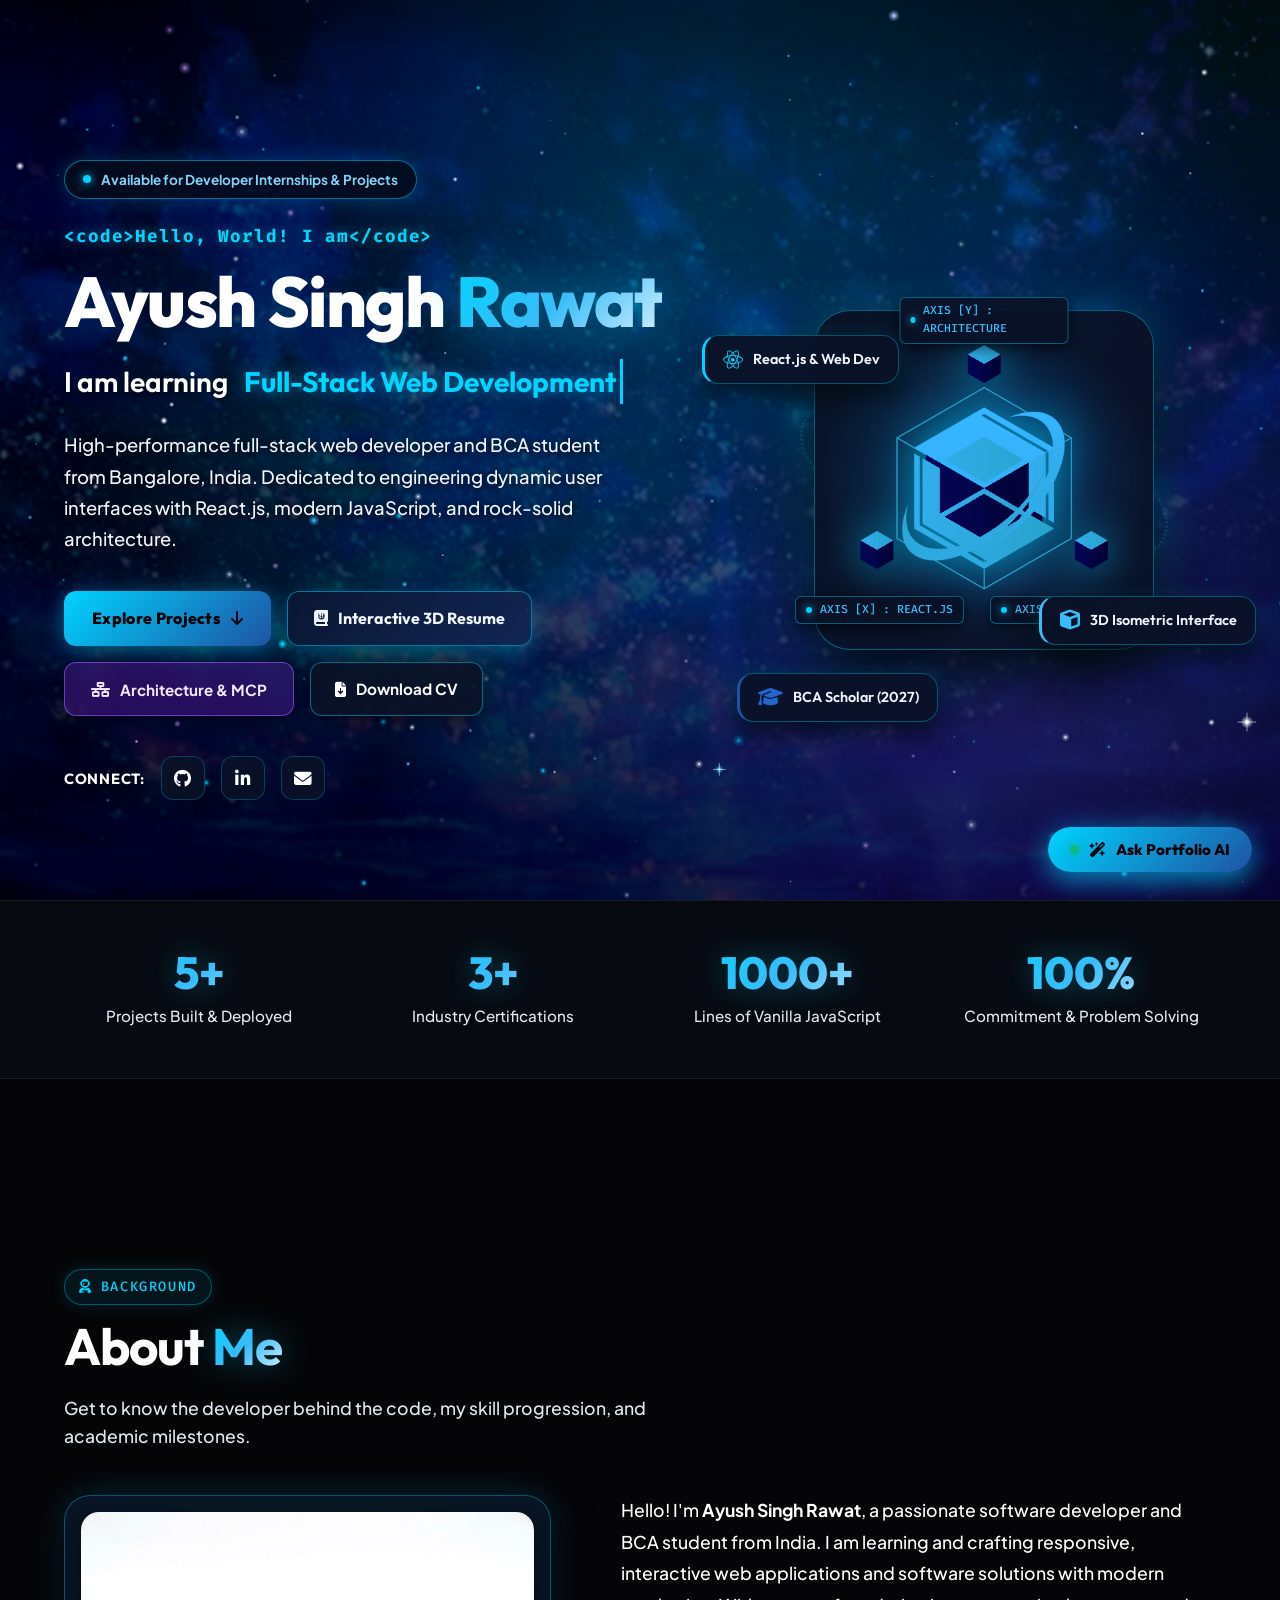
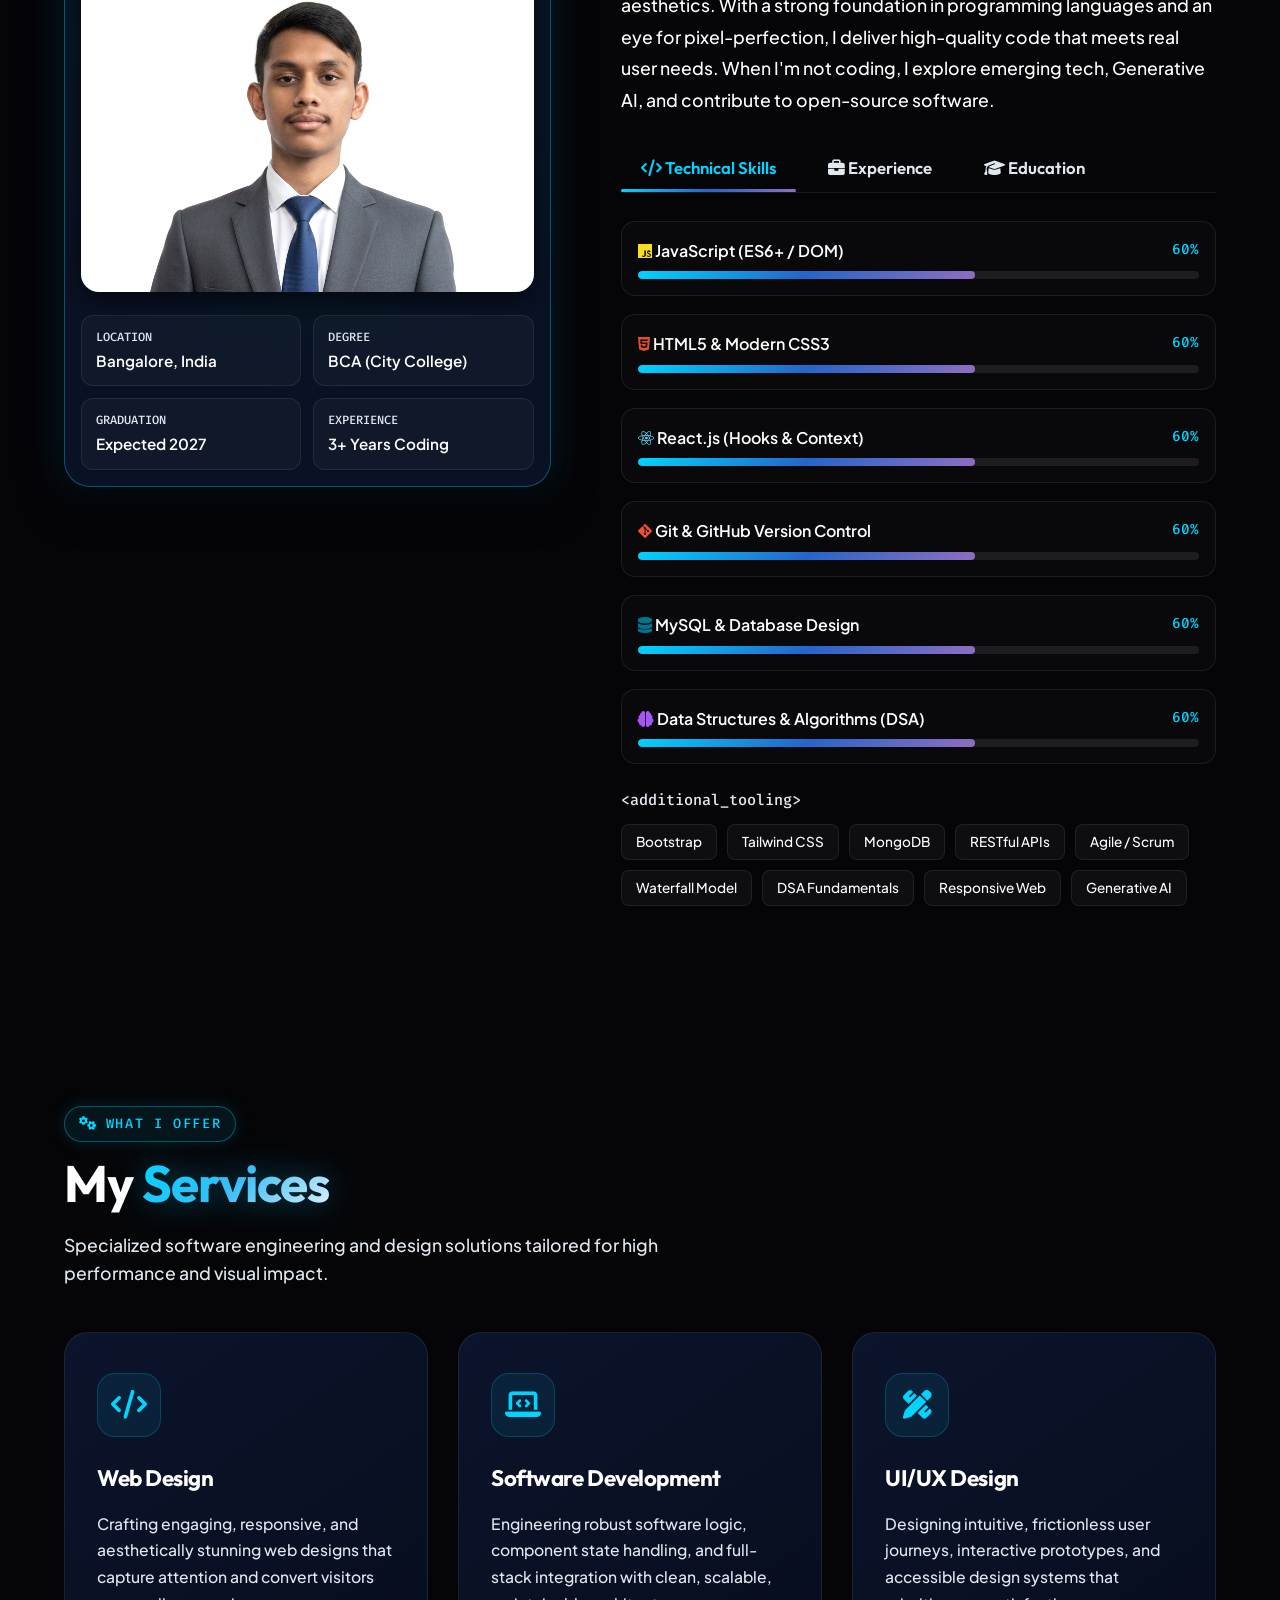
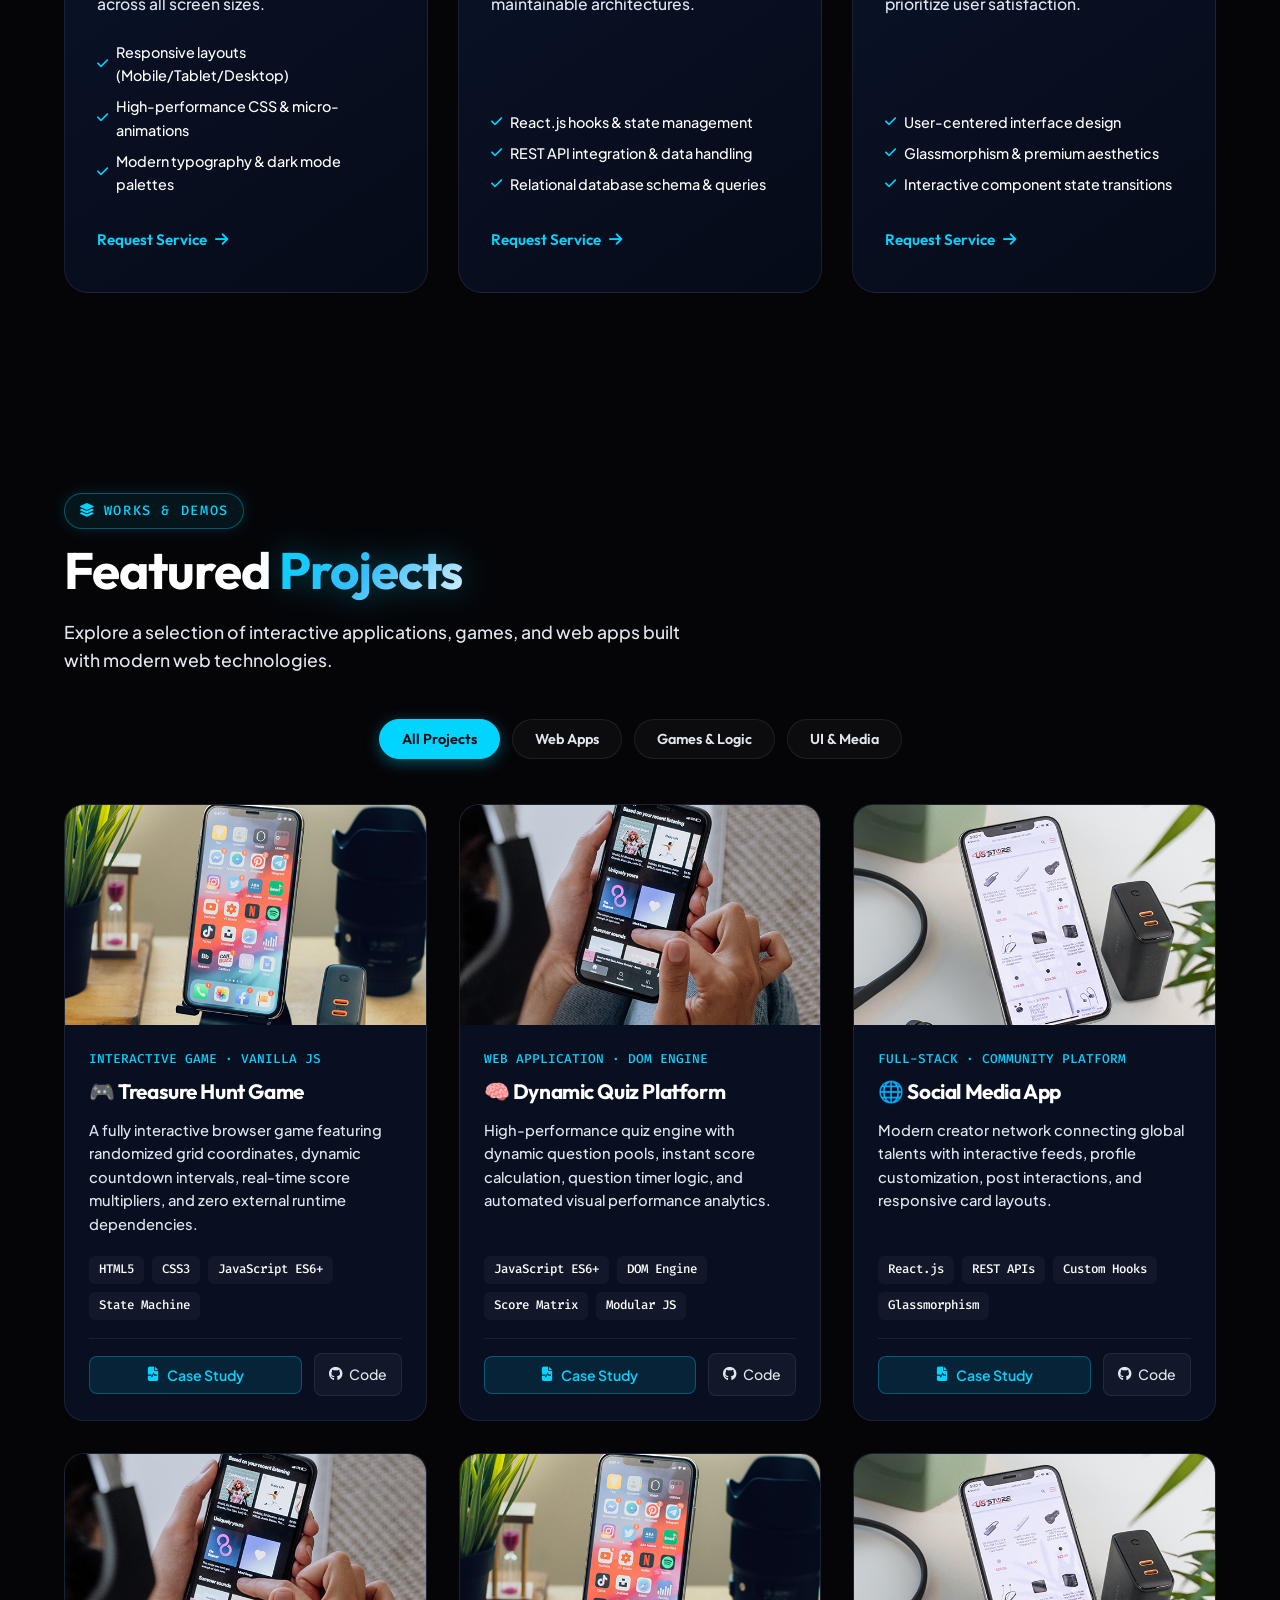
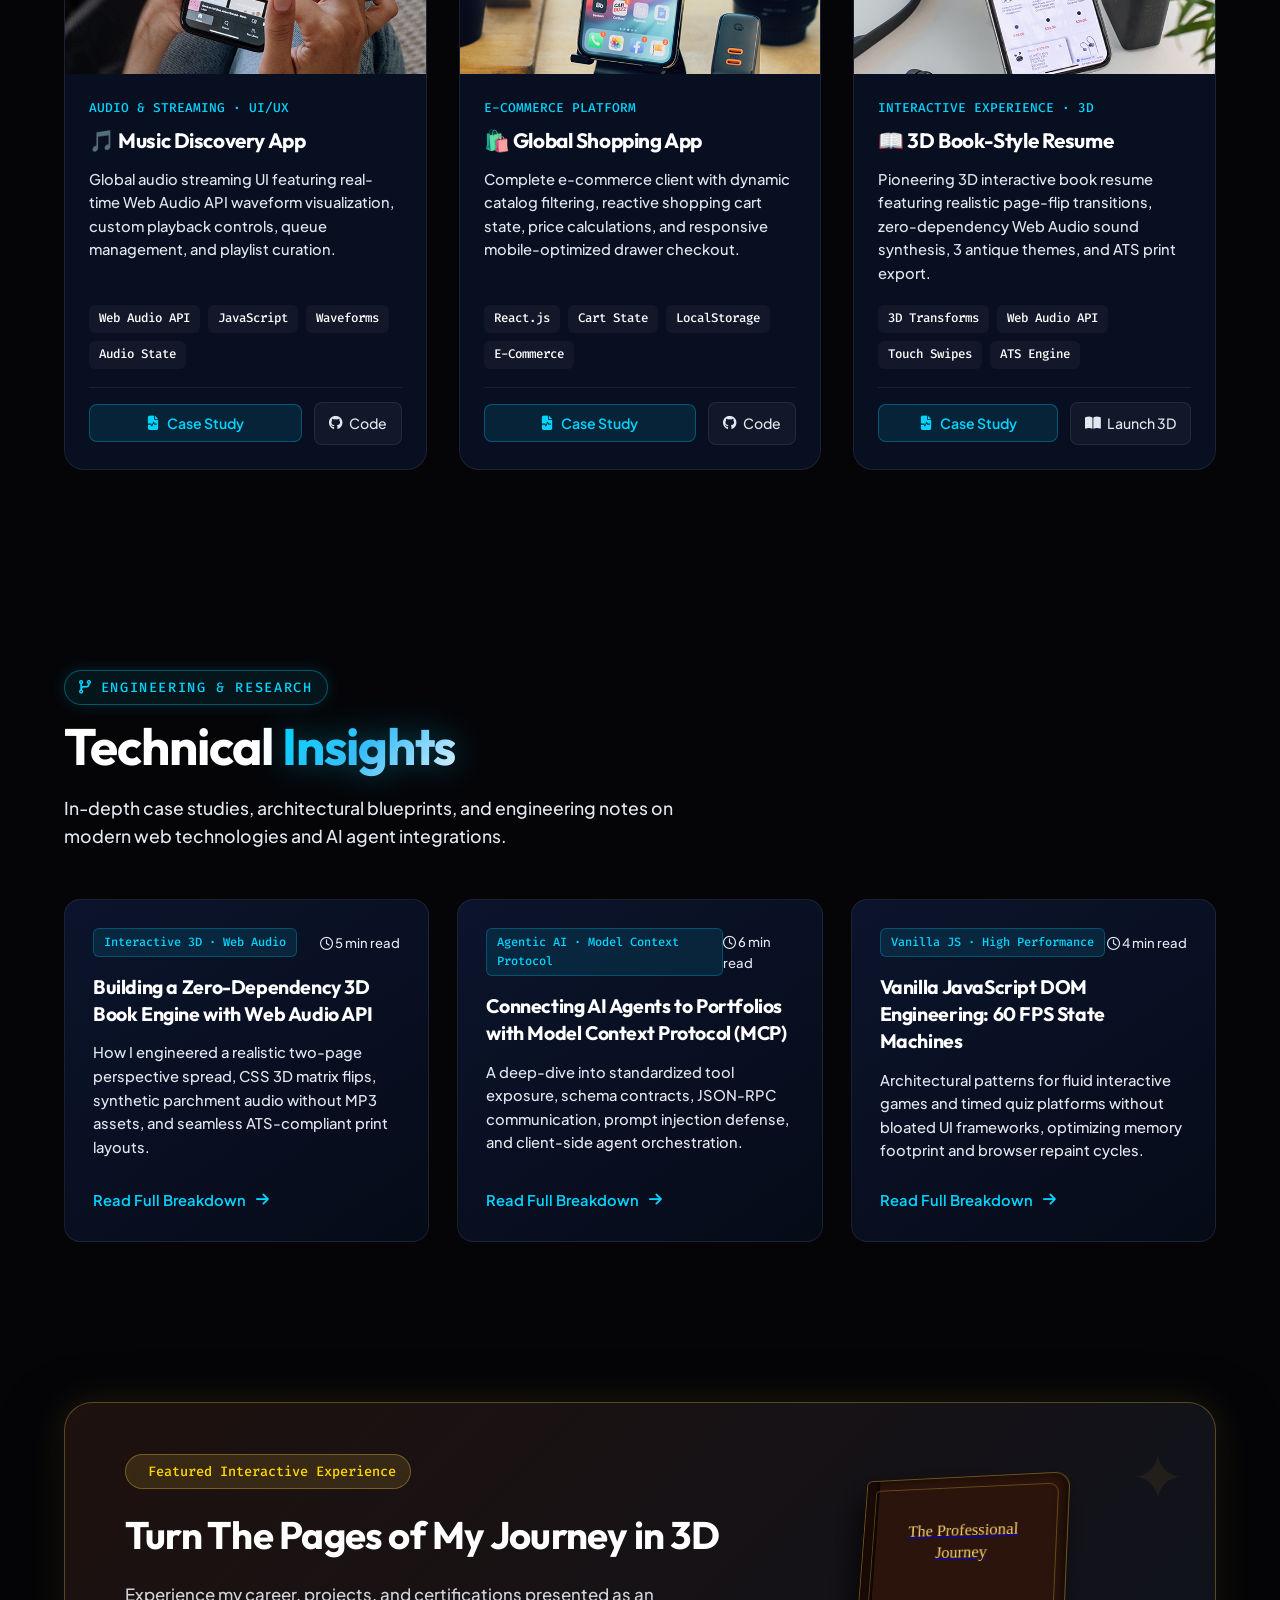
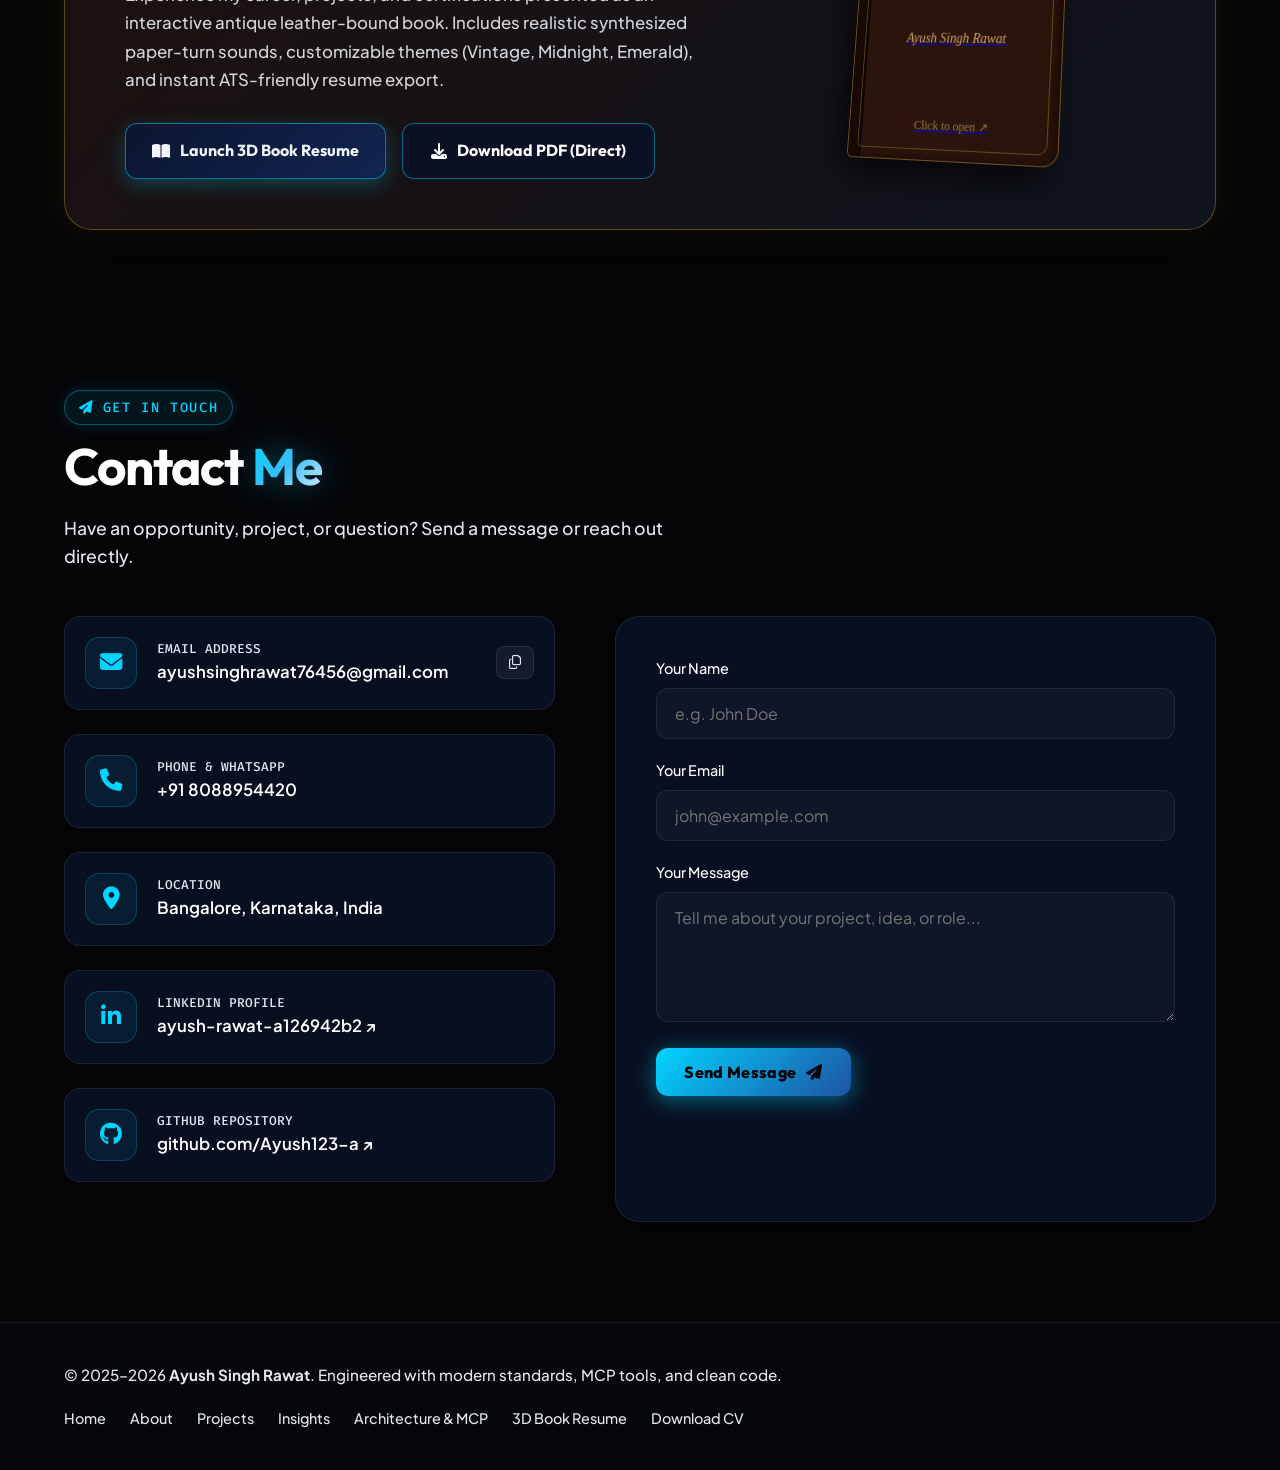
<file: index.html>
<!DOCTYPE html>
<html lang="en">
<head>
  <meta charset="UTF-8">
  <meta name="viewport" content="width=device-width, initial-scale=1.0">
  <title>Ayush Singh Rawat | Full-Stack Web Developer & BCA Portfolio</title>
  <meta name="description" content="Portfolio of Ayush Singh Rawat, a passionate Full-Stack Web Developer and BCA student based in Bangalore, India. Explore web apps, interactive projects, and interactive 3D book resume.">
  <meta name="keywords" content="Ayush Singh Rawat, Web Developer, Full-Stack Developer, React.js, Portfolio, Bangalore, JavaScript, Frontend Developer">
  <meta name="author" content="Ayush Singh Rawat">

  <!-- Open Graph -->
  <meta property="og:title" content="Ayush Singh Rawat | Full-Stack Developer Portfolio">
  <meta property="og:description" content="Explore projects, skills, services, and interactive 3D book resume by Ayush Singh Rawat.">
  <meta property="og:type" content="website">
  <meta property="og:image" content="assets/images/user.png">

  <!-- Favicon -->
  <link rel="icon" type="image/png" href="assets/images/cube-emblem-cosmic.png">

  <!-- Stylesheets -->
  <link rel="stylesheet" href="css/style.css">
  
  <!-- Font Awesome 6 -->
  <link rel="stylesheet" href="https://cdnjs.cloudflare.com/ajax/libs/font-awesome/6.5.1/css/all.min.css">
</head>
<body>

  <!-- Cosmic Interface Background & Starfield System -->
  <div class="cosmic-bg-layer" aria-hidden="true"></div>
  <canvas id="starfieldCanvas" class="starfield-canvas" aria-hidden="true"></canvas>

  <!-- Navigation Bar -->
  <header id="navbar">
    <div class="container nav-container">
      <a href="#hero" class="brand-logo" aria-label="Ayush Home">
        <img src="assets/images/cube-emblem-cosmic.png" alt="Ayush 3D Isometric Cube Logo" class="brand-cube-logo">
        <span class="brand-text">Ayush<span style="color: var(--primary);">.dev</span></span>
      </a>

      <ul class="nav-links" id="navLinks">
        <li><a href="#hero" class="active">Home</a></li>
        <li><a href="#about">About</a></li>
        <li><a href="#services">Services</a></li>
        <li><a href="#portfolio">Projects</a></li>
        <li><a href="#insights">Insights</a></li>
        <li><a href="#contact">Contact</a></li>
      </ul>

      <div class="nav-actions">
        <button id="openMcpModalNavBtn" class="btn-mcp-nav" title="Inspect System Architecture & Model Context Protocol (MCP)">
          <i class="fa-solid fa-cube"></i>
          <span>Architecture & MCP</span>
        </button>
        <a href="resume.html" class="btn-book-nav" title="Open Interactive 3D Book Resume">
          <i class="fa-solid fa-book-open"></i>
          <span>3D Book Resume</span>
        </a>
        <button class="mobile-menu-btn" id="mobileMenuBtn" aria-label="Toggle navigation menu">
          <i class="fa-solid fa-bars"></i>
        </button>
      </div>
    </div>
  </header>

  <!-- Hero Section -->
  <section id="hero">
    <div class="container hero-grid">
      <div class="hero-content">
        <div class="hero-badge">
          <span class="pulse-dot"></span>
          <span>Available for Developer Internships & Projects</span>
        </div>

        <p class="hero-greeting">&lt;code&gt;Hello, World! I am&lt;/code&gt;</p>
        <h1 class="hero-title">Ayush Singh <span class="gradient-text">Rawat</span></h1>

        <div class="hero-typed-wrapper">
          <span>I am learning</span>
          <span class="hero-typed-text" id="typedText"></span>
        </div>

        <p class="hero-description">
          High-performance full-stack web developer and BCA student from Bangalore, India. 
          Dedicated to engineering dynamic user interfaces with React.js, modern JavaScript, 
          and rock-solid architecture.
        </p>

        <div class="hero-buttons">
          <a href="#portfolio" class="btn-primary">
            <span>Explore Projects</span>
            <i class="fa-solid fa-arrow-down"></i>
          </a>
          <a href="resume.html" class="btn-special-book">
            <i class="fa-solid fa-book-journal-whills"></i>
            <span>Interactive 3D Resume</span>
          </a>
          <button id="heroMcpBtn" class="btn-secondary btn-mcp-hero" title="Inspect System Architecture & MCP">
            <i class="fa-solid fa-network-wired"></i>
            <span>Architecture & MCP</span>
          </button>
          <a href="assets/Ayush_Singh_Rawat_Resume.pdf" download="Ayush_Singh_Rawat_Resume.pdf" class="btn-ghost-cv" title="Download Official Resume PDF">
            <i class="fa-solid fa-file-arrow-down"></i>
            <span>Download CV</span>
          </a>
        </div>

        <div class="hero-socials">
          <span>CONNECT:</span>
          <a href="https://github.com/Ayush123-a" target="_blank" rel="noopener noreferrer" class="social-icon-btn" aria-label="GitHub">
            <i class="fa-brands fa-github"></i>
          </a>
          <a href="https://linkedin.com/in/ayush-rawat-a126942b2" target="_blank" rel="noopener noreferrer" class="social-icon-btn" aria-label="LinkedIn">
            <i class="fa-brands fa-linkedin-in"></i>
          </a>
          <a href="mailto:ayushsinghrawat76456@gmail.com" class="social-icon-btn" aria-label="Email Ayush">
            <i class="fa-solid fa-envelope"></i>
          </a>
        </div>
      </div>

      <!-- Hero Visual: 3D Isometric Hypercube Showcase & Switcher -->
      <div class="hero-visual">
        <!-- 3D Isometric Hypercube Showcase Stage -->
        <div class="cube-stage-3d" id="cubeStage">
          <div class="cube-orbital-backdrop" aria-hidden="true">
            <div class="orbital-glow-ring"></div>
            <div class="orbital-laser-track"></div>
          </div>
          
          <div class="cube-emblem-wrapper" id="cubeEmblemCard" title="Interactive 3D Hypercube Interface">
            <img src="assets/images/cube-emblem-cosmic.png" alt="3D Isometric Hypercube System Emblem" class="cube-hero-emblem">
            
            <!-- Satellite Axis Markers -->
            <div class="satellite-marker marker-top">
              <span class="marker-dot"></span>
              <span class="marker-tag">AXIS [Y] : ARCHITECTURE</span>
            </div>
            <div class="satellite-marker marker-left">
              <span class="marker-dot"></span>
              <span class="marker-tag">AXIS [X] : REACT.JS</span>
            </div>
            <div class="satellite-marker marker-right">
              <span class="marker-dot"></span>
              <span class="marker-tag">AXIS [Z] : MCP SYSTEM</span>
            </div>
          </div>
        </div>

        <!-- Floating Badges in Cosmic Cyan & Starlight Theme -->
        <div class="floating-chip chip-react">
          <i class="fa-brands fa-react" style="color: #00d4ff;"></i>
          <span>React.js & Web Dev</span>
        </div>

        <div class="floating-chip chip-cube">
          <i class="fa-solid fa-cube" style="color: #38bdf8;"></i>
          <span>3D Isometric Interface</span>
        </div>

        <div class="floating-chip chip-bca">
          <i class="fa-solid fa-graduation-cap" style="color: #2565cb;"></i>
          <span>BCA Scholar (2027)</span>
        </div>
      </div>
    </div>
  </section>

  <!-- Stats Strip -->
  <section class="stats-strip">
    <div class="container stats-grid">
      <div class="stat-item">
        <div class="stat-number gradient-text">5+</div>
        <div class="stat-label">Projects Built & Deployed</div>
      </div>
      <div class="stat-item">
        <div class="stat-number gradient-cyan">3+</div>
        <div class="stat-label">Industry Certifications</div>
      </div>
      <div class="stat-item">
        <div class="stat-number gradient-text">1000+</div>
        <div class="stat-label">Lines of Vanilla JavaScript</div>
      </div>
      <div class="stat-item">
        <div class="stat-number gradient-cyan">100%</div>
        <div class="stat-label">Commitment & Problem Solving</div>
      </div>
    </div>
  </section>

  <!-- About Me Section -->
  <section id="about">
    <div class="container">
      <div class="section-tag"><i class="fa-solid fa-user-astronaut"></i> Background</div>
      <h2 class="section-title">About <span class="gradient-text">Me</span></h2>
      <p class="section-desc">Get to know the developer behind the code, my skill progression, and academic milestones.</p>

      <div class="about-grid">
        <!-- Left: Image Card with Quick Info -->
        <div class="about-image-card">
          <img src="assets/images/user.png" alt="Ayush Singh Rawat">
          <div class="about-quick-info">
            <div class="quick-box">
              <div class="quick-box-label">Location</div>
              <div class="quick-box-val">Bangalore, India</div>
            </div>
            <div class="quick-box">
              <div class="quick-box-label">Degree</div>
              <div class="quick-box-val">BCA (City College)</div>
            </div>
            <div class="quick-box">
              <div class="quick-box-label">Graduation</div>
              <div class="quick-box-val">Expected 2027</div>
            </div>
            <div class="quick-box">
              <div class="quick-box-label">Experience</div>
              <div class="quick-box-val">3+ Years Coding</div>
            </div>
          </div>
        </div>

        <!-- Right: Bio & Interactive Tabs -->
        <div class="about-details">
          <p class="about-bio-text">
            Hello! I'm <strong>Ayush Singh Rawat</strong>, a passionate software developer and BCA student from India. 
            I am learning and crafting responsive, interactive web applications and software solutions with modern aesthetics. 
            With a strong foundation in programming languages and an eye for pixel-perfection, I deliver high-quality code 
            that meets real user needs. When I'm not coding, I explore emerging tech, Generative AI, and contribute to open-source software.
          </p>

          <!-- Interactive Tab Header -->
          <div class="about-tab-header">
            <button class="tab-btn active" data-tab="tab-skills">
              <i class="fa-solid fa-code"></i> Technical Skills
            </button>
            <button class="tab-btn" data-tab="tab-experience">
              <i class="fa-solid fa-briefcase"></i> Experience
            </button>
            <button class="tab-btn" data-tab="tab-education">
              <i class="fa-solid fa-graduation-cap"></i> Education
            </button>
          </div>

          <!-- Tab Content 1: Skills -->
          <div class="tab-pane active" id="tab-skills">
            <div class="skills-showcase">
              <div class="skill-bar-item">
                <div class="skill-bar-top">
                  <span class="skill-name"><i class="fa-brands fa-js" style="color:#f7df1e;"></i> JavaScript (ES6+ / DOM)</span>
                  <span class="skill-pct">60%</span>
                </div>
                <div class="skill-track">
                  <div class="skill-progress" data-width="60" style="width: 60%;"></div>
                </div>
              </div>

              <div class="skill-bar-item">
                <div class="skill-bar-top">
                  <span class="skill-name"><i class="fa-brands fa-html5" style="color:#e34f26;"></i> HTML5 & Modern CSS3</span>
                  <span class="skill-pct">60%</span>
                </div>
                <div class="skill-track">
                  <div class="skill-progress" data-width="60" style="width: 60%;"></div>
                </div>
              </div>

              <div class="skill-bar-item">
                <div class="skill-bar-top">
                  <span class="skill-name"><i class="fa-brands fa-react" style="color:#61dafb;"></i> React.js (Hooks & Context)</span>
                  <span class="skill-pct">60%</span>
                </div>
                <div class="skill-track">
                  <div class="skill-progress" data-width="60" style="width: 60%;"></div>
                </div>
              </div>

              <div class="skill-bar-item">
                <div class="skill-bar-top">
                  <span class="skill-name"><i class="fa-brands fa-git-alt" style="color:#f05032;"></i> Git & GitHub Version Control</span>
                  <span class="skill-pct">60%</span>
                </div>
                <div class="skill-track">
                  <div class="skill-progress" data-width="60" style="width: 60%;"></div>
                </div>
              </div>

              <div class="skill-bar-item">
                <div class="skill-bar-top">
                  <span class="skill-name"><i class="fa-solid fa-database" style="color:#00758f;"></i> MySQL & Database Design</span>
                  <span class="skill-pct">60%</span>
                </div>
                <div class="skill-track">
                  <div class="skill-progress" data-width="60" style="width: 60%;"></div>
                </div>
              </div>

              <div class="skill-bar-item">
                <div class="skill-bar-top">
                  <span class="skill-name"><i class="fa-solid fa-brain" style="color:#a855f7;"></i> Data Structures & Algorithms (DSA)</span>
                  <span class="skill-pct">60%</span>
                </div>
                <div class="skill-track">
                  <div class="skill-progress" data-width="60" style="width: 60%;"></div>
                </div>
              </div>
            </div>

            <div class="skill-chips-group">
              <div class="chips-title">&lt;additional_tooling&gt;</div>
              <div class="chips-cloud">
                <span class="tech-chip">Bootstrap</span>
                <span class="tech-chip">Tailwind CSS</span>
                <span class="tech-chip">MongoDB</span>
                <span class="tech-chip">RESTful APIs</span>
                <span class="tech-chip">Agile / Scrum</span>
                <span class="tech-chip">Waterfall Model</span>
                <span class="tech-chip">DSA Fundamentals</span>
                <span class="tech-chip">Responsive Web</span>
                <span class="tech-chip">Generative AI</span>
              </div>
            </div>
          </div>

          <!-- Tab Content 2: Experience -->
          <div class="tab-pane" id="tab-experience">
            <div class="timeline">
              <div class="timeline-item">
                <div class="timeline-marker"></div>
                <div class="timeline-period">2024 — CURRENT</div>
                <h4 class="timeline-title">Full-Stack Web Development</h4>
                <div class="timeline-subtitle">Independent Projects & Open Source</div>
                <p class="timeline-desc">
                  Building responsive, dynamic web applications with React.js, advanced DOM manipulation, and interactive state management. Engineering games, quiz platforms, and modern web architectures.
                </p>
              </div>

              <div class="timeline-item">
                <div class="timeline-marker"></div>
                <div class="timeline-period">2021 — 2024</div>
                <h4 class="timeline-title">Software Development Foundations</h4>
                <div class="timeline-subtitle">Self-Directed Learning & Covid-19 Transition</div>
                <p class="timeline-desc">
                  Began programming during 2021, mastering core computer science principles, JavaScript ES6+, data structures, algorithms, and web standards through hands-on tutorials and continuous practice.
                </p>
              </div>
            </div>
          </div>

          <!-- Tab Content 3: Education -->
          <div class="tab-pane" id="tab-education">
            <div class="timeline">
              <div class="timeline-item">
                <div class="timeline-marker"></div>
                <div class="timeline-period">2024 — 2027 (EXPECTED)</div>
                <h4 class="timeline-title">Bachelor of Computer Applications (BCA)</h4>
                <div class="timeline-subtitle">City College, Bangalore University</div>
                <p class="timeline-desc">
                  Relevant Coursework: Data Structures & Algorithms (DSA), Database Management Systems (DBMS), Operating Systems, Computer Networks, Software Engineering & SDLC.
                </p>
              </div>

              <div class="timeline-item">
                <div class="timeline-marker"></div>
                <div class="timeline-period">2022 — 2024</div>
                <h4 class="timeline-title">Senior Secondary (12th Grade)</h4>
                <div class="timeline-subtitle">National College, Basavanagudi</div>
                <p class="timeline-desc">Completed pre-university education with strong academic standing in science and mathematics.</p>
              </div>

              <div class="timeline-item">
                <div class="timeline-marker"></div>
                <div class="timeline-period">2022</div>
                <h4 class="timeline-title">Secondary School (10th Grade)</h4>
                <div class="timeline-subtitle">Sacred Heart Boy's School</div>
                <p class="timeline-desc">Successfully completed foundational high school schooling.</p>
              </div>
            </div>
          </div>
        </div>
      </div>
    </div>
  </section>

  <!-- Services Section -->
  <section id="services">
    <div class="container">
      <div class="section-tag"><i class="fa-solid fa-gears"></i> What I Offer</div>
      <h2 class="section-title">My <span class="gradient-text">Services</span></h2>
      <p class="section-desc">Specialized software engineering and design solutions tailored for high performance and visual impact.</p>

      <div class="services-grid">
        <div class="service-card">
          <div class="service-icon-box">
            <i class="fa-solid fa-code"></i>
          </div>
          <h3 class="service-title">Web Design</h3>
          <p class="service-desc">
            Crafting engaging, responsive, and aesthetically stunning web designs that capture attention and convert visitors across all screen sizes.
          </p>
          <ul class="service-features">
            <li><i class="fa-solid fa-check"></i> Responsive layouts (Mobile/Tablet/Desktop)</li>
            <li><i class="fa-solid fa-check"></i> High-performance CSS & micro-animations</li>
            <li><i class="fa-solid fa-check"></i> Modern typography & dark mode palettes</li>
          </ul>
          <a href="#contact" class="service-link"><span>Request Service</span> <i class="fa-solid fa-arrow-right"></i></a>
        </div>

        <div class="service-card">
          <div class="service-icon-box">
            <i class="fa-solid fa-laptop-code"></i>
          </div>
          <h3 class="service-title">Software Development</h3>
          <p class="service-desc">
            Engineering robust software logic, component state handling, and full-stack integration with clean, scalable, maintainable architectures.
          </p>
          <ul class="service-features">
            <li><i class="fa-solid fa-check"></i> React.js hooks & state management</li>
            <li><i class="fa-solid fa-check"></i> REST API integration & data handling</li>
            <li><i class="fa-solid fa-check"></i> Relational database schema & queries</li>
          </ul>
          <a href="#contact" class="service-link"><span>Request Service</span> <i class="fa-solid fa-arrow-right"></i></a>
        </div>

        <div class="service-card">
          <div class="service-icon-box">
            <i class="fa-solid fa-pen-ruler"></i>
          </div>
          <h3 class="service-title">UI/UX Design</h3>
          <p class="service-desc">
            Designing intuitive, frictionless user journeys, interactive prototypes, and accessible design systems that prioritize user satisfaction.
          </p>
          <ul class="service-features">
            <li><i class="fa-solid fa-check"></i> User-centered interface design</li>
            <li><i class="fa-solid fa-check"></i> Glassmorphism & premium aesthetics</li>
            <li><i class="fa-solid fa-check"></i> Interactive component state transitions</li>
          </ul>
          <a href="#contact" class="service-link"><span>Request Service</span> <i class="fa-solid fa-arrow-right"></i></a>
        </div>
      </div>
    </div>
  </section>

  <!-- Portfolio / Projects Section -->
  <section id="portfolio">
    <div class="container">
      <div class="section-tag"><i class="fa-solid fa-layer-group"></i> Works & Demos</div>
      <h2 class="section-title">Featured <span class="gradient-text">Projects</span></h2>
      <p class="section-desc">Explore a selection of interactive applications, games, and web apps built with modern web technologies.</p>

      <!-- Category Filter -->
      <div class="portfolio-filter">
        <button class="filter-btn active" data-filter="all">All Projects</button>
        <button class="filter-btn" data-filter="web-app">Web Apps</button>
        <button class="filter-btn" data-filter="game-logic">Games & Logic</button>
        <button class="filter-btn" data-filter="ui-services">UI & Media</button>
      </div>

      <div class="projects-grid">
        <!-- Project 1: Treasure Hunt Game -->
        <div class="project-card" data-category="game-logic" data-project="treasure-hunt">
          <div class="project-thumb">
            <img src="assets/images/work-1.png" alt="Treasure Hunt Game">
            <div class="project-overlay">
              <a href="https://github.com/Ayush123-a" target="_blank" rel="noopener noreferrer" class="overlay-btn" title="View Source on GitHub">
                <i class="fa-brands fa-github"></i>
              </a>
              <button class="overlay-btn open-case-study" data-project="treasure-hunt" title="Read Architectural Case Study">
                <i class="fa-solid fa-arrow-up-right-from-square"></i>
              </button>
            </div>
          </div>
          <div class="project-info">
            <span class="project-category">Interactive Game · Vanilla JS</span>
            <h3 class="project-title">🎮 Treasure Hunt Game</h3>
            <p class="project-description">
              A fully interactive browser game featuring randomized grid coordinates, dynamic countdown intervals, real-time score multipliers, and zero external runtime dependencies.
            </p>
            <div class="project-tags">
              <span class="project-tag">HTML5</span>
              <span class="project-tag">CSS3</span>
              <span class="project-tag">JavaScript ES6+</span>
              <span class="project-tag">State Machine</span>
            </div>
            <div class="project-actions-bar">
              <button class="btn-case-study open-case-study" data-project="treasure-hunt">
                <i class="fa-solid fa-file-waveform"></i>
                <span>Case Study</span>
              </button>
              <a href="https://github.com/Ayush123-a" target="_blank" rel="noopener noreferrer" class="btn-project-source" title="View GitHub Source">
                <i class="fa-brands fa-github"></i>
                <span>Code</span>
              </a>
            </div>
          </div>
        </div>

        <!-- Project 2: Dynamic Quiz Application -->
        <div class="project-card" data-category="web-app game-logic" data-project="quiz-platform">
          <div class="project-thumb">
            <img src="assets/images/work-2.png" alt="Dynamic Quiz Application">
            <div class="project-overlay">
              <a href="https://github.com/Ayush123-a" target="_blank" rel="noopener noreferrer" class="overlay-btn" title="GitHub Code">
                <i class="fa-brands fa-github"></i>
              </a>
              <button class="overlay-btn open-case-study" data-project="quiz-platform" title="Read Architectural Case Study">
                <i class="fa-solid fa-arrow-up-right-from-square"></i>
              </button>
            </div>
          </div>
          <div class="project-info">
            <span class="project-category">Web Application · DOM Engine</span>
            <h3 class="project-title">🧠 Dynamic Quiz Platform</h3>
            <p class="project-description">
              High-performance quiz engine with dynamic question pools, instant score calculation, question timer logic, and automated visual performance analytics.
            </p>
            <div class="project-tags">
              <span class="project-tag">JavaScript ES6+</span>
              <span class="project-tag">DOM Engine</span>
              <span class="project-tag">Score Matrix</span>
              <span class="project-tag">Modular JS</span>
            </div>
            <div class="project-actions-bar">
              <button class="btn-case-study open-case-study" data-project="quiz-platform">
                <i class="fa-solid fa-file-waveform"></i>
                <span>Case Study</span>
              </button>
              <a href="https://github.com/Ayush123-a" target="_blank" rel="noopener noreferrer" class="btn-project-source" title="View GitHub Source">
                <i class="fa-brands fa-github"></i>
                <span>Code</span>
              </a>
            </div>
          </div>
        </div>

        <!-- Project 3: Social Media App -->
        <div class="project-card" data-category="web-app ui-services" data-project="social-media-app">
          <div class="project-thumb">
            <img src="assets/images/work-3.png" alt="Social Media App">
            <div class="project-overlay">
              <a href="https://github.com/Ayush123-a" target="_blank" rel="noopener noreferrer" class="overlay-btn" title="GitHub Code">
                <i class="fa-brands fa-github"></i>
              </a>
              <button class="overlay-btn open-case-study" data-project="social-media-app" title="Read Architectural Case Study">
                <i class="fa-solid fa-arrow-up-right-from-square"></i>
              </button>
            </div>
          </div>
          <div class="project-info">
            <span class="project-category">Full-Stack · Community Platform</span>
            <h3 class="project-title">🌐 Social Media App</h3>
            <p class="project-description">
              Modern creator network connecting global talents with interactive feeds, profile customization, post interactions, and responsive card layouts.
            </p>
            <div class="project-tags">
              <span class="project-tag">React.js</span>
              <span class="project-tag">REST APIs</span>
              <span class="project-tag">Custom Hooks</span>
              <span class="project-tag">Glassmorphism</span>
            </div>
            <div class="project-actions-bar">
              <button class="btn-case-study open-case-study" data-project="social-media-app">
                <i class="fa-solid fa-file-waveform"></i>
                <span>Case Study</span>
              </button>
              <a href="https://github.com/Ayush123-a" target="_blank" rel="noopener noreferrer" class="btn-project-source" title="View GitHub Source">
                <i class="fa-brands fa-github"></i>
                <span>Code</span>
              </a>
            </div>
          </div>
        </div>

        <!-- Project 4: Music Streaming App -->
        <div class="project-card" data-category="web-app ui-services" data-project="music-discovery-app">
          <div class="project-thumb">
            <img src="assets/images/work-2.png" alt="Music App">
            <div class="project-overlay">
              <a href="https://github.com/Ayush123-a" target="_blank" rel="noopener noreferrer" class="overlay-btn" title="GitHub Code">
                <i class="fa-brands fa-github"></i>
              </a>
              <button class="overlay-btn open-case-study" data-project="music-discovery-app" title="Read Architectural Case Study">
                <i class="fa-solid fa-arrow-up-right-from-square"></i>
              </button>
            </div>
          </div>
          <div class="project-info">
            <span class="project-category">Audio & Streaming · UI/UX</span>
            <h3 class="project-title">🎵 Music Discovery App</h3>
            <p class="project-description">
              Global audio streaming UI featuring real-time Web Audio API waveform visualization, custom playback controls, queue management, and playlist curation.
            </p>
            <div class="project-tags">
              <span class="project-tag">Web Audio API</span>
              <span class="project-tag">JavaScript</span>
              <span class="project-tag">Waveforms</span>
              <span class="project-tag">Audio State</span>
            </div>
            <div class="project-actions-bar">
              <button class="btn-case-study open-case-study" data-project="music-discovery-app">
                <i class="fa-solid fa-file-waveform"></i>
                <span>Case Study</span>
              </button>
              <a href="https://github.com/Ayush123-a" target="_blank" rel="noopener noreferrer" class="btn-project-source" title="View GitHub Source">
                <i class="fa-brands fa-github"></i>
                <span>Code</span>
              </a>
            </div>
          </div>
        </div>

        <!-- Project 5: Online Shopping / E-Commerce -->
        <div class="project-card" data-category="web-app" data-project="global-shopping-app">
          <div class="project-thumb">
            <img src="assets/images/work-1.png" alt="Online Shopping App">
            <div class="project-overlay">
              <a href="https://github.com/Ayush123-a" target="_blank" rel="noopener noreferrer" class="overlay-btn" title="GitHub Code">
                <i class="fa-brands fa-github"></i>
              </a>
              <button class="overlay-btn open-case-study" data-project="global-shopping-app" title="Read Architectural Case Study">
                <i class="fa-solid fa-arrow-up-right-from-square"></i>
              </button>
            </div>
          </div>
          <div class="project-info">
            <span class="project-category">E-Commerce Platform</span>
            <h3 class="project-title">🛍️ Global Shopping App</h3>
            <p class="project-description">
              Complete e-commerce client with dynamic catalog filtering, reactive shopping cart state, price calculations, and responsive mobile-optimized drawer checkout.
            </p>
            <div class="project-tags">
              <span class="project-tag">React.js</span>
              <span class="project-tag">Cart State</span>
              <span class="project-tag">LocalStorage</span>
              <span class="project-tag">E-Commerce</span>
            </div>
            <div class="project-actions-bar">
              <button class="btn-case-study open-case-study" data-project="global-shopping-app">
                <i class="fa-solid fa-file-waveform"></i>
                <span>Case Study</span>
              </button>
              <a href="https://github.com/Ayush123-a" target="_blank" rel="noopener noreferrer" class="btn-project-source" title="View GitHub Source">
                <i class="fa-brands fa-github"></i>
                <span>Code</span>
              </a>
            </div>
          </div>
        </div>

        <!-- Project 6: Interactive 3D Book Resume -->
        <div class="project-card" data-category="web-app ui-services" data-project="book-resume">
          <div class="project-thumb">
            <img src="assets/images/work-3.png" alt="Interactive 3D Book Resume">
            <div class="project-overlay">
              <a href="resume.html" class="overlay-btn" title="Launch 3D Book Resume">
                <i class="fa-solid fa-book-open"></i>
              </a>
              <button class="overlay-btn open-case-study" data-project="book-resume" title="Read Architectural Case Study">
                <i class="fa-solid fa-arrow-up-right-from-square"></i>
              </button>
            </div>
          </div>
          <div class="project-info">
            <span class="project-category">Interactive Experience · 3D</span>
            <h3 class="project-title">📖 3D Book-Style Resume</h3>
            <p class="project-description">
              Pioneering 3D interactive book resume featuring realistic page-flip transitions, zero-dependency Web Audio sound synthesis, 3 antique themes, and ATS print export.
            </p>
            <div class="project-tags">
              <span class="project-tag">3D Transforms</span>
              <span class="project-tag">Web Audio API</span>
              <span class="project-tag">Touch Swipes</span>
              <span class="project-tag">ATS Engine</span>
            </div>
            <div class="project-actions-bar">
              <button class="btn-case-study open-case-study" data-project="book-resume">
                <i class="fa-solid fa-file-waveform"></i>
                <span>Case Study</span>
              </button>
              <a href="resume.html" class="btn-project-demo" title="Launch 3D Experience">
                <i class="fa-solid fa-book-open"></i>
                <span>Launch 3D</span>
              </a>
            </div>
          </div>
        </div>
      </div>
    </div>
  </section>

  <!-- Engineering Insights & Technical Blog Section -->
  <section id="insights">
    <div class="container">
      <div class="section-tag"><i class="fa-solid fa-code-branch"></i> Engineering & Research</div>
      <h2 class="section-title">Technical <span class="gradient-text">Insights</span></h2>
      <p class="section-desc">In-depth case studies, architectural blueprints, and engineering notes on modern web technologies and AI agent integrations.</p>

      <div class="insights-grid">
        <!-- Article 1 -->
        <article class="insight-card" data-article="3d-book-engine">
          <div class="insight-meta">
            <span class="insight-tag">Interactive 3D · Web Audio</span>
            <span class="insight-read-time"><i class="fa-regular fa-clock"></i> 5 min read</span>
          </div>
          <h3 class="insight-title">Building a Zero-Dependency 3D Book Engine with Web Audio API</h3>
          <p class="insight-excerpt">
            How I engineered a realistic two-page perspective spread, CSS 3D matrix flips, synthetic parchment audio without MP3 assets, and seamless ATS-compliant print layouts.
          </p>
          <div class="insight-footer">
            <button class="btn-read-insight open-article-btn" data-article="3d-book-engine">
              <span>Read Full Breakdown</span>
              <i class="fa-solid fa-arrow-right"></i>
            </button>
          </div>
        </article>

        <!-- Article 2 -->
        <article class="insight-card" data-article="mcp-portfolio-agent">
          <div class="insight-meta">
            <span class="insight-tag">Agentic AI · Model Context Protocol</span>
            <span class="insight-read-time"><i class="fa-regular fa-clock"></i> 6 min read</span>
          </div>
          <h3 class="insight-title">Connecting AI Agents to Portfolios with Model Context Protocol (MCP)</h3>
          <p class="insight-excerpt">
            A deep-dive into standardized tool exposure, schema contracts, JSON-RPC communication, prompt injection defense, and client-side agent orchestration.
          </p>
          <div class="insight-footer">
            <button class="btn-read-insight open-article-btn" data-article="mcp-portfolio-agent">
              <span>Read Full Breakdown</span>
              <i class="fa-solid fa-arrow-right"></i>
            </button>
          </div>
        </article>

        <!-- Article 3 -->
        <article class="insight-card" data-article="dom-game-engineering">
          <div class="insight-meta">
            <span class="insight-tag">Vanilla JS · High Performance</span>
            <span class="insight-read-time"><i class="fa-regular fa-clock"></i> 4 min read</span>
          </div>
          <h3 class="insight-title">Vanilla JavaScript DOM Engineering: 60 FPS State Machines</h3>
          <p class="insight-excerpt">
            Architectural patterns for fluid interactive games and timed quiz platforms without bloated UI frameworks, optimizing memory footprint and browser repaint cycles.
          </p>
          <div class="insight-footer">
            <button class="btn-read-insight open-article-btn" data-article="dom-game-engineering">
              <span>Read Full Breakdown</span>
              <i class="fa-solid fa-arrow-right"></i>
            </button>
          </div>
        </article>
      </div>
    </div>
  </section>

  <!-- Interactive 3D Resume Teaser Banner -->
  <section class="resume-banner-section">
    <div class="container">
      <div class="book-teaser-card">
        <div class="teaser-text-content">
          <div class="teaser-badge">
            <i class="fa-solid fa-book-sparkles"></i>
            <span>Featured Interactive Experience</span>
          </div>
          <h2 class="teaser-title">Turn The Pages of My Journey in 3D</h2>
          <p class="teaser-desc">
            Experience my career, projects, and certifications presented as an interactive antique leather-bound book. 
            Includes realistic synthesized paper-turn sounds, customizable themes (Vintage, Midnight, Emerald), 
            and instant ATS-friendly resume export.
          </p>
          <div class="teaser-actions">
            <a href="resume.html" class="btn-special-book">
              <i class="fa-solid fa-book-open"></i>
              <span>Launch 3D Book Resume</span>
            </a>
            <a href="assets/Ayush_Singh_Rawat_Resume.pdf" download="Ayush_Singh_Rawat_Resume.pdf" class="btn-secondary">
              <i class="fa-solid fa-download"></i>
              <span>Download PDF (Direct)</span>
            </a>
          </div>
        </div>

        <div class="book-preview-stack">
          <a href="resume.html" class="mini-book-3d" title="Click to open 3D Book Resume">
            <div class="mini-book-spine"></div>
            <div class="mini-book-gold-border"></div>
            <div class="mini-book-title">The Professional Journey</div>
            <div class="mini-book-sub">Ayush Singh Rawat</div>
            <div class="mini-book-foot">Click to open ↗</div>
          </a>
        </div>
      </div>
    </div>
  </section>

  <!-- Contact Me Section -->
  <section id="contact">
    <div class="container">
      <div class="section-tag"><i class="fa-solid fa-paper-plane"></i> Get In Touch</div>
      <h2 class="section-title">Contact <span class="gradient-text">Me</span></h2>
      <p class="section-desc">Have an opportunity, project, or question? Send a message or reach out directly.</p>

      <div class="contact-grid">
        <!-- Contact Information -->
        <div class="contact-info-list">
          <div class="contact-card-item">
            <div class="contact-card-icon">
              <i class="fa-solid fa-envelope"></i>
            </div>
            <div>
              <div class="contact-card-label">Email Address</div>
              <a href="mailto:ayushsinghrawat76456@gmail.com" class="contact-card-val">ayushsinghrawat76456@gmail.com</a>
            </div>
            <button class="copy-btn" id="copyEmailBtn" title="Copy email address">
              <i class="fa-regular fa-copy"></i>
            </button>
          </div>

          <div class="contact-card-item">
            <div class="contact-card-icon">
              <i class="fa-solid fa-phone"></i>
            </div>
            <div>
              <div class="contact-card-label">Phone & WhatsApp</div>
              <a href="tel:+918088954420" class="contact-card-val">+91 8088954420</a>
            </div>
          </div>

          <div class="contact-card-item">
            <div class="contact-card-icon">
              <i class="fa-solid fa-location-dot"></i>
            </div>
            <div>
              <div class="contact-card-label">Location</div>
              <div class="contact-card-val">Bangalore, Karnataka, India</div>
            </div>
          </div>

          <div class="contact-card-item">
            <div class="contact-card-icon">
              <i class="fa-brands fa-linkedin-in"></i>
            </div>
            <div>
              <div class="contact-card-label">LinkedIn Profile</div>
              <a href="https://linkedin.com/in/ayush-rawat-a126942b2" target="_blank" rel="noopener noreferrer" class="contact-card-val">
                ayush-rawat-a126942b2 ↗
              </a>
            </div>
          </div>

          <div class="contact-card-item">
            <div class="contact-card-icon">
              <i class="fa-brands fa-github"></i>
            </div>
            <div>
              <div class="contact-card-label">GitHub Repository</div>
              <a href="https://github.com/Ayush123-a" target="_blank" rel="noopener noreferrer" class="contact-card-val">
                github.com/Ayush123-a ↗
              </a>
            </div>
          </div>
        </div>

        <!-- Contact Form -->
        <div class="contact-form-box">
          <form id="contactForm">
            <!-- Anti-Spam Honeypot Field (Invisible to real users, per authentication-and-security.md) -->
            <div class="hp-check-wrap" style="display:none;" aria-hidden="true">
              <label for="hpSecurityCheck">Leave this field blank</label>
              <input type="text" name="_hp_security_check" id="hpSecurityCheck" tabindex="-1" autocomplete="off">
            </div>

            <div class="form-group">
              <label for="userName" class="form-label">Your Name</label>
              <input type="text" id="userName" class="form-control" placeholder="e.g. John Doe" required>
            </div>

            <div class="form-group">
              <label for="userEmail" class="form-label">Your Email</label>
              <input type="email" id="userEmail" class="form-control" placeholder="john@example.com" required>
            </div>

            <div class="form-group">
              <label for="userMessage" class="form-label">Your Message</label>
              <textarea id="userMessage" class="form-control" rows="4" placeholder="Tell me about your project, idea, or role..." required></textarea>
            </div>

            <div class="form-submit-row">
              <button type="submit" class="btn-primary">
                <span>Send Message</span>
                <i class="fa-solid fa-paper-plane"></i>
              </button>
              <span id="formStatus" class="form-status"></span>
            </div>
          </form>
        </div>
      </div>
    </div>
  </section>

  <!-- Footer -->
  <footer>
    <div class="container footer-content">
      <div class="footer-text">
        © 2025–2026 <strong>Ayush Singh Rawat</strong>. Engineered with modern standards, MCP tools, and clean code.
      </div>
      <div class="footer-nav">
        <a href="#hero">Home</a>
        <a href="#about">About</a>
        <a href="#portfolio">Projects</a>
        <a href="#insights">Insights</a>
        <a href="#" id="footerMcpBtn">Architecture & MCP</a>
        <a href="resume.html">3D Book Resume</a>
        <a href="assets/Ayush_Singh_Rawat_Resume.pdf" download>Download CV</a>
      </div>
    </div>
  </footer>

  <!-- ===================================================================
       1. CASE STUDY MODAL (Architectural Deep Dive)
       =================================================================== -->
  <div id="caseStudyModal" class="system-modal" aria-hidden="true" role="dialog" aria-labelledby="caseStudyTitle">
    <div class="system-modal-backdrop" id="caseStudyBackdrop"></div>
    <div class="system-modal-dialog case-study-dialog">
      <button class="modal-close-btn" id="closeCaseStudyBtn" aria-label="Close Case Study">
        <i class="fa-solid fa-xmark"></i>
      </button>
      <div id="caseStudyContent" class="case-study-body">
        <!-- Injected dynamically by js/portfolio.js -->
      </div>
    </div>
  </div>

  <!-- ===================================================================
       2. ENGINEERING INSIGHT ARTICLE READER MODAL
       =================================================================== -->
  <div id="blogArticleModal" class="system-modal" aria-hidden="true" role="dialog" aria-labelledby="blogArticleTitle">
    <div class="system-modal-backdrop" id="blogArticleBackdrop"></div>
    <div class="system-modal-dialog blog-article-dialog">
      <button class="modal-close-btn" id="closeBlogArticleBtn" aria-label="Close Technical Article">
        <i class="fa-solid fa-xmark"></i>
      </button>
      <div id="blogArticleContent" class="blog-article-body">
        <!-- Injected dynamically by js/portfolio.js -->
      </div>
    </div>
  </div>

  <!-- ===================================================================
       3. SYSTEM ARCHITECTURE & MODEL CONTEXT PROTOCOL (MCP) MODAL
       =================================================================== -->
  <div id="mcpModal" class="system-modal" aria-hidden="true" role="dialog" aria-labelledby="mcpModalTitle">
    <div class="system-modal-backdrop" id="mcpModalBackdrop"></div>
    <div class="system-modal-dialog mcp-modal-dialog">
      <div class="modal-header">
        <div class="modal-title-group">
          <div class="modal-header-icon"><i class="fa-solid fa-network-wired"></i></div>
          <div>
            <h3 id="mcpModalTitle">System Architecture & Model Context Protocol (MCP) Console</h3>
            <p class="modal-subtitle">Live inspection of Ayush's engineering stack, MCP server tools, and API layers</p>
          </div>
        </div>
        <button class="modal-close-btn" id="closeMcpModalBtn" aria-label="Close Architecture Inspector">
          <i class="fa-solid fa-xmark"></i>
        </button>
      </div>

      <!-- MCP Tab Navigation -->
      <div class="mcp-tab-nav">
        <button class="mcp-tab-btn active" data-mcptab="mcp-arch">
          <i class="fa-solid fa-diagram-project"></i> Architecture Topology
        </button>
        <button class="mcp-tab-btn" data-mcptab="mcp-runner">
          <i class="fa-solid fa-terminal"></i> Live MCP Tool Runner
        </button>
        <button class="mcp-tab-btn" data-mcptab="mcp-api">
          <i class="fa-solid fa-server"></i> API Specification
        </button>
        <button class="mcp-tab-btn" data-mcptab="mcp-db">
          <i class="fa-solid fa-database"></i> Database Schema (Prisma)
        </button>
      </div>

      <!-- Tab 1: Architecture Topology -->
      <div class="mcp-tab-content active" id="mcp-arch">
        <div class="arch-flow-wrapper">
          <div class="arch-diagram-card">
            <div class="arch-node node-client">
              <span class="node-badge">Client Layer</span>
              <div class="node-title"><i class="fa-solid fa-laptop-code"></i> Browser / Recruiter</div>
              <p class="node-desc">Next.js & Vanilla ES6 · 3D Canvas Engine · Accessible UI</p>
            </div>
            <div class="arch-connector"><i class="fa-solid fa-arrow-down"></i> HTTP / WebSockets</div>
            <div class="arch-node node-api">
              <span class="node-badge">API Layer</span>
              <div class="node-title"><i class="fa-solid fa-bolt"></i> REST API Router (/api/*)</div>
              <p class="node-desc">Validation (Zod) · Rate Limiting (60/min) · Auth Security</p>
            </div>
            <div class="arch-connector"><i class="fa-solid fa-arrow-down"></i> Tool Dispatch</div>
            <div class="arch-split-row">
              <div class="arch-node node-agent">
                <span class="node-badge">Agentic AI</span>
                <div class="node-title"><i class="fa-solid fa-robot"></i> Agent Orchestrator</div>
                <p class="node-desc">Prompt Guardrails · System Context · History</p>
              </div>
              <div class="arch-node node-mcp">
                <span class="node-badge">Standard Protocol</span>
                <div class="node-title"><i class="fa-solid fa-network-wired"></i> Portfolio MCP Server</div>
                <p class="node-desc">Stdio/JSON-RPC Transport · Tool Allow-List</p>
              </div>
            </div>
            <div class="arch-connector"><i class="fa-solid fa-arrow-down"></i> Typed Data Fetch</div>
            <div class="arch-node node-db">
              <span class="node-badge">Persistence</span>
              <div class="node-title"><i class="fa-solid fa-database"></i> PostgreSQL & Prisma ORM</div>
              <p class="node-desc">Indexed Queries · Project Schemas · Contact Logs</p>
            </div>
          </div>
        </div>
      </div>

      <!-- Tab 2: Interactive MCP Tool Runner -->
      <div class="mcp-tab-content" id="mcp-runner">
        <div class="mcp-runner-grid">
          <div class="mcp-controls-panel">
            <label class="form-label" for="mcpToolSelect">Select Registered MCP Tool:</label>
            <select id="mcpToolSelect" class="form-control">
              <option value="get_projects">portfolio.get_projects({ featured: true })</option>
              <option value="get_project_treasure">portfolio.get_project({ slug: "treasure-hunt" })</option>
              <option value="get_project_book">portfolio.get_project({ slug: "book-resume" })</option>
              <option value="get_resume">portfolio.get_resume()</option>
              <option value="search_posts">portfolio.search_posts({ query: "Web Audio" })</option>
              <option value="system_status">portfolio.inspect_system_architecture()</option>
            </select>
            <button id="runMcpToolBtn" class="btn-primary" style="margin-top: 14px; width: 100%;">
              <i class="fa-solid fa-play"></i> Execute JSON-RPC Tool Call
            </button>
            <div class="mcp-tool-info-box">
              <small class="text-muted"><i class="fa-solid fa-shield-halved"></i> Sandboxed read-only permissions according to <code>mcp-connection.md</code></small>
            </div>
          </div>
          <div class="mcp-output-panel">
            <div class="output-panel-header">
              <span><i class="fa-solid fa-code"></i> JSON-RPC Response (stdout)</span>
              <span id="mcpExecutionStatus" class="badge-success">Ready</span>
            </div>
            <pre id="mcpOutputPre" class="code-pre-box"><code>// Click "Execute JSON-RPC Tool Call" to invoke the live Model Context Protocol server...</code></pre>
          </div>
        </div>
      </div>

      <!-- Tab 3: API Specification -->
      <div class="mcp-tab-content" id="mcp-api">
        <div class="api-spec-table-wrapper">
          <table class="api-spec-table">
            <thead>
              <tr>
                <th>Method</th>
                <th>Endpoint</th>
                <th>Access</th>
                <th>Description</th>
                <th>Rate Limit</th>
              </tr>
            </thead>
            <tbody>
              <tr>
                <td><span class="badge-get">GET</span></td>
                <td><code>/api/projects</code></td>
                <td>Public</td>
                <td>List published portfolio projects with category filter</td>
                <td>60 req/min</td>
              </tr>
              <tr>
                <td><span class="badge-get">GET</span></td>
                <td><code>/api/projects/:slug</code></td>
                <td>Public</td>
                <td>Get architectural case study and metrics for a project</td>
                <td>60 req/min</td>
              </tr>
              <tr>
                <td><span class="badge-get">GET</span></td>
                <td><code>/api/posts</code></td>
                <td>Public</td>
                <td>Fetch engineering articles and research writeups</td>
                <td>60 req/min</td>
              </tr>
              <tr>
                <td><span class="badge-post">POST</span></td>
                <td><code>/api/contact</code></td>
                <td>Public</td>
                <td>Submit contact inquiry with honeypot & email dispatch</td>
                <td>5 req/10 min</td>
              </tr>
              <tr>
                <td><span class="badge-post">POST</span></td>
                <td><code>/api/chat</code></td>
                <td>Public</td>
                <td>Streamed Portfolio Guide AI response via MCP orchestration</td>
                <td>10 req/min</td>
              </tr>
            </tbody>
          </table>
        </div>
      </div>

      <!-- Tab 4: Database Schema -->
      <div class="mcp-tab-content" id="mcp-db">
        <div class="db-schema-viewer">
          <div class="schema-code-block">
            <div class="schema-header"><i class="fa-solid fa-cube"></i> prisma/schema.prisma</div>
            <pre class="schema-pre"><code>model Project {
  id          String       @id @default(uuid())
  slug        String       @unique
  title       String
  summary     String
  problem     String
  approach    String
  results     String
  repoUrl     String?
  liveUrl     String?
  featured    Boolean      @default(false)
  published   Boolean      @default(true)
  tags        ProjectTag[]
  createdAt   DateTime     @default(now())
}

model Post {
  id          String       @id @default(uuid())
  slug        String       @unique
  title       String
  excerpt     String
  content     String
  readTime    String
  published   Boolean      @default(true)
  publishedAt DateTime     @default(now())
}

model ContactMessage {
  id          String       @id @default(uuid())
  name        String
  email       String
  body        String
  ipHash      String
  handled     Boolean      @default(false)
  createdAt   DateTime     @default(now())
}</code></pre>
          </div>
        </div>
      </div>
    </div>
  </div>

  <!-- ===================================================================
       4. FLOATING "PORTFOLIO GUIDE" AI AGENT (Chat Assistant & MCP Client)
       =================================================================== -->
  <div class="ai-agent-widget">
    <!-- Floating Trigger Button -->
    <button id="aiChatToggle" class="ai-chat-toggle-btn" aria-label="Open Portfolio Guide AI Assistant">
      <span class="ai-status-pulse"></span>
      <i class="fa-solid fa-wand-magic-sparkles"></i>
      <span class="ai-toggle-label">Ask Portfolio AI</span>
    </button>

    <!-- Expanded Chat Card -->
    <div id="aiAssistantContainer" class="ai-assistant-card" aria-hidden="true">
      <div class="ai-card-header">
        <div class="ai-header-info">
          <div class="ai-avatar-badge">
            <i class="fa-solid fa-robot"></i>
            <span class="badge-online"></span>
          </div>
          <div>
            <h4 class="ai-title">Portfolio Guide Agent</h4>
            <span class="ai-subtitle"><i class="fa-solid fa-circle-check text-cyan"></i> MCP Tools Connected</span>
          </div>
        </div>
        <div class="ai-header-actions">
          <button id="aiMcpOpenBtn" class="ai-tool-header-btn" title="Inspect MCP Tools">
            <i class="fa-solid fa-network-wired"></i>
          </button>
          <button id="aiMinimizeBtn" class="ai-tool-header-btn" title="Minimize AI Chat">
            <i class="fa-solid fa-minus"></i>
          </button>
          <button id="aiCloseBtn" class="ai-tool-header-btn" title="Close AI Chat">
            <i class="fa-solid fa-xmark"></i>
          </button>
        </div>
      </div>

      <!-- Real-Time Tool Execution Indicator -->
      <div id="aiToolIndicator" class="ai-tool-indicator" style="display: none;">
        <span class="spinner-dot"></span>
        <span id="aiToolIndicatorText">Executing MCP tool...</span>
      </div>

      <!-- Messages Stream -->
      <div id="aiMessagesContainer" class="ai-messages-container">
        <!-- Welcoming Initial Message -->
        <div class="ai-msg ai-msg-bot">
          <div class="ai-msg-avatar"><i class="fa-solid fa-robot"></i></div>
          <div class="ai-msg-bubble">
            <p>👋 Hello! I am Ayush's <strong>Portfolio Guide Agent</strong>.</p>
            <p>I have direct read access to his projects, 3D resume architecture, skills, and engineering case studies via <strong>Model Context Protocol (MCP)</strong>.</p>
            <p>How can I assist you today?</p>
          </div>
        </div>
      </div>

      <!-- Quick Suggestion Pills -->
      <div class="ai-suggestions-bar">
        <button class="ai-prompt-chip" data-prompt="What projects did Ayush engineer?">🎮 Top Projects</button>
        <button class="ai-prompt-chip" data-prompt="Explain the 3D Book Resume architecture">📖 3D Book Tech</button>
        <button class="ai-prompt-chip" data-prompt="What are his core technical skills?">🛠️ Core Skills</button>
        <button class="ai-prompt-chip" data-prompt="Tell me about Ayush's education in Bangalore">🎓 Education</button>
        <button class="ai-prompt-chip" data-prompt="Help me draft an email to contact Ayush">✉️ Contact Ayush</button>
      </div>

      <!-- Chat Input Form -->
      <form id="aiChatForm" class="ai-chat-input-form">
        <input type="text" id="aiChatInput" class="ai-chat-input" placeholder="Ask about projects, skills, tech stack..." autocomplete="off" required>
        <button type="submit" class="ai-send-btn" aria-label="Send Message">
          <i class="fa-solid fa-paper-plane"></i>
        </button>
      </form>
    </div>
  </div>

  <!-- Scripts -->
  <script src="js/portfolio.js"></script>
</body>
</html>
</file>
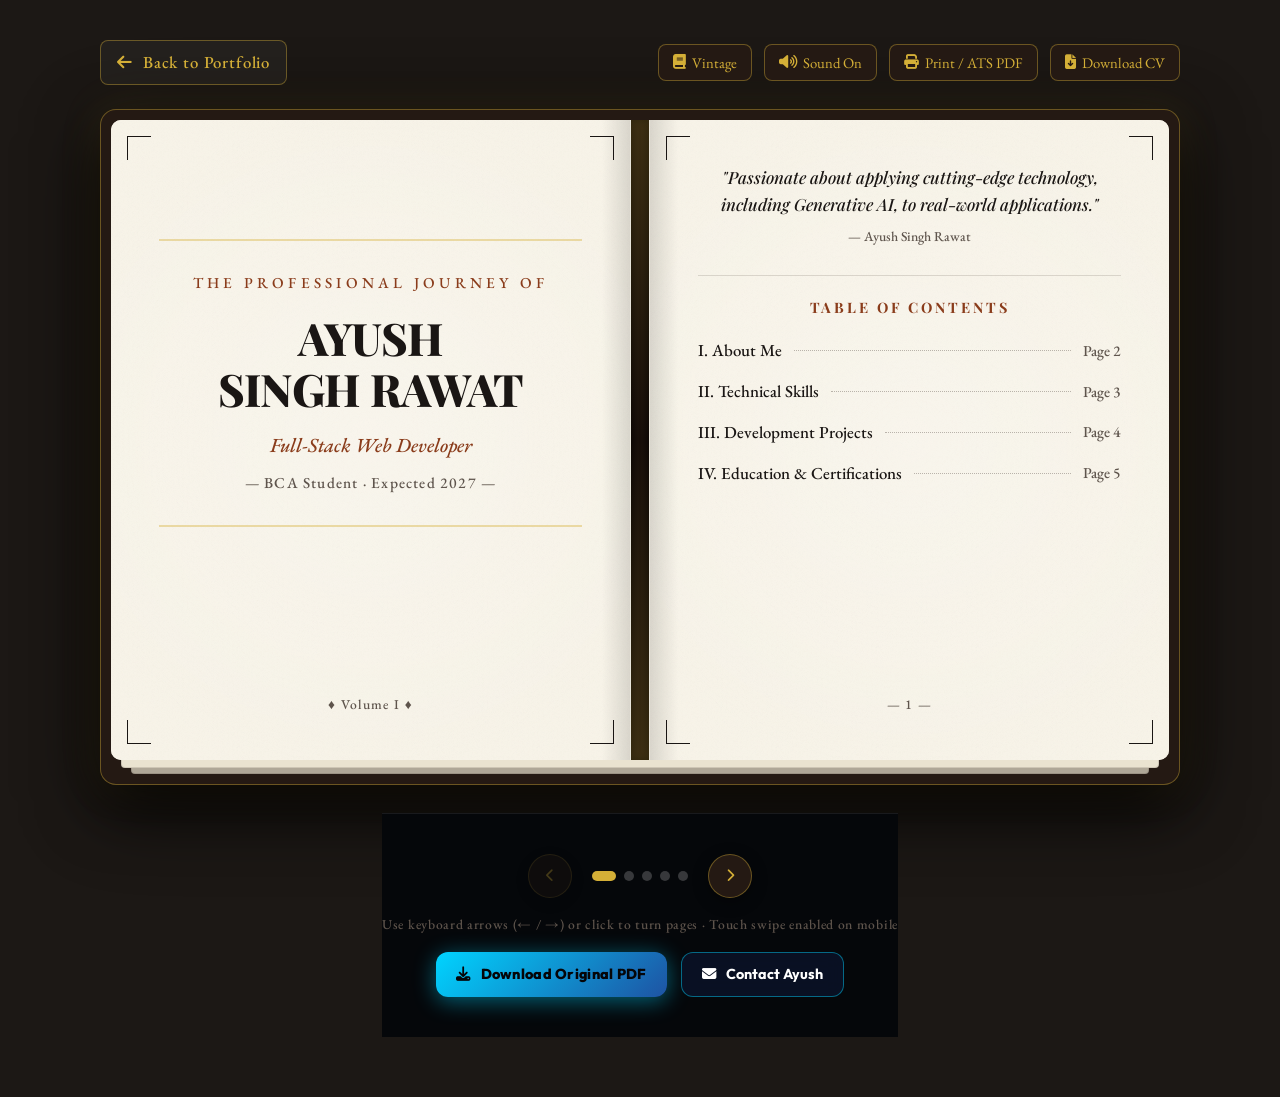
<file: resume.html>
<!DOCTYPE html>
<html lang="en">
<head>
  <meta charset="UTF-8">
  <meta name="viewport" content="width=device-width, initial-scale=1.0">
  <title>Ayush Singh Rawat — Interactive 3D Resume</title>
  <meta name="description" content="The professional journey of Ayush Singh Rawat, presented as an interactive 3D book-style resume.">
  <meta name="author" content="Ayush Singh Rawat">

  <!-- Open Graph -->
  <meta property="og:title" content="Ayush Singh Rawat — Interactive Resume">
  <meta property="og:description" content="Turn the pages of my career journey in an interactive 3D book.">
  <meta property="og:type" content="website">

  <!-- Favicon -->
  <link rel="icon" type="image/png" href="assets/images/cube-emblem-pink.png">

  <!-- Stylesheets -->
  <link rel="stylesheet" href="css/style.css">
  <link rel="stylesheet" href="css/book-resume.css">

  <!-- Font Awesome 6 -->
  <link rel="stylesheet" href="https://cdnjs.cloudflare.com/ajax/libs/font-awesome/6.5.1/css/all.min.css">
</head>
<body data-book-theme="vintage">

  <div class="book-resume-wrapper">
    <!-- Top Action Toolbar -->
    <header class="book-top-bar">
      <a href="index.html" class="book-brand-back">
        <i class="fa-solid fa-arrow-left"></i>
        <span>Back to Portfolio</span>
      </a>

      <div class="book-tools-group">
        <button id="themeToggleBtn" class="book-tool-btn" title="Switch Book Theme">
          <i class="fa-solid fa-book"></i>
          <span>Vintage</span>
        </button>

        <button id="soundToggleBtn" class="book-tool-btn" title="Toggle Page Flip Sound">
          <i class="fa-solid fa-volume-high"></i>
          <span>Sound On</span>
        </button>

        <button id="printAtsBtn" class="book-tool-btn" title="Print ATS-Formatted Standard Resume">
          <i class="fa-solid fa-print"></i>
          <span>Print / ATS PDF</span>
        </button>

        <button id="downloadPdfBtn" class="book-tool-btn" title="Download Official Resume PDF">
          <i class="fa-solid fa-file-arrow-down"></i>
          <span>Download CV</span>
        </button>
      </div>
    </header>

    <!-- 3D Book Stage -->
    <main class="book-stage">
      <div class="book-glow-backdrop"></div>

      <!-- Hardcover Outer Shell -->
      <div class="book-hardcover">
        <!-- Desktop 2-Page Spread View -->
        <div class="book-spread" id="desktopBookSpread">
          <!-- Left Page Half -->
          <div class="book-page-half left-page parchment-texture" id="bookLeftPage">
            <!-- Dynamically populated by book-resume.js -->
          </div>

          <!-- Central 3D Leather Spine -->
          <div class="book-spine-divider"></div>

          <!-- Right Page Half -->
          <div class="book-page-half right-page parchment-texture" id="bookRightPage">
            <!-- Dynamically populated by book-resume.js -->
          </div>
        </div>

        <!-- Mobile Single Page View -->
        <div class="book-spread mobile-view" id="mobileBookSpread" style="display: none;">
          <div class="book-page-half parchment-texture active-mobile-page" id="bookMobilePage">
            <!-- Dynamically populated on mobile -->
          </div>
        </div>

        <!-- Layered Paper Edges -->
        <div class="book-edge-bottom-1"></div>
        <div class="book-edge-bottom-2"></div>
      </div>
    </main>

    <!-- Navigation Controls -->
    <footer class="book-bottom-nav">
      <div class="book-nav-row">
        <button id="prevPageBtn" class="book-turn-btn" title="Previous Page (or Left Arrow)">
          <i class="fa-solid fa-chevron-left"></i>
        </button>

        <div class="book-dots" id="bookDots">
          <!-- Populated by JS -->
        </div>

        <button id="nextPageBtn" class="book-turn-btn" title="Next Page (or Right Arrow)">
          <i class="fa-solid fa-chevron-right"></i>
        </button>
      </div>

      <p class="book-hint-text">
        Use keyboard arrows (← / →) or click to turn pages · Touch swipe enabled on mobile
      </p>

      <div class="book-actions-footer">
        <a href="assets/Ayush_Singh_Rawat_Resume.pdf" download="Ayush_Singh_Rawat_Resume.pdf" class="btn-primary" style="padding: 10px 20px; font-size: 0.9rem;">
          <i class="fa-solid fa-download"></i> Download Original PDF
        </a>
        <a href="index.html#contact" class="btn-secondary" style="padding: 10px 20px; font-size: 0.9rem;">
          <i class="fa-solid fa-envelope"></i> Contact Ayush
        </a>
      </div>
    </footer>
  </div>

  <!-- ATS Clean Printable Resume (Only renders when user clicks Print / ATS PDF or Ctrl+P) -->
  <div class="ats-print-container">
    <div class="ats-header">
      <h1>AYUSH SINGH RAWAT</h1>
      <div class="ats-contact-line">
        Bangalore, Karnataka | +91 8088954420 | Ayushsinghrawat76456@gmail.com
      </div>
      <div class="ats-contact-line">
        LinkedIn: linkedin.com/in/ayush-rawat-a126942b2 | GitHub: github.com/Ayush123-a
      </div>
    </div>

    <div class="ats-section-title">Professional Summary</div>
    <p style="margin: 0 0 10px 0; font-size: 10pt; line-height: 1.4;">
      Highly motivated and results-driven BCA student (Expected 2027) learning Full-Stack Web Development. Proficient in building dynamic, high-performance, and responsive user interfaces (UI) using React.js (Hooks, State Management) and modern JavaScript (ES6+). Strong foundation in Database Management (MySQL, MongoDB), computer science fundamentals (DSA, DBMS), and Agile development methodologies. Passionate about applying cutting-edge technology, including Generative AI, to real-world applications.
    </p>

    <div class="ats-section-title">Technical Skills</div>
    <ul class="ats-bullet-list" style="margin-bottom: 10px;">
      <li><strong>Languages:</strong> JavaScript (ES6+), HTML5, CSS3, SQL, Python, C, C++, Java.</li>
      <li><strong>Frameworks & Libraries:</strong> React.js (Hooks, Components, Context), Bootstrap, Tailwind CSS.</li>
      <li><strong>Databases:</strong> MySQL, MongoDB.</li>
      <li><strong>Tools & Concepts:</strong> Git/GitHub, RESTful APIs, DOM Manipulation, Responsive Design, SDLC (Agile/Scrum, Waterfall).</li>
    </ul>

    <div class="ats-section-title">Development Projects</div>
    
    <div style="margin-bottom: 8px;">
      <div class="ats-item-header">
        <span>Treasure Hunt Game</span>
        <span>HTML, CSS, JavaScript | GitHub Pages</span>
      </div>
      <ul class="ats-bullet-list">
        <li>Developed a fully interactive, browser-based game using vanilla HTML, CSS, and JavaScript, successfully implementing complex scoring, randomization, and timer logic.</li>
        <li>Demonstrated core JavaScript proficiency by managing game state, controlling UI flow, and ensuring an engaging, bug-free interactive gameplay experience.</li>
        <li>Deployed and maintained the application on GitHub Pages, ensuring high availability and browser compatibility.</li>
      </ul>
    </div>

    <div style="margin-bottom: 8px;">
      <div class="ats-item-header">
        <span>Dynamic Quiz Application</span>
        <span>JavaScript, Advanced DOM Manipulation</span>
      </div>
      <ul class="ats-bullet-list">
        <li>Engineered a robust, dynamic quiz platform that utilizes advanced DOM Manipulation to handle question rendering, real-time score calculation, and visual feedback for timed questions.</li>
        <li>Managed all application logic within JavaScript to create a reusable and scalable system for handling multiple question sets.</li>
        <li>Showcased expertise in efficient client-side data handling and UI updates for a smooth user experience.</li>
      </ul>
    </div>

    <div style="margin-bottom: 8px;">
      <div class="ats-item-header">
        <span>Social Media Community Application</span>
        <span>React.js, REST APIs</span>
      </div>
      <ul class="ats-bullet-list">
        <li>Developed a community platform connecting creators and developers globally with live feeds, profile showcases, and interactive posts.</li>
        <li>Implemented responsive components with fast render cycles and modern UI aesthetics.</li>
      </ul>
    </div>

    <div class="ats-section-title">Education</div>
    <div>
      <div class="ats-item-header">
        <span>Bachelor of Computer Applications (BCA)</span>
        <span>Expected Graduation: 2027</span>
      </div>
      <div class="ats-sub-header">
        <span>City College, Bangalore University</span>
        <span>Bangalore, Karnataka</span>
      </div>
      <p style="margin: 0; font-size: 9.5pt;">
        <strong>Relevant Coursework:</strong> Data Structures & Algorithms (DSA), Database Management Systems (DBMS), Operating Systems, Computer Networks, Software Development Life Cycle (SDLC) / Agile.
      </p>
    </div>

    <div class="ats-section-title" style="margin-top: 10px;">Certifications & Training</div>
    <ul class="ats-bullet-list">
      <li>Generative AI Fundamentals</li>
      <li>Agile Methodology and Waterfall Model</li>
      <li>React.js Basics and Advanced Hooks Training (Self-Paced Learning)</li>
    </ul>
  </div>

  <!-- Scripts -->
  <script src="js/book-resume.js"></script>
</body>
</html>
</file>
<file: css/style.css>
/* ===================================================================
   AYUSH SINGH RAWAT - PORTFOLIO STYLESHEET
   Modern Glassmorphism, Dynamic Gradients, Sleek Dark Aesthetics
   =================================================================== */

@import url('https://fonts.googleapis.com/css2?family=Fira+Code:wght@400;500;600&family=Outfit:wght@300;400;500;600;700;800&family=Plus+Jakarta+Sans:wght@300;400;500;600;700&display=swap');

:root {
  /* Colors - Cosmic Starlight Nebula & Deep Space Navy Theme */
  --bg-dark: #050508;
  --bg-card: rgba(10, 18, 38, 0.85);
  --bg-card-hover: rgba(16, 28, 58, 0.92);
  --bg-glass: rgba(0, 212, 255, 0.04);
  --border-glass: rgba(255, 255, 255, 0.08);
  --border-glass-hover: rgba(0, 212, 255, 0.45);
  
  /* Primary Cosmic Starlight Cyan Spectrum */
  --primary: #00d4ff;
  --primary-glow: rgba(0, 212, 255, 0.45);
  --primary-light: #7dd3fc;
  --primary-soft: rgba(0, 212, 255, 0.12);
  --primary-dark: #0284c7;

  /* Accent Tones */
  --accent-pink: #00d4ff;
  --accent-pink-glow: rgba(0, 212, 255, 0.45);
  --accent-gold: #ffb703;
  --accent-purple: #a855f7;
  --accent-magenta: #8f6ec0;
  
  /* Writing & Typography Colors (Cosmic Ice & Starlight Palette) */
  --text-main: #ffffff;
  --text-heading-pink: #00d4ff;
  --text-pink-soft: #bae6fd;
  --text-muted: #e2e8f0;
  --text-sub: #ffffff;
  --text-black: #050508;
  
  /* Gradients */
  --grad-cyan: linear-gradient(135deg, #00d4ff 0%, #2565cb 50%, #8f6ec0 100%);
  --grad-pink: linear-gradient(135deg, #00d4ff 0%, #38bdf8 50%, #e0f2fe 100%);
  --grad-pink-primary: linear-gradient(135deg, #00d4ff 0%, #1e53a3 100%);
  --grad-sunset: linear-gradient(135deg, #00d4ff 0%, #fda085 100%);
  --grad-glow: linear-gradient(135deg, #00d4ff 0%, #a855f7 50%, #1e53a3 100%);
  --grad-card: linear-gradient(145deg, rgba(12, 22, 48, 0.92) 0%, rgba(6, 11, 24, 0.98) 100%);

  /* Typography */
  --font-heading: 'Outfit', sans-serif;
  --font-body: 'Plus Jakarta Sans', sans-serif;
  --font-mono: 'Fira Code', monospace;

  /* Shadows */
  --shadow-sm: 0 4px 12px rgba(0, 0, 0, 0.5);
  --shadow-md: 0 10px 30px -10px rgba(0, 0, 0, 0.8);
  --shadow-glow: 0 0 25px rgba(0, 212, 255, 0.35);
  --shadow-pink-glow: 0 0 30px rgba(0, 212, 255, 0.4);
}

/* Base Reset */
*, *::before, *::after {
  margin: 0;
  padding: 0;
  box-sizing: border-box;
}

html {
  scroll-behavior: smooth;
  scroll-padding-top: 90px;
}

body {
  background-color: var(--bg-dark);
  color: var(--text-main);
  font-family: var(--font-body);
  font-weight: 500;
  line-height: 1.6;
  overflow-x: hidden;
  position: relative;
  min-height: 100vh;
}

/* Cosmic Background Interface Layer (Matching Starlight Nebula Wallpaper) */
.cosmic-bg-layer {
  position: fixed;
  top: 0;
  left: 0;
  right: 0;
  bottom: 0;
  width: 100%;
  height: 100%;
  height: 100dvh;
  min-height: -webkit-fill-available;
  background-color: #040816;
  background-image: 
    radial-gradient(circle at 50% 25%, rgba(0, 212, 255, 0.16) 0%, transparent 65%),
    radial-gradient(circle at 80% 75%, rgba(168, 85, 247, 0.18) 0%, transparent 55%),
    linear-gradient(180deg, rgba(4, 7, 18, 0.65) 0%, rgba(4, 7, 18, 0.76) 45%, rgba(4, 7, 18, 0.88) 100%),
    url('../assets/images/background.png');
  background-image: 
    radial-gradient(circle at 50% 25%, rgba(0, 212, 255, 0.16) 0%, transparent 65%),
    radial-gradient(circle at 80% 75%, rgba(168, 85, 247, 0.18) 0%, transparent 55%),
    linear-gradient(180deg, rgba(4, 7, 18, 0.65) 0%, rgba(4, 7, 18, 0.76) 45%, rgba(4, 7, 18, 0.88) 100%),
    url('../assets/images/cosmic-nebula-bg.webp');
  background-size: cover;
  background-position: center bottom;
  background-repeat: no-repeat;
  pointer-events: none;
  z-index: 0;
  filter: contrast(1.12) saturate(1.25) brightness(1.08);
  transform: translate3d(0, 0, 0);
  -webkit-transform: translate3d(0, 0, 0);
  will-change: transform;
}

/* Starfield Background Canvas Overlay */
.starfield-canvas {
  position: fixed;
  top: 0;
  left: 0;
  right: 0;
  bottom: 0;
  width: 100%;
  height: 100%;
  height: 100dvh;
  min-height: -webkit-fill-available;
  pointer-events: none;
  z-index: 0;
}


/* Container */
.container {
  width: 90%;
  max-width: 1240px;
  margin: 0 auto;
  position: relative;
  z-index: 1;
}

/* Typography Helpers */
h1, h2, h3, h4, h5, h6 {
  font-family: var(--font-heading);
  font-weight: 700;
  color: var(--text-main);
  letter-spacing: -0.02em;
}

.gradient-text,
.gradient-cyan,
.gradient-pink {
  background: linear-gradient(135deg, #00d4ff 0%, #38bdf8 50%, #e0f2fe 100%);
  -webkit-background-clip: text;
  -webkit-text-fill-color: transparent;
  filter: drop-shadow(0 0 16px rgba(0, 212, 255, 0.35));
}

.text-pink,
.text-cyan {
  color: var(--primary) !important;
}

.text-pink-soft {
  color: var(--primary-light) !important;
}

.text-black-bold {
  color: #050508 !important;
  font-weight: 800;
}

.section-tag {
  display: inline-flex;
  align-items: center;
  gap: 8px;
  font-family: var(--font-mono);
  font-size: 0.85rem;
  color: var(--primary);
  text-transform: uppercase;
  letter-spacing: 0.12em;
  margin-bottom: 12px;
  padding: 6px 14px;
  border-radius: 30px;
  background: rgba(0, 212, 255, 0.08);
  border: 1px solid rgba(0, 212, 255, 0.35);
  box-shadow: 0 0 15px rgba(0, 212, 255, 0.15);
}

.section-title {
  font-size: clamp(2.2rem, 4vw, 3.2rem);
  line-height: 1.15;
  margin-bottom: 18px;
}

.section-desc {
  color: var(--text-muted);
  font-size: 1.1rem;
  max-width: 650px;
  margin-bottom: 45px;
}

/* ===================================================================
   HEADER & NAVBAR
   =================================================================== */
#navbar {
  position: fixed;
  top: 0;
  left: 0;
  width: 100%;
  height: 80px;
  background: rgba(5, 5, 8, 0.88);
  backdrop-filter: blur(16px);
  -webkit-backdrop-filter: blur(16px);
  border-bottom: 1px solid var(--border-glass);
  z-index: 1000;
  transform: translateY(-100%);
  transition: transform 0.4s cubic-bezier(0.16, 1, 0.3, 1), background 0.3s ease, height 0.3s ease, box-shadow 0.3s ease;
}

#navbar.visible {
  transform: translateY(0);
}

#navbar.scrolled {
  height: 70px;
  background: rgba(5, 5, 8, 0.98);
  box-shadow: 0 10px 30px rgba(0, 0, 0, 0.8);
  border-bottom-color: rgba(0, 212, 255, 0.3);
}

.btn-world-nav {
  display: inline-flex;
  align-items: center;
  gap: 8px;
  padding: 8px 18px;
  background: linear-gradient(135deg, rgba(77, 117, 214, 0.25), rgba(0, 212, 255, 0.25));
  border: 1px solid rgba(0, 212, 255, 0.5);
  border-radius: 999px;
  color: #ffffff;
  font-size: 0.84rem;
  font-weight: 700;
  text-decoration: none;
  box-shadow: 0 4px 15px rgba(0, 212, 255, 0.25);
  transition: all 0.3s ease;
}

.btn-world-nav:hover {
  background: linear-gradient(135deg, rgba(77, 117, 214, 0.45), rgba(0, 212, 255, 0.45));
  border-color: var(--primary);
  transform: translateY(-2px);
  box-shadow: 0 6px 20px rgba(0, 212, 255, 0.45);
  color: #ffffff;
}

.nav-container {
  display: flex;
  align-items: center;
  justify-content: space-between;
  height: 100%;
}

.brand-logo {
  display: flex;
  align-items: center;
  gap: 12px;
  text-decoration: none;
}

.brand-logo img,
.brand-cube-logo {
  height: 44px;
  width: 44px;
  object-fit: contain;
  transition: transform 0.4s cubic-bezier(0.16, 1, 0.3, 1), filter 0.4s ease;
  filter: drop-shadow(0 0 10px rgba(0, 212, 255, 0.4));
}

.brand-logo:hover img,
.brand-logo:hover .brand-cube-logo {
  transform: rotate(15deg) scale(1.1);
  filter: drop-shadow(0 0 18px rgba(0, 212, 255, 0.8));
}

.brand-text {
  font-family: var(--font-heading);
  font-size: 1.4rem;
  font-weight: 800;
  color: #fff;
  letter-spacing: -0.01em;
}

.brand-text span {
  color: var(--primary);
}

.nav-links {
  display: flex;
  align-items: center;
  gap: 32px;
  list-style: none;
}

.nav-links a {
  text-decoration: none;
  color: var(--text-sub);
  font-size: 0.95rem;
  font-weight: 500;
  transition: color 0.3s ease;
  position: relative;
  padding: 6px 0;
}

.nav-links a::after {
  content: '';
  position: absolute;
  bottom: 0;
  left: 0;
  width: 0;
  height: 2px;
  background: var(--grad-cyan);
  transition: width 0.3s ease;
  border-radius: 2px;
}

.nav-links a:hover,
.nav-links a.active {
  color: #fff;
}

.nav-links a:hover::after,
.nav-links a.active::after {
  width: 100%;
}

.nav-actions {
  display: flex;
  align-items: center;
  gap: 14px;
}

/* Resume Navigation Button */
/* Resume Navigation Button */
.btn-book-nav {
  display: inline-flex;
  align-items: center;
  gap: 8px;
  padding: 8px 18px;
  font-size: 0.9rem;
  font-weight: 700;
  border-radius: 10px;
  text-decoration: none;
  background: rgba(10, 18, 38, 0.92);
  color: #38bdf8;
  border: 1px solid rgba(0, 212, 255, 0.45);
  transition: all 0.3s ease;
  box-shadow: 0 0 15px rgba(0, 212, 255, 0.2);
}

.btn-book-nav:hover {
  background: linear-gradient(135deg, #00d4ff 0%, #1e53a3 100%);
  color: #050508;
  box-shadow: 0 0 25px rgba(0, 212, 255, 0.6);
  transform: translateY(-2px);
}

.mobile-menu-btn {
  display: none;
  background: none;
  border: none;
  color: #38bdf8;
  font-size: 1.5rem;
  cursor: pointer;
  padding: 8px;
}

/* ===================================================================
   HERO SECTION
   =================================================================== */
#hero {
  min-height: 100vh;
  padding: 140px 0 80px;
  display: flex;
  align-items: center;
  position: relative;
  background-image: radial-gradient(circle at 80% 30%, rgba(0, 212, 255, 0.12) 0%, transparent 60%);
}

.hero-grid {
  display: grid;
  grid-template-columns: 1.15fr 0.85fr;
  align-items: center;
  gap: 60px;
}

.hero-content {
  position: relative;
  z-index: 2;
}

.hero-badge {
  display: inline-flex;
  align-items: center;
  gap: 10px;
  padding: 8px 18px;
  border-radius: 30px;
  background: rgba(4, 12, 28, 0.88);
  border: 1px solid rgba(0, 212, 255, 0.5);
  font-size: 0.85rem;
  font-weight: 700;
  color: #7dd3fc;
  margin-bottom: 24px;
  box-shadow: 0 0 20px rgba(0, 212, 255, 0.2);
  text-shadow: 0 1px 3px rgba(0, 0, 0, 0.8);
}

.hero-badge .pulse-dot {
  width: 8px;
  height: 8px;
  background-color: #00d4ff;
  border-radius: 50%;
  box-shadow: 0 0 10px #00d4ff;
  animation: pulseDot 2s infinite;
}

@keyframes pulseDot {
  0% { transform: scale(0.95); box-shadow: 0 0 0 0 rgba(0, 212, 255, 0.7); }
  70% { transform: scale(1); box-shadow: 0 0 0 10px rgba(0, 212, 255, 0); }
  100% { transform: scale(0.95); box-shadow: 0 0 0 0 rgba(0, 212, 255, 0); }
}

.hero-greeting {
  font-family: var(--font-mono);
  font-size: 1.1rem;
  color: var(--primary);
  font-weight: 700;
  margin-bottom: 12px;
  letter-spacing: 0.05em;
  text-shadow: 0 0 12px rgba(0, 212, 255, 0.5), 0 2px 6px rgba(0, 0, 0, 0.85);
}

.hero-title {
  font-size: clamp(2.8rem, 5.5vw, 4.6rem);
  font-weight: 800;
  line-height: 1.08;
  margin-bottom: 18px;
  color: #ffffff;
}

.hero-title .gradient-text {
  background: var(--grad-pink);
  -webkit-background-clip: text;
  -webkit-text-fill-color: transparent;
  filter: drop-shadow(0 0 25px rgba(0, 212, 255, 0.45));
}

.hero-typed-wrapper {
  display: flex;
  align-items: center;
  flex-wrap: wrap;
  gap: 8px;
  font-family: var(--font-heading);
  font-size: clamp(1.2rem, 2.2vw, 1.8rem);
  font-weight: 600;
  color: var(--text-sub);
  margin-bottom: 24px;
  min-height: 48px;
  text-shadow: 0 2px 10px rgba(0, 0, 0, 0.9);
}

.hero-typed-wrapper > span:first-child {
  white-space: nowrap;
  flex-shrink: 0;
}

.hero-typed-text {
  color: var(--primary);
  font-weight: 700;
  margin-left: 8px;
  border-right: 3px solid var(--primary);
  animation: blinkCursor 0.8s infinite;
  padding-right: 4px;
  text-shadow: 0 0 15px rgba(0, 212, 255, 0.5);
}

@keyframes blinkCursor {
  0%, 100% { border-color: var(--primary); }
  50% { border-color: transparent; }
}

.hero-description {
  font-size: 1.15rem;
  font-weight: 500;
  color: #f1f5f9;
  max-width: 580px;
  margin-bottom: 36px;
  line-height: 1.7;
  text-shadow: 0 2px 10px rgba(0, 0, 0, 0.9);
}

.hero-buttons {
  display: flex;
  flex-wrap: wrap;
  gap: 16px;
  margin-bottom: 40px;
}

/* Buttons */
.btn-primary {
  display: inline-flex;
  align-items: center;
  gap: 10px;
  padding: 14px 28px;
  font-family: var(--font-heading);
  font-size: 1rem;
  font-weight: 800;
  letter-spacing: 0.02em;
  color: #050508; /* Deep Black Text on Cosmic Cyan Button */
  background: linear-gradient(135deg, #00d4ff 0%, #1e53a3 100%);
  border-radius: 12px;
  text-decoration: none;
  box-shadow: 0 4px 22px rgba(0, 212, 255, 0.45);
  transition: all 0.3s cubic-bezier(0.16, 1, 0.3, 1);
  border: none;
  cursor: pointer;
  translate: 0 0;
  scale: 1;
}

.btn-primary:hover {
  transform: translateY(-3px);
  box-shadow: 0 8px 32px rgba(0, 212, 255, 0.7);
  color: #000;
  scale: 1.02;
}

.btn-secondary {
  display: inline-flex;
  align-items: center;
  gap: 10px;
  padding: 14px 28px;
  font-family: var(--font-heading);
  font-size: 1rem;
  font-weight: 700;
  color: #ffffff;
  background: rgba(10, 18, 38, 0.9);
  border: 1px solid rgba(0, 212, 255, 0.45);
  border-radius: 12px;
  text-decoration: none;
  backdrop-filter: blur(10px);
  transition: all 0.3s ease;
  cursor: pointer;
}

.btn-secondary:hover {
  background: rgba(0, 212, 255, 0.15);
  border-color: #00d4ff;
  color: #fff;
  transform: translateY(-3px);
  box-shadow: 0 4px 20px rgba(0, 212, 255, 0.3);
}

.btn-special-book {
  display: inline-flex;
  align-items: center;
  gap: 10px;
  padding: 14px 26px;
  font-family: var(--font-heading);
  font-size: 1rem;
  font-weight: 700;
  color: #f0f6fc;
  background: linear-gradient(135deg, rgba(10, 22, 50, 0.95) 0%, rgba(18, 38, 84, 0.95) 100%);
  border: 1px solid rgba(0, 212, 255, 0.5);
  border-radius: 12px;
  text-decoration: none;
  box-shadow: 0 6px 20px rgba(0, 212, 255, 0.25);
  transition: all 0.3s ease;
}

.btn-special-book:hover {
  background: linear-gradient(135deg, #00d4ff 0%, #1e53a3 100%);
  color: #050508;
  border-color: #00d4ff;
  box-shadow: 0 8px 30px rgba(0, 212, 255, 0.6);
  transform: translateY(-3px);
}

.hero-socials {
  display: flex;
  align-items: center;
  gap: 16px;
}

.hero-socials span {
  font-family: var(--font-heading);
  font-size: 0.92rem;
  font-weight: 700;
  color: #ffffff;
  letter-spacing: 0.05em;
  text-shadow: 0 2px 8px rgba(0, 0, 0, 0.85);
}

.social-icon-btn {
  display: inline-flex;
  align-items: center;
  justify-content: center;
  width: 44px;
  height: 44px;
  border-radius: 12px;
  background: rgba(10, 18, 38, 0.85);
  border: 1px solid rgba(0, 212, 255, 0.25);
  color: var(--text-sub);
  text-decoration: none;
  font-size: 1.1rem;
  transition: all 0.3s ease;
}

.social-icon-btn:hover {
  background: rgba(0, 212, 255, 0.2);
  color: var(--primary);
  border-color: rgba(0, 212, 255, 0.6);
  transform: translateY(-3px);
  box-shadow: 0 4px 18px rgba(0, 212, 255, 0.4);
}

/* ===================================================================
   HERO VISUAL: 3D ISOMETRIC HYPERCUBE SHOWCASE & SWITCHER
   =================================================================== */
.hero-visual {
  position: relative;
  display: flex;
  flex-direction: column;
  justify-content: center;
  align-items: center;
  perspective: 1200px;
}

/* Interactive View Switcher */
.hero-visual-switcher {
  display: inline-flex;
  align-items: center;
  gap: 6px;
  background: rgba(10, 18, 38, 0.88);
  border: 1px solid rgba(0, 212, 255, 0.3);
  padding: 5px;
  border-radius: 999px;
  margin-bottom: 24px;
  box-shadow: 0 8px 24px rgba(0, 0, 0, 0.6);
  backdrop-filter: blur(12px);
  z-index: 5;
}

.switcher-tab {
  display: inline-flex;
  align-items: center;
  gap: 8px;
  background: none;
  border: none;
  color: var(--text-muted);
  font-family: var(--font-body);
  font-size: 0.82rem;
  font-weight: 600;
  padding: 8px 16px;
  border-radius: 999px;
  cursor: pointer;
  transition: all 0.25s ease;
}

.switcher-tab.active {
  background: linear-gradient(135deg, #00d4ff 0%, #1e53a3 100%);
  color: #050508;
  font-weight: 700;
  box-shadow: 0 0 16px rgba(0, 212, 255, 0.5);
}

.switcher-tab:hover:not(.active) {
  color: #38bdf8;
  background: rgba(0, 212, 255, 0.1);
}

/* 3D Isometric Hypercube Showcase Stage */
.cube-stage-3d {
  position: relative;
  width: 420px;
  height: 440px;
  display: flex;
  justify-content: center;
  align-items: center;
  transition: all 0.5s cubic-bezier(0.16, 1, 0.3, 1);
}

.cube-stage-3d.hidden {
  display: none;
  opacity: 0;
  pointer-events: none;
}

/* Glowing Orbital Ring Backdrop */
.cube-orbital-backdrop {
  position: absolute;
  inset: 0;
  display: flex;
  align-items: center;
  justify-content: center;
  pointer-events: none;
}

.orbital-glow-ring {
  width: 380px;
  height: 380px;
  border-radius: 50%;
  border: 2px dashed rgba(0, 212, 255, 0.35);
  box-shadow: 0 0 40px rgba(0, 212, 255, 0.2), inset 0 0 40px rgba(0, 212, 255, 0.1);
  animation: orbitRingSpin 35s linear infinite;
  transform: rotateX(65deg) rotateY(15deg);
}

.orbital-laser-track {
  position: absolute;
  width: 320px;
  height: 320px;
  border-radius: 50%;
  border: 1px solid rgba(0, 212, 255, 0.5);
  filter: blur(1px);
  animation: orbitRingSpin 20s linear infinite reverse;
  transform: rotateX(55deg) rotateY(-25deg);
}

@keyframes orbitRingSpin {
  from { transform: rotate(0deg); }
  to { transform: rotate(360deg); }
}

/* 3D Isometric Emblem Card */
.cube-emblem-wrapper {
  position: relative;
  width: 340px;
  height: 340px;
  display: flex;
  align-items: center;
  justify-content: center;
  background: radial-gradient(circle, rgba(0, 212, 255, 0.15) 0%, rgba(10, 18, 38, 0.95) 70%);
  border: 1px solid rgba(0, 212, 255, 0.4);
  border-radius: 36px;
  box-shadow: 0 25px 60px rgba(0, 0, 0, 0.9), 0 0 45px rgba(0, 212, 255, 0.3);
  backdrop-filter: blur(16px);
  animation: cubeFloat 6s ease-in-out infinite alternate;
  transform-style: preserve-3d;
  transition: transform 0.3s ease, box-shadow 0.3s ease;
  cursor: pointer;
}

.cube-emblem-wrapper:hover {
  transform: translateY(-8px) scale(1.03);
  border-color: rgba(0, 212, 255, 0.7);
  box-shadow: 0 35px 80px rgba(0, 0, 0, 0.95), 0 0 60px rgba(0, 212, 255, 0.5);
}

.cube-hero-emblem {
  width: 270px;
  height: 270px;
  object-fit: contain;
  filter: drop-shadow(0 0 22px rgba(0, 212, 255, 0.65));
  transition: transform 0.5s cubic-bezier(0.16, 1, 0.3, 1), filter 0.5s ease;
}

.cube-emblem-wrapper:hover .cube-hero-emblem {
  transform: scale(1.08) rotate(3deg);
  filter: drop-shadow(0 0 35px rgba(0, 212, 255, 0.9));
}

@keyframes cubeFloat {
  0% { transform: translateY(0px) rotate(0deg); }
  50% { transform: translateY(-14px) rotate(1deg); }
  100% { transform: translateY(4px) rotate(-1deg); }
}

/* Satellite Axis Markers */
.satellite-marker {
  position: absolute;
  display: flex;
  align-items: center;
  gap: 8px;
  font-family: var(--font-mono);
  font-size: 0.72rem;
  color: #38bdf8;
  background: rgba(10, 18, 38, 0.92);
  border: 1px solid rgba(0, 212, 255, 0.4);
  padding: 4px 10px;
  border-radius: 6px;
  pointer-events: none;
  box-shadow: 0 4px 14px rgba(0, 0, 0, 0.6);
  z-index: 4;
}

.satellite-marker .marker-dot {
  width: 6px;
  height: 6px;
  border-radius: 50%;
  background: #00d4ff;
  box-shadow: 0 0 8px #00d4ff;
}

.satellite-marker.marker-top {
  top: -14px;
  left: 50%;
  transform: translateX(-50%);
}

.satellite-marker.marker-left {
  bottom: 25px;
  left: -20px;
}

.satellite-marker.marker-right {
  bottom: 25px;
  right: -20px;
}

/* ===================================================================
   STAR-LIKE & SPACE-LIKE BLUE INTERFACE BEHIND PICTURE
   =================================================================== */
.space-avatar-stage {
  position: relative;
  width: 440px;
  height: 520px;
  display: flex;
  justify-content: center;
  align-items: center;
  transition: all 0.5s cubic-bezier(0.16, 1, 0.3, 1);
  perspective: 1200px;
}

.space-avatar-stage.hidden {
  display: none !important;
  opacity: 0;
  pointer-events: none;
}

/* Cosmic Space Backdrop — Strictly Positioned BEHIND the Photo */
.cosmic-space-backdrop {
  position: absolute;
  width: 600px;
  height: 600px;
  top: 50%;
  left: 50%;
  transform: translate(-50%, -50%);
  display: flex;
  align-items: center;
  justify-content: center;
  pointer-events: none;
  overflow: visible;
  z-index: 1; /* strictly behind avatar frame (z-index: 5) */
}

/* Dynamic 60fps Starfield Canvas Behind Photo */
.space-stars-canvas {
  position: absolute;
  width: 580px;
  height: 580px;
  border-radius: 50%;
  top: 50%;
  left: 50%;
  transform: translate(-50%, -50%);
  pointer-events: none;
  z-index: 1;
}

/* Glowing Pulsing Deep Space Blue Nebula Cloud Behind Photo */
.cosmic-nebula-glow {
  position: absolute;
  width: 540px;
  height: 540px;
  border-radius: 50%;
  background: radial-gradient(circle at 50% 50%, 
    rgba(0, 229, 255, 0.42) 0%, 
    rgba(0, 119, 255, 0.32) 32%, 
    rgba(2, 20, 68, 0.52) 62%, 
    rgba(0, 0, 0, 0) 78%);
  filter: blur(34px);
  animation: nebulaBreathe 7.5s ease-in-out infinite alternate;
  z-index: 1;
}

@keyframes nebulaBreathe {
  0% { transform: scale(0.9); opacity: 0.72; filter: blur(30px); }
  100% { transform: scale(1.12); opacity: 1; filter: blur(38px); }
}

/* Space Interface HUD Telemetry Rings Behind Photo */
.space-hud-ring {
  position: absolute;
  border-radius: 50%;
  pointer-events: none;
  top: 50%;
  left: 50%;
  transform: translate(-50%, -50%);
  z-index: 2;
}

.space-hud-ring.hud-ring-outer {
  width: 520px;
  height: 520px;
  border: 1.5px dashed rgba(0, 212, 255, 0.5);
  box-shadow: 0 0 35px rgba(0, 212, 255, 0.28), inset 0 0 35px rgba(0, 119, 255, 0.15);
  animation: spaceHudSpin 45s linear infinite;
}

.space-hud-ring.hud-ring-inner {
  width: 440px;
  height: 440px;
  border: 1px solid rgba(0, 136, 255, 0.45);
  box-shadow: 0 0 25px rgba(0, 102, 255, 0.22);
  animation: spaceHudSpin 28s linear infinite reverse;
}

@keyframes spaceHudSpin {
  from { transform: translate(-50%, -50%) rotate(0deg); }
  to { transform: translate(-50%, -50%) rotate(360deg); }
}

/* Space HUD Crosshairs Aligning Coordinates Behind Frame */
.space-hud-crosshair {
  position: absolute;
  background: rgba(0, 212, 255, 0.65);
  box-shadow: 0 0 8px #00d4ff;
  pointer-events: none;
  z-index: 2;
}

.space-hud-crosshair.crosshair-top {
  top: 25px;
  left: 50%;
  width: 1px;
  height: 24px;
  transform: translateX(-50%);
}

.space-hud-crosshair.crosshair-bottom {
  bottom: 25px;
  left: 50%;
  width: 1px;
  height: 24px;
  transform: translateX(-50%);
}

.space-hud-crosshair.crosshair-left {
  left: 25px;
  top: 50%;
  height: 1px;
  width: 24px;
  transform: translateY(-50%);
}

.space-hud-crosshair.crosshair-right {
  right: 25px;
  top: 50%;
  height: 1px;
  width: 24px;
  transform: translateY(-50%);
}

/* 4-Point Sparkling Cosmic Star Flares Surrounding Photo */
.cosmic-star-flare {
  position: absolute;
  font-size: 1.15rem;
  color: #70d6ff;
  filter: drop-shadow(0 0 10px #00d4ff) drop-shadow(0 0 20px #0077b6);
  animation: starFlareTwinkle 3.2s ease-in-out infinite alternate;
  pointer-events: none;
  z-index: 3;
}

.cosmic-star-flare.flare-1 {
  top: 30px;
  right: 48px;
  font-size: 1.35rem;
  color: #ffffff;
  animation-delay: 0s;
}

.cosmic-star-flare.flare-2 {
  bottom: 50px;
  left: 40px;
  font-size: 1.05rem;
  color: #00f2fe;
  animation-delay: 1.2s;
}

.cosmic-star-flare.flare-3 {
  top: 90px;
  left: 32px;
  font-size: 0.9rem;
  color: #72efdd;
  animation-delay: 0.6s;
}

.cosmic-star-flare.flare-4 {
  bottom: 95px;
  right: 36px;
  font-size: 1.2rem;
  color: #ffffff;
  animation-delay: 1.8s;
}

@keyframes starFlareTwinkle {
  0% { transform: scale(0.7) rotate(0deg); opacity: 0.45; filter: drop-shadow(0 0 6px #00d4ff); }
  50% { opacity: 1; filter: drop-shadow(0 0 16px #00d4ff) drop-shadow(0 0 30px #ffffff); }
  100% { transform: scale(1.3) rotate(45deg); opacity: 0.85; filter: drop-shadow(0 0 12px #00d4ff); }
}

/* Subtle Animated Shooting Star / Meteor Streaks Behind Photo */
.shooting-star-streak {
  position: absolute;
  height: 2px;
  background: linear-gradient(90deg, transparent, #00d4ff, #ffffff);
  border-radius: 999px;
  filter: drop-shadow(0 0 6px #00d4ff);
  opacity: 0;
  pointer-events: none;
  z-index: 2;
}

.shooting-star-streak.streak-1 {
  width: 90px;
  top: 18%;
  left: 12%;
  transform: rotate(-35deg);
  animation: meteorStreak 6.5s ease-in-out infinite;
}

.shooting-star-streak.streak-2 {
  width: 75px;
  bottom: 24%;
  right: 14%;
  transform: rotate(-40deg);
  animation: meteorStreak 8.5s ease-in-out 3.2s infinite;
}

@keyframes meteorStreak {
  0% { transform: translate(-40px, -40px) rotate(-35deg); opacity: 0; }
  15% { opacity: 0.95; }
  30% { transform: translate(160px, 160px) rotate(-35deg); opacity: 0; }
  100% { opacity: 0; }
}

/* Space Interface Telemetry HUD Decals Behind / Outer Border */
.space-hud-tag {
  position: absolute;
  font-family: var(--font-mono);
  font-size: 0.68rem;
  font-weight: 600;
  letter-spacing: 0.08em;
  color: #70d6ff;
  background: rgba(3, 10, 26, 0.9);
  border: 1px solid rgba(0, 212, 255, 0.42);
  padding: 4px 10px;
  border-radius: 6px;
  box-shadow: 0 4px 16px rgba(0, 0, 0, 0.85), 0 0 12px rgba(0, 212, 255, 0.22);
  backdrop-filter: blur(8px);
  pointer-events: none;
  z-index: 3;
}

.space-hud-tag.tag-top-left {
  top: 18px;
  left: 75px;
}

.space-hud-tag.tag-bottom-right {
  bottom: 24px;
  right: 55px;
}

/* ===================================================================
   AUTHENTIC DEVELOPER PICTURE FRAME (In Front of Space Backdrop)
   =================================================================== */
.avatar-frame {
  position: relative;
  width: 340px;
  height: 420px;
  border-radius: 28px;
  padding: 8px;
  background: linear-gradient(145deg, rgba(0, 212, 255, 0.65) 0%, rgba(0, 80, 200, 0.35) 40%, rgba(10, 18, 38, 0.95) 70%, rgba(0, 212, 255, 0.4) 100%);
  border: 1px solid rgba(0, 212, 255, 0.5);
  box-shadow: 0 0 45px rgba(0, 180, 255, 0.4), 0 25px 60px rgba(0, 0, 0, 0.95);
  transition: transform 0.4s cubic-bezier(0.16, 1, 0.3, 1), box-shadow 0.4s ease;
  transform-style: preserve-3d;
  z-index: 5; /* In front of space backdrop */
  cursor: pointer;
}

.avatar-frame:hover {
  transform: translateY(-8px) scale(1.02);
  box-shadow: 0 0 65px rgba(0, 220, 255, 0.6), 0 35px 80px rgba(0, 0, 0, 0.98);
}

.avatar-inner {
  width: 100%;
  height: 100%;
  border-radius: 20px;
  overflow: hidden;
  background: #050914;
  position: relative;
}

.avatar-inner img {
  width: 100%;
  height: 100%;
  object-fit: cover;
  object-position: center top;
  display: block;
  /* Crystal clear, authentic portrait — NO color casts or filters ON the face */
  filter: brightness(1.0) contrast(1.02);
  transition: transform 0.6s cubic-bezier(0.16, 1, 0.3, 1);
}

.avatar-frame:hover .avatar-inner img {
  transform: scale(1.04);
}

/* Space Status Bottom Tag Attached to Frame */
.space-photo-tag {
  position: absolute;
  bottom: -16px;
  left: 50%;
  transform: translateX(-50%);
  display: flex;
  align-items: center;
  gap: 8px;
  font-family: var(--font-mono);
  font-size: 0.72rem;
  font-weight: 600;
  color: #70d6ff;
  background: rgba(4, 12, 30, 0.94);
  border: 1px solid rgba(0, 212, 255, 0.55);
  padding: 6px 16px;
  border-radius: 999px;
  box-shadow: 0 8px 24px rgba(0, 0, 0, 0.85), 0 0 18px rgba(0, 212, 255, 0.35);
  backdrop-filter: blur(12px);
  white-space: nowrap;
  z-index: 6;
}

.pulsing-starlight {
  width: 8px;
  height: 8px;
  border-radius: 50%;
  background: #00d4ff;
  box-shadow: 0 0 10px #00d4ff, 0 0 20px #00d4ff;
  animation: pulseDot 1.5s infinite;
}

@keyframes pulseDot {
  0% { transform: scale(0.8); opacity: 0.6; }
  50% { transform: scale(1.25); opacity: 1; }
  100% { transform: scale(0.8); opacity: 0.6; }
}

.text-blue {
  color: #00d4ff !important;
}

/* Floating Tech Badges (Cosmic Cyan & Deep Space) */
.floating-chip {
  position: absolute;
  display: flex;
  align-items: center;
  gap: 10px;
  padding: 12px 18px;
  border-radius: 16px;
  background: rgba(10, 18, 38, 0.92);
  border: 1px solid rgba(0, 212, 255, 0.35);
  backdrop-filter: blur(12px);
  box-shadow: 0 10px 25px rgba(0, 0, 0, 0.7), 0 0 20px rgba(0, 212, 255, 0.15);
  font-family: var(--font-heading);
  font-size: 0.9rem;
  font-weight: 600;
  color: #f0f6fc;
  z-index: 4;
  animation: floatChip 6s ease-in-out infinite alternate;
}

.floating-chip.chip-react {
  top: 75px;
  left: -50px;
  border-left: 3px solid #00d4ff;
}

.floating-chip.chip-cube {
  bottom: 55px;
  right: -40px;
  animation-delay: -3s;
  border-left: 3px solid #38bdf8;
}

.floating-chip.chip-bca {
  bottom: -22px;
  left: -15px;
  animation-delay: -1.5s;
  border-left: 3px solid #1e53a3;
}

.floating-chip i {
  font-size: 1.25rem;
}

@keyframes floatChip {
  0% { transform: translateY(0); }
  100% { transform: translateY(-12px); }
}

/* ===================================================================
   STATS BAR
   =================================================================== */
.stats-strip {
  padding: 40px 0;
  border-top: 1px solid var(--border-glass);
  border-bottom: 1px solid var(--border-glass);
  background: rgba(10, 14, 24, 0.5);
  margin-bottom: 90px;
}

.stats-grid {
  display: grid;
  grid-template-columns: repeat(4, 1fr);
  gap: 24px;
}

.stat-item {
  text-align: center;
  padding: 10px;
}

.stat-number {
  font-family: var(--font-heading);
  font-size: 2.8rem;
  font-weight: 800;
  color: #fff;
  line-height: 1;
  margin-bottom: 8px;
}

.stat-label {
  font-size: 0.95rem;
  color: var(--text-muted);
  font-weight: 500;
}

/* ===================================================================
   ABOUT ME SECTION WITH INTERACTIVE TABS
   =================================================================== */
#about {
  padding: 100px 0;
}

.about-grid {
  display: grid;
  grid-template-columns: 0.9fr 1.1fr;
  gap: 70px;
  align-items: start;
}

.about-image-card {
  position: sticky;
  top: 100px;
  border-radius: 26px;
  overflow: hidden;
  background: radial-gradient(circle at 50% 25%, rgba(0, 212, 255, 0.12) 0%, rgba(10, 18, 38, 0.95) 70%);
  border: 1px solid rgba(0, 212, 255, 0.35);
  box-shadow: 0 15px 40px rgba(0, 0, 0, 0.85), 0 0 35px rgba(0, 180, 255, 0.22);
  padding: 16px;
  transition: all 0.35s ease;
}

.about-image-card:hover {
  border-color: rgba(0, 212, 255, 0.65);
  box-shadow: 0 20px 50px rgba(0, 0, 0, 0.95), 0 0 50px rgba(0, 212, 255, 0.35);
  transform: translateY(-4px);
}

.about-image-card img {
  width: 100%;
  height: 380px;
  object-fit: cover;
  object-position: center top;
  border-radius: 18px;
  filter: brightness(1.02) contrast(1.04);
  box-shadow: 0 8px 25px rgba(0, 0, 0, 0.6);
}

.about-quick-info {
  margin-top: 16px;
  display: grid;
  grid-template-columns: 1fr 1fr;
  gap: 12px;
}

.quick-box {
  background: rgba(255, 255, 255, 0.03);
  border: 1px solid var(--border-glass);
  padding: 12px 14px;
  border-radius: 12px;
}

.quick-box-label {
  font-size: 0.75rem;
  color: var(--text-muted);
  text-transform: uppercase;
  font-family: var(--font-mono);
}

.quick-box-val {
  font-size: 0.95rem;
  font-weight: 600;
  color: var(--text-main);
  margin-top: 2px;
}

.about-bio-text {
  font-size: 1.1rem;
  color: var(--text-sub);
  line-height: 1.8;
  margin-bottom: 30px;
}

/* Interactive Tabs */
.about-tab-header {
  display: flex;
  gap: 12px;
  border-bottom: 1px solid var(--border-glass);
  margin-bottom: 28px;
  padding-bottom: 4px;
}

.tab-btn {
  background: none;
  border: none;
  padding: 10px 20px;
  font-family: var(--font-heading);
  font-size: 1.05rem;
  font-weight: 600;
  color: var(--text-muted);
  cursor: pointer;
  position: relative;
  transition: all 0.3s ease;
  border-radius: 8px 8px 0 0;
}

.tab-btn::after {
  content: '';
  position: absolute;
  bottom: -4px;
  left: 0;
  width: 0;
  height: 3px;
  background: var(--grad-cyan);
  transition: width 0.3s ease;
  border-radius: 3px;
}

.tab-btn:hover {
  color: var(--text-main);
}

.tab-btn.active {
  color: var(--primary);
}

.tab-btn.active::after {
  width: 100%;
}

.tab-pane {
  display: none;
  animation: fadeInPane 0.4s ease forwards;
}

.tab-pane.active {
  display: block;
}

@keyframes fadeInPane {
  from { opacity: 0; transform: translateY(10px); }
  to { opacity: 1; transform: translateY(0); }
}

/* Tab 1: Skills */
.skills-showcase {
  display: flex;
  flex-direction: column;
  gap: 18px;
}

.skill-bar-item {
  background: rgba(255, 255, 255, 0.02);
  border: 1px solid var(--border-glass);
  padding: 16px;
  border-radius: 14px;
  transition: transform 0.2s ease, border-color 0.2s ease;
}

.skill-bar-item:hover {
  border-color: rgba(0, 212, 255, 0.3);
  transform: translateX(4px);
}

.skill-bar-top {
  display: flex;
  justify-content: space-between;
  margin-bottom: 8px;
}

.skill-name {
  font-weight: 600;
  font-size: 1rem;
  color: var(--text-main);
}

.skill-pct {
  font-family: var(--font-mono);
  font-size: 0.9rem;
  color: var(--primary);
}

.skill-track {
  height: 8px;
  background: rgba(255, 255, 255, 0.08);
  border-radius: 4px;
  overflow: hidden;
}

.skill-progress {
  height: 100%;
  border-radius: 4px;
  background: var(--grad-cyan);
  transition: width 1.2s cubic-bezier(0.16, 1, 0.3, 1);
}

.skill-chips-group {
  margin-top: 24px;
}

.chips-title {
  font-size: 0.95rem;
  color: var(--text-muted);
  margin-bottom: 12px;
  font-family: var(--font-mono);
}

.chips-cloud {
  display: flex;
  flex-wrap: wrap;
  gap: 10px;
}

.tech-chip {
  padding: 6px 14px;
  background: rgba(255, 255, 255, 0.04);
  border: 1px solid var(--border-glass);
  border-radius: 8px;
  font-size: 0.85rem;
  color: var(--text-sub);
  transition: all 0.2s ease;
}

.tech-chip:hover {
  background: rgba(0, 212, 255, 0.1);
  border-color: var(--primary);
  color: #fff;
  transform: translateY(-2px);
}

/* Tab 2 & 3: Timeline (Experience & Education) */
.timeline {
  position: relative;
  padding-left: 30px;
}

.timeline::before {
  content: '';
  position: absolute;
  left: 6px;
  top: 8px;
  bottom: 8px;
  width: 2px;
  background: linear-gradient(to bottom, var(--primary) 0%, rgba(37, 101, 203, 0.5) 100%);
}

.timeline-item {
  position: relative;
  margin-bottom: 28px;
}

.timeline-item:last-child {
  margin-bottom: 0;
}

.timeline-marker {
  position: absolute;
  left: -30px;
  top: 4px;
  width: 14px;
  height: 14px;
  border-radius: 50%;
  background: var(--bg-dark);
  border: 3px solid var(--primary);
  box-shadow: 0 0 10px var(--primary-glow);
}

.timeline-period {
  font-family: var(--font-mono);
  font-size: 0.82rem;
  color: var(--primary);
  margin-bottom: 4px;
}

.timeline-title {
  font-size: 1.15rem;
  font-weight: 700;
  color: #fff;
  margin-bottom: 4px;
}

.timeline-subtitle {
  font-size: 0.95rem;
  color: var(--accent-pink);
  margin-bottom: 6px;
}

.timeline-desc {
  font-size: 0.95rem;
  color: var(--text-muted);
  line-height: 1.6;
}

/* ===================================================================
   SERVICES SECTION
   =================================================================== */
#services {
  padding: 100px 0;
}

.services-grid {
  display: grid;
  grid-template-columns: repeat(3, 1fr);
  gap: 30px;
}

.service-card {
  position: relative;
  background: var(--grad-card);
  border: 1px solid var(--border-glass);
  border-radius: 24px;
  padding: 40px 32px;
  overflow: hidden;
  transition: all 0.35s cubic-bezier(0.16, 1, 0.3, 1);
  display: flex;
  flex-direction: column;
}

.service-card::before {
  content: '';
  position: absolute;
  top: 0;
  left: 0;
  right: 0;
  height: 3px;
  background: var(--grad-cyan);
  opacity: 0;
  transition: opacity 0.3s ease;
}

.service-card:hover {
  transform: translateY(-8px);
  border-color: rgba(0, 212, 255, 0.4);
  box-shadow: 0 20px 40px rgba(0, 0, 0, 0.5), 0 0 25px rgba(0, 212, 255, 0.15);
}

.service-card:hover::before {
  opacity: 1;
}

.service-icon-box {
  width: 64px;
  height: 64px;
  border-radius: 18px;
  background: rgba(0, 212, 255, 0.08);
  border: 1px solid rgba(0, 212, 255, 0.2);
  display: flex;
  align-items: center;
  justify-content: center;
  font-size: 1.8rem;
  color: var(--primary);
  margin-bottom: 24px;
  transition: all 0.3s ease;
}

.service-card:hover .service-icon-box {
  background: var(--grad-cyan);
  color: #07090e;
  transform: scale(1.08) rotate(4deg);
}

.service-title {
  font-size: 1.4rem;
  font-weight: 700;
  margin-bottom: 14px;
  color: #fff;
}

.service-desc {
  font-size: 0.98rem;
  color: var(--text-muted);
  line-height: 1.7;
  margin-bottom: 24px;
  flex-grow: 1;
}

.service-features {
  list-style: none;
  margin-bottom: 24px;
}

.service-features li {
  font-size: 0.9rem;
  color: var(--text-sub);
  margin-bottom: 8px;
  display: flex;
  align-items: center;
  gap: 8px;
}

.service-features li i {
  color: var(--primary);
  font-size: 0.8rem;
}

.service-link {
  display: inline-flex;
  align-items: center;
  gap: 8px;
  font-family: var(--font-heading);
  font-size: 0.95rem;
  font-weight: 600;
  color: var(--primary);
  text-decoration: none;
  transition: gap 0.3s ease;
}

.service-link:hover {
  gap: 12px;
}

/* ===================================================================
   PORTFOLIO / PROJECTS SECTION
   =================================================================== */
#portfolio {
  padding: 100px 0;
}

.portfolio-filter {
  display: flex;
  justify-content: center;
  gap: 12px;
  flex-wrap: wrap;
  margin-bottom: 45px;
}

.filter-btn {
  background: rgba(255, 255, 255, 0.03);
  border: 1px solid var(--border-glass);
  padding: 10px 22px;
  border-radius: 30px;
  font-family: var(--font-heading);
  font-size: 0.9rem;
  font-weight: 600;
  color: var(--text-muted);
  cursor: pointer;
  transition: all 0.3s ease;
}

.filter-btn:hover,
.filter-btn.active {
  background: var(--primary);
  color: #07090e;
  border-color: var(--primary);
  box-shadow: 0 4px 15px rgba(0, 212, 255, 0.35);
}

.projects-grid {
  display: grid;
  grid-template-columns: repeat(3, 1fr);
  gap: 32px;
}

.project-card {
  background: var(--bg-card);
  border: 1px solid var(--border-glass);
  border-radius: 20px;
  overflow: hidden;
  transition: all 0.35s ease;
  display: flex;
  flex-direction: column;
}

.project-card:hover {
  transform: translateY(-8px);
  border-color: rgba(0, 212, 255, 0.3);
  box-shadow: 0 20px 40px rgba(0, 0, 0, 0.5);
}

.project-thumb {
  position: relative;
  height: 220px;
  overflow: hidden;
  background: #0f172a;
}

.project-thumb img {
  width: 100%;
  height: 100%;
  object-fit: cover;
  transition: transform 0.5s ease;
}

.project-card:hover .project-thumb img {
  transform: scale(1.08);
}

.project-overlay {
  position: absolute;
  inset: 0;
  background: rgba(7, 9, 14, 0.85);
  display: flex;
  align-items: center;
  justify-content: center;
  gap: 14px;
  opacity: 0;
  transition: opacity 0.3s ease;
}

.project-card:hover .project-overlay {
  opacity: 1;
}

.overlay-btn {
  width: 44px;
  height: 44px;
  border-radius: 50%;
  background: var(--primary);
  color: #07090e;
  display: flex;
  align-items: center;
  justify-content: center;
  text-decoration: none;
  font-size: 1.1rem;
  transition: transform 0.2s ease, background-color 0.2s ease;
}

.overlay-btn:hover {
  transform: scale(1.15);
  background: #fff;
}

.project-info {
  padding: 24px;
  display: flex;
  flex-direction: column;
  flex-grow: 1;
}

.project-category {
  font-family: var(--font-mono);
  font-size: 0.8rem;
  color: var(--primary);
  text-transform: uppercase;
  margin-bottom: 6px;
}

.project-title {
  font-size: 1.3rem;
  font-weight: 700;
  margin-bottom: 10px;
  color: #fff;
}

.project-description {
  font-size: 0.92rem;
  color: var(--text-muted);
  line-height: 1.6;
  margin-bottom: 20px;
  flex-grow: 1;
}

.project-tags {
  display: flex;
  flex-wrap: wrap;
  gap: 8px;
  margin-top: auto;
}

.project-tag {
  font-size: 0.78rem;
  font-family: var(--font-mono);
  padding: 4px 10px;
  background: rgba(255, 255, 255, 0.04);
  border-radius: 6px;
  color: var(--text-sub);
}

/* ===================================================================
   INTERACTIVE RESUME TEASER BANNER
   =================================================================== */
.resume-banner-section {
  padding: 60px 0;
}

.book-teaser-card {
  position: relative;
  background: linear-gradient(135deg, rgba(35, 20, 15, 0.85) 0%, rgba(15, 20, 32, 0.95) 100%);
  border: 1px solid rgba(212, 175, 55, 0.35);
  border-radius: 28px;
  padding: 50px 60px;
  box-shadow: 0 20px 60px rgba(0, 0, 0, 0.6), 0 0 35px rgba(212, 175, 55, 0.15);
  display: grid;
  grid-template-columns: 1.2fr 0.8fr;
  align-items: center;
  gap: 40px;
  overflow: hidden;
}

.book-teaser-card::after {
  content: '✦';
  position: absolute;
  top: 20px;
  right: 30px;
  font-size: 4rem;
  color: rgba(212, 175, 55, 0.08);
  pointer-events: none;
}

.teaser-badge {
  display: inline-flex;
  align-items: center;
  gap: 8px;
  padding: 6px 14px;
  background: rgba(212, 175, 55, 0.15);
  border: 1px solid rgba(212, 175, 55, 0.4);
  border-radius: 20px;
  font-size: 0.85rem;
  font-family: var(--font-mono);
  color: #ffd700;
  margin-bottom: 16px;
}

.teaser-title {
  font-size: clamp(1.8rem, 3vw, 2.4rem);
  color: #fff;
  margin-bottom: 14px;
}

.teaser-desc {
  font-size: 1.05rem;
  color: #d1d5db;
  line-height: 1.7;
  margin-bottom: 28px;
}

.teaser-actions {
  display: flex;
  flex-wrap: wrap;
  gap: 16px;
}

.book-preview-stack {
  display: flex;
  justify-content: center;
  align-items: center;
  perspective: 1000px;
}

.mini-book-3d {
  width: 220px;
  height: 290px;
  background: #2b140b;
  border-radius: 6px 16px 16px 6px;
  box-shadow: -10px 15px 35px rgba(0,0,0,0.7), inset -4px 0 10px rgba(0,0,0,0.5);
  border: 1px solid rgba(212, 175, 55, 0.4);
  transform: rotateY(-20deg) rotateX(10deg);
  transition: transform 0.5s ease;
  padding: 24px 20px;
  display: flex;
  flex-direction: column;
  justify-content: space-between;
  position: relative;
}

.mini-book-3d:hover {
  transform: rotateY(-8deg) rotateX(5deg) scale(1.05);
}

.mini-book-gold-border {
  position: absolute;
  inset: 10px;
  border: 1px solid rgba(212, 175, 55, 0.35);
  border-radius: 4px 10px 10px 4px;
  pointer-events: none;
}

.mini-book-spine {
  position: absolute;
  left: 0;
  top: 0;
  bottom: 0;
  width: 14px;
  background: #190a05;
  border-radius: 6px 0 0 6px;
  box-shadow: inset -2px 0 5px rgba(0,0,0,0.6);
}

.mini-book-title {
  font-family: 'Playfair Display', serif;
  font-size: 1.1rem;
  color: #f7d070;
  text-align: center;
  margin-top: 20px;
  line-height: 1.3;
}

.mini-book-sub {
  font-family: 'EB Garamond', serif;
  font-size: 0.85rem;
  color: #cca468;
  text-align: center;
  font-style: italic;
}

.mini-book-foot {
  text-align: center;
  font-size: 0.75rem;
  color: #99784b;
  font-family: 'EB Garamond', serif;
}

/* ===================================================================
   CONTACT SECTION
   =================================================================== */
#contact {
  padding: 100px 0;
}

.contact-grid {
  display: grid;
  grid-template-columns: 0.9fr 1.1fr;
  gap: 60px;
}

.contact-info-list {
  display: flex;
  flex-direction: column;
  gap: 24px;
  margin-bottom: 40px;
}

.contact-card-item {
  display: flex;
  align-items: center;
  gap: 20px;
  padding: 20px;
  border-radius: 16px;
  background: var(--bg-card);
  border: 1px solid var(--border-glass);
  transition: all 0.3s ease;
}

.contact-card-item:hover {
  border-color: rgba(0, 212, 255, 0.3);
  transform: translateX(6px);
}

.contact-card-icon {
  width: 52px;
  height: 52px;
  border-radius: 14px;
  background: rgba(0, 212, 255, 0.08);
  border: 1px solid rgba(0, 212, 255, 0.2);
  display: flex;
  align-items: center;
  justify-content: center;
  font-size: 1.4rem;
  color: var(--primary);
  flex-shrink: 0;
}

.contact-card-label {
  font-size: 0.8rem;
  color: var(--text-muted);
  text-transform: uppercase;
  font-family: var(--font-mono);
}

.contact-card-val {
  font-size: 1.05rem;
  font-weight: 600;
  color: var(--text-main);
  text-decoration: none;
  transition: color 0.2s ease;
}

.contact-card-val:hover {
  color: var(--primary);
}

.copy-btn {
  margin-left: auto;
  background: rgba(255, 255, 255, 0.05);
  border: 1px solid var(--border-glass);
  color: var(--text-muted);
  padding: 8px 12px;
  border-radius: 8px;
  cursor: pointer;
  font-size: 0.85rem;
  transition: all 0.2s ease;
}

.copy-btn:hover {
  background: var(--primary);
  color: #07090e;
}

/* Contact Form */
.contact-form-box {
  background: var(--bg-card);
  border: 1px solid var(--border-glass);
  border-radius: 24px;
  padding: 40px;
  box-shadow: var(--shadow-md);
}

.form-group {
  margin-bottom: 20px;
}

.form-label {
  display: block;
  font-size: 0.9rem;
  font-weight: 500;
  color: var(--text-sub);
  margin-bottom: 8px;
}

.form-control {
  width: 100%;
  padding: 14px 18px;
  background: rgba(255, 255, 255, 0.03);
  border: 1px solid var(--border-glass);
  border-radius: 12px;
  color: #fff;
  font-family: var(--font-body);
  font-size: 1rem;
  outline: none;
  transition: all 0.3s ease;
}

.form-control:focus {
  border-color: var(--primary);
  background: rgba(0, 212, 255, 0.03);
  box-shadow: 0 0 15px rgba(0, 212, 255, 0.2);
}

textarea.form-control {
  resize: vertical;
  min-height: 130px;
}

.form-submit-row {
  display: flex;
  align-items: center;
  justify-content: space-between;
  margin-top: 10px;
}

.form-status {
  font-size: 0.9rem;
  font-weight: 500;
}

.form-status.success {
  color: #10b981;
}

.form-status.error {
  color: #ef4444;
}

/* ===================================================================
   FOOTER
   =================================================================== */
footer {
  border-top: 1px solid var(--border-glass);
  padding: 40px 0;
  background: #05070a;
}

.footer-content {
  display: flex;
  align-items: center;
  justify-content: space-between;
  flex-wrap: wrap;
  gap: 20px;
}

.footer-text {
  color: var(--text-muted);
  font-size: 0.95rem;
}

.footer-text span {
  color: var(--primary);
}

.footer-nav {
  display: flex;
  gap: 24px;
}

.footer-nav a {
  color: var(--text-muted);
  text-decoration: none;
  font-size: 0.9rem;
  transition: color 0.2s ease;
}

.footer-nav a:hover {
  color: #fff;
}

/* Toast Notifications */
.toast-msg {
  position: fixed;
  bottom: 24px;
  right: 24px;
  background: rgba(15, 23, 42, 0.95);
  border: 1px solid var(--primary);
  box-shadow: 0 10px 30px rgba(0, 0, 0, 0.7), 0 0 20px var(--primary-glow);
  color: #fff;
  padding: 14px 22px;
  border-radius: 12px;
  display: flex;
  align-items: center;
  gap: 12px;
  font-size: 0.95rem;
  z-index: 9999;
  transform: translateY(100px);
  opacity: 0;
  transition: all 0.35s cubic-bezier(0.16, 1, 0.3, 1);
  backdrop-filter: blur(12px);
}

.toast-msg.show {
  transform: translateY(0);
  opacity: 1;
}

/* ===================================================================
   RESPONSIVE DESIGN (BREAKPOINTS)
   =================================================================== */
@media (max-width: 1024px) {
  .hero-grid {
    grid-template-columns: 1fr;
    text-align: center;
    gap: 40px;
  }
  
  .hero-typed-wrapper,
  .hero-buttons,
  .hero-socials {
    justify-content: center;
  }
  
  .hero-description {
    margin: 0 auto 36px;
  }
  
  .avatar-frame {
    width: 320px;
    height: 380px;
  }
  
  .about-grid,
  .contact-grid,
  .book-teaser-card {
    grid-template-columns: 1fr;
    gap: 40px;
  }
  
  .about-image-card {
    position: static;
    max-width: 480px;
    margin: 0 auto;
  }
  
  .services-grid,
  .projects-grid {
    grid-template-columns: repeat(2, 1fr);
  }

  /* Hero cube stage scales down on tablet */
  .cube-stage-3d {
    width: 340px;
    height: 360px;
  }
  
  .cube-emblem-wrapper {
    width: 280px;
    height: 280px;
  }

  .cube-hero-emblem {
    width: 220px;
    height: 220px;
  }

  .orbital-glow-ring {
    width: 310px;
    height: 310px;
  }

  .orbital-laser-track {
    width: 260px;
    height: 260px;
  }

  /* Floating chips reposition for single-column hero */
  .floating-chip.chip-react {
    top: 40px;
    left: -20px;
  }

  .floating-chip.chip-cube {
    bottom: 25px;
    right: -10px;
  }

  .floating-chip.chip-bca {
    bottom: -15px;
    left: 10px;
  }

  /* Nav buttons: hide text on tablet */
  .btn-mcp-nav span,
  .btn-book-nav span {
    display: none;
  }

  .btn-mcp-nav,
  .btn-book-nav {
    padding: 8px 12px;
  }
}

@media (max-width: 768px) {
  .nav-links {
    position: fixed;
    top: 80px;
    left: 0;
    width: 100%;
    background: rgba(7, 9, 14, 0.98);
    backdrop-filter: blur(20px);
    -webkit-backdrop-filter: blur(20px);
    flex-direction: column;
    padding: 30px;
    gap: 20px;
    border-bottom: 1px solid var(--border-glass);
    transform: translateY(-150%);
    transition: transform 0.4s ease;
    z-index: 999;
  }
  
  .nav-links.open {
    transform: translateY(0);
  }
  
  .mobile-menu-btn {
    display: block;
  }
  
  .services-grid,
  .projects-grid,
  .stats-grid {
    grid-template-columns: 1fr;
  }
  
  .book-teaser-card {
    padding: 36px 24px;
  }
  
  .contact-form-box {
    padding: 24px;
  }

  /* Mobile background: vibrant framing to clearly show starlight nebula clouds */
  .cosmic-bg-layer {
    background-position: center 65%;
    filter: contrast(1.15) saturate(1.3) brightness(1.14);
    background-image: 
      radial-gradient(circle at 50% 30%, rgba(0, 212, 255, 0.22) 0%, transparent 70%),
      linear-gradient(180deg, rgba(4, 7, 18, 0.08) 0%, rgba(4, 7, 18, 0.2) 40%, rgba(4, 7, 18, 0.5) 100%),
      url('../assets/images/cosmic-nebula-bg.webp');
  }

  /* Hero section mobile fixes */
  #hero {
    padding: 120px 0 60px;
    min-height: auto;
  }

  .hero-title {
    font-size: clamp(2rem, 8vw, 3rem);
  }

  .hero-typed-wrapper {
    font-size: clamp(1rem, 4vw, 1.5rem);
    flex-wrap: wrap;
  }

  .hero-description {
    font-size: 1rem;
  }

  /* Hero buttons wrap nicely */
  .hero-buttons {
    flex-direction: column;
    align-items: center;
    gap: 12px;
  }

  .hero-buttons .btn-primary,
  .hero-buttons .btn-special-book,
  .hero-buttons .btn-mcp-hero,
  .hero-buttons .btn-ghost-cv {
    width: 100%;
    max-width: 320px;
    justify-content: center;
    text-align: center;
  }

  /* Cube stage smaller on mobile */
  .cube-stage-3d {
    width: 260px;
    height: 280px;
  }

  .cube-emblem-wrapper {
    width: 220px;
    height: 220px;
    border-radius: 24px;
  }

  .cube-hero-emblem {
    width: 170px;
    height: 170px;
  }

  .orbital-glow-ring {
    width: 240px;
    height: 240px;
  }

  .orbital-laser-track {
    width: 200px;
    height: 200px;
  }

  /* Hide satellite markers on small screens */
  .satellite-marker {
    display: none;
  }

  /* Floating chips reposition and shrink */
  .floating-chip {
    padding: 8px 12px;
    font-size: 0.78rem;
  }

  .floating-chip.chip-react {
    top: 10px;
    left: -10px;
  }

  .floating-chip.chip-cube {
    bottom: 10px;
    right: -5px;
  }

  .floating-chip.chip-bca {
    bottom: -25px;
    left: 5px;
  }

  .floating-chip i {
    font-size: 1rem;
  }

  /* Hero socials */
  .hero-socials {
    flex-wrap: wrap;
    gap: 10px;
  }

  /* Section spacing */
  section {
    padding: 60px 0;
  }

  .section-title {
    font-size: clamp(1.6rem, 5vw, 2.4rem);
  }

  .section-desc {
    font-size: 0.95rem;
    margin-bottom: 30px;
  }

  /* Stats strip */
  .stats-strip {
    margin-bottom: 40px;
  }

  /* About image card mobile */
  .about-image-card {
    max-width: 100%;
  }

  .about-image-card img {
    max-height: 350px;
  }

  /* About tab buttons scroll horizontally */
  .about-tab-header {
    overflow-x: auto;
    -webkit-overflow-scrolling: touch;
    scrollbar-width: none;
    gap: 8px;
    padding-bottom: 4px;
    flex-wrap: nowrap;
  }

  .about-tab-header::-webkit-scrollbar {
    display: none;
  }

  .tab-btn {
    white-space: nowrap;
    flex-shrink: 0;
    font-size: 0.82rem;
    padding: 8px 14px;
  }

  /* Portfolio filter buttons scrollable */
  .portfolio-filter {
    overflow-x: auto;
    -webkit-overflow-scrolling: touch;
    scrollbar-width: none;
    flex-wrap: nowrap;
    padding-bottom: 4px;
    justify-content: flex-start;
  }

  .portfolio-filter::-webkit-scrollbar {
    display: none;
  }

  .filter-btn {
    white-space: nowrap;
    flex-shrink: 0;
  }

  /* Project cards */
  .project-card {
    max-width: 100%;
  }

  .project-actions-bar {
    flex-wrap: wrap;
    gap: 8px;
  }

  /* Contact */
  .contact-info-list {
    gap: 14px;
  }

  .contact-card-item {
    flex-wrap: wrap;
    gap: 12px;
  }

  .contact-card-val {
    word-break: break-all;
  }

  /* Book teaser */
  .book-preview-stack {
    display: flex;
    justify-content: center;
  }

  .mini-book-3d {
    width: 180px;
    height: 250px;
  }

  /* Footer */
  .footer-content {
    flex-direction: column;
    text-align: center;
    gap: 20px;
  }

  .footer-nav {
    flex-wrap: wrap;
    justify-content: center;
  }

  /* Modals */
  .system-modal {
    padding: 12px;
  }

  .system-modal-dialog {
    max-height: 85vh;
    border-radius: 16px;
  }

  .case-study-dialog,
  .blog-article-dialog {
    padding: 20px;
  }

  .mcp-modal-dialog {
    padding: 16px;
  }

  .mcp-tab-nav {
    overflow-x: auto;
    -webkit-overflow-scrolling: touch;
    scrollbar-width: none;
    flex-wrap: nowrap;
  }

  .mcp-tab-nav::-webkit-scrollbar {
    display: none;
  }

  .mcp-tab-btn {
    white-space: nowrap;
    flex-shrink: 0;
    font-size: 0.78rem;
    padding: 8px 12px;
  }

  /* API table horizontal scroll */
  .api-spec-table-wrapper {
    overflow-x: auto;
    -webkit-overflow-scrolling: touch;
  }
}

/* Extra small screens */
@media (max-width: 480px) {
  #hero {
    padding: 100px 0 40px;
  }

  .hero-badge {
    font-size: 0.75rem;
    padding: 6px 12px;
  }

  .hero-greeting {
    font-size: 0.9rem;
  }

  .hero-title {
    font-size: clamp(1.8rem, 9vw, 2.5rem);
  }

  .hero-typed-wrapper {
    font-size: clamp(0.9rem, 4vw, 1.2rem);
  }

  .hero-description {
    font-size: 0.9rem;
  }

  .cube-stage-3d {
    width: 220px;
    height: 240px;
  }

  .cube-emblem-wrapper {
    width: 180px;
    height: 180px;
    border-radius: 20px;
  }

  .cube-hero-emblem {
    width: 140px;
    height: 140px;
  }

  .orbital-glow-ring {
    width: 200px;
    height: 200px;
  }

  .orbital-laser-track {
    width: 170px;
    height: 170px;
  }

  /* Hide floating chips on very small screens */
  .floating-chip {
    display: none;
  }

  .btn-primary,
  .btn-secondary,
  .btn-special-book,
  .btn-ghost-cv {
    padding: 12px 20px;
    font-size: 0.9rem;
  }

  .section-title {
    font-size: clamp(1.4rem, 6vw, 2rem);
  }

  .about-bio-text {
    font-size: 0.9rem;
  }

  .service-card {
    padding: 20px;
  }

  .insight-card {
    padding: 20px;
  }

  .ai-assistant-card {
    width: calc(100vw - 24px);
    height: 80vh;
  }

  .ai-chat-toggle-btn {
    width: 48px;
    height: 48px;
  }

  .ai-toggle-label {
    display: none;
  }
}


/* ===================================================================
   EXTENSIONS: MCP & ARCHITECTURE BUTTONS, CASE STUDIES, INSIGHTS,
   INTERACTIVE CONSOLE, AND FLOATING "PORTFOLIO GUIDE" AI AGENT
   =================================================================== */

/* Navbar & Hero MCP Buttons */
.btn-mcp-nav {
  display: inline-flex;
  align-items: center;
  gap: 8px;
  background: rgba(0, 212, 255, 0.08);
  border: 1px solid rgba(0, 212, 255, 0.35);
  color: var(--primary);
  padding: 8px 16px;
  border-radius: 999px;
  font-family: var(--font-body);
  font-size: 0.85rem;
  font-weight: 600;
  cursor: pointer;
  transition: all 0.25s ease;
  backdrop-filter: blur(8px);
}

.btn-mcp-nav:hover {
  background: var(--primary);
  color: #07090e;
  box-shadow: 0 0 20px var(--primary-glow);
  transform: translateY(-2px);
}

.btn-mcp-hero {
  display: inline-flex;
  align-items: center;
  gap: 10px;
  background: rgba(138, 43, 226, 0.25);
  border: 1px solid rgba(168, 85, 247, 0.6);
  color: #f3e8ff;
  padding: 14px 26px;
  border-radius: 12px;
  font-family: var(--font-body);
  font-size: 0.95rem;
  font-weight: 700;
  cursor: pointer;
  box-shadow: 0 4px 18px rgba(0, 0, 0, 0.5);
  transition: all 0.25s ease;
}

.btn-mcp-hero:hover {
  background: #8a2be2;
  color: #fff;
  box-shadow: 0 0 25px rgba(138, 43, 226, 0.4);
  transform: translateY(-2px);
}

.btn-ghost-cv {
  display: inline-flex;
  align-items: center;
  gap: 10px;
  background: rgba(10, 18, 38, 0.9);
  border: 1px solid rgba(0, 212, 255, 0.45);
  color: #ffffff;
  padding: 14px 24px;
  border-radius: 12px;
  font-family: var(--font-body);
  font-size: 0.95rem;
  font-weight: 700;
  text-decoration: none;
  box-shadow: 0 4px 18px rgba(0, 0, 0, 0.5);
  transition: all 0.25s ease;
}

.btn-ghost-cv:hover {
  background: rgba(0, 212, 255, 0.2);
  border-color: rgba(0, 212, 255, 0.8);
  color: #ffffff;
  transform: translateY(-2px);
  box-shadow: 0 6px 22px rgba(0, 212, 255, 0.35);
}

/* Project Actions Bar on Cards */
.project-actions-bar {
  display: flex;
  align-items: center;
  gap: 12px;
  margin-top: 18px;
  padding-top: 14px;
  border-top: 1px solid rgba(255, 255, 255, 0.07);
}

.btn-case-study {
  flex: 1;
  display: inline-flex;
  align-items: center;
  justify-content: center;
  gap: 8px;
  background: rgba(0, 212, 255, 0.1);
  border: 1px solid rgba(0, 212, 255, 0.3);
  color: var(--primary);
  padding: 9px 14px;
  border-radius: 8px;
  font-size: 0.88rem;
  font-weight: 600;
  cursor: pointer;
  transition: all 0.2s ease;
  font-family: var(--font-body);
}

.btn-case-study:hover {
  background: var(--primary);
  color: #07090e;
  box-shadow: 0 0 15px var(--primary-glow);
}

.btn-project-source,
.btn-project-demo {
  display: inline-flex;
  align-items: center;
  gap: 6px;
  background: rgba(255, 255, 255, 0.04);
  border: 1px solid var(--border-glass);
  color: var(--text-muted);
  padding: 9px 14px;
  border-radius: 8px;
  font-size: 0.88rem;
  font-weight: 500;
  text-decoration: none;
  transition: all 0.2s ease;
  font-family: var(--font-body);
}

.btn-project-source:hover,
.btn-project-demo:hover {
  color: #fff;
  border-color: rgba(255, 255, 255, 0.3);
  background: rgba(255, 255, 255, 0.08);
}

/* ===================================================================
   ENGINEERING INSIGHTS / TECHNICAL BLOG SECTION
   =================================================================== */
#insights {
  padding: 100px 0;
  position: relative;
  z-index: 1;
}

.insights-grid {
  display: grid;
  grid-template-columns: repeat(3, 1fr);
  gap: 28px;
  margin-top: 48px;
}

.insight-card {
  background: var(--grad-card);
  border: 1px solid var(--border-glass);
  border-radius: 16px;
  padding: 28px;
  display: flex;
  flex-direction: column;
  transition: all 0.3s cubic-bezier(0.16, 1, 0.3, 1);
  position: relative;
  backdrop-filter: blur(12px);
}

.insight-card:hover {
  transform: translateY(-6px);
  border-color: rgba(0, 212, 255, 0.4);
  box-shadow: var(--shadow-md), 0 0 25px rgba(0, 212, 255, 0.15);
}

.insight-meta {
  display: flex;
  align-items: center;
  justify-content: space-between;
  margin-bottom: 16px;
  font-size: 0.82rem;
}

.insight-tag {
  background: rgba(0, 212, 255, 0.1);
  color: var(--primary);
  border: 1px solid rgba(0, 212, 255, 0.25);
  padding: 4px 10px;
  border-radius: 6px;
  font-family: var(--font-mono);
  font-size: 0.75rem;
}

.insight-read-time {
  color: var(--text-muted);
}

.insight-title {
  font-family: var(--font-heading);
  font-size: 1.22rem;
  color: #fff;
  line-height: 1.4;
  margin-bottom: 14px;
}

.insight-excerpt {
  color: var(--text-muted);
  font-size: 0.92rem;
  line-height: 1.6;
  margin-bottom: 24px;
  flex: 1;
}

.btn-read-insight {
  display: inline-flex;
  align-items: center;
  gap: 10px;
  background: transparent;
  border: none;
  color: var(--primary);
  font-family: var(--font-body);
  font-size: 0.92rem;
  font-weight: 600;
  cursor: pointer;
  padding: 0;
  transition: all 0.2s ease;
}

.btn-read-insight:hover {
  color: #fff;
  transform: translateX(4px);
}

/* ===================================================================
   SYSTEM MODALS (Case Study, Blog Article, MCP Console)
   =================================================================== */
.system-modal {
  position: fixed;
  inset: 0;
  z-index: 10000;
  display: flex;
  align-items: center;
  justify-content: center;
  padding: 24px;
  opacity: 0;
  pointer-events: none;
  transition: opacity 0.3s ease;
}

.system-modal.active {
  opacity: 1;
  pointer-events: auto;
}

.system-modal-backdrop {
  position: absolute;
  inset: 0;
  background: rgba(3, 7, 18, 0.85);
  backdrop-filter: blur(14px);
  -webkit-backdrop-filter: blur(14px);
}

.system-modal-dialog {
  position: relative;
  z-index: 1;
  background: #0b1120;
  border: 1px solid rgba(255, 255, 255, 0.12);
  border-radius: 20px;
  box-shadow: 0 25px 60px -15px rgba(0, 0, 0, 0.85), 0 0 35px rgba(0, 212, 255, 0.15);
  max-height: 90vh;
  overflow-y: auto;
  transform: scale(0.95) translateY(20px);
  transition: transform 0.3s cubic-bezier(0.16, 1, 0.3, 1);
  color: var(--text-main);
  scrollbar-width: thin;
  scrollbar-color: rgba(0, 212, 255, 0.3) transparent;
}

.system-modal.active .system-modal-dialog {
  transform: scale(1) translateY(0);
}

.case-study-dialog,
.blog-article-dialog {
  width: 100%;
  max-width: 860px;
  padding: 38px;
}

.mcp-modal-dialog {
  width: 100%;
  max-width: 1020px;
  padding: 36px;
}

.modal-close-btn {
  position: absolute;
  top: 22px;
  right: 22px;
  width: 40px;
  height: 40px;
  border-radius: 50%;
  background: rgba(255, 255, 255, 0.06);
  border: 1px solid var(--border-glass);
  color: var(--text-muted);
  cursor: pointer;
  display: flex;
  align-items: center;
  justify-content: center;
  font-size: 1.1rem;
  transition: all 0.2s ease;
  z-index: 10;
}

.modal-close-btn:hover {
  background: rgba(37, 101, 203, 0.2);
  border-color: var(--accent-pink);
  color: #fff;
  transform: rotate(90deg);
}

/* Modal Headers */
.modal-header {
  display: flex;
  align-items: flex-start;
  justify-content: space-between;
  margin-bottom: 24px;
  padding-bottom: 20px;
  border-bottom: 1px solid rgba(255, 255, 255, 0.08);
}

.modal-title-group {
  display: flex;
  align-items: center;
  gap: 16px;
}

.modal-header-icon {
  width: 48px;
  height: 48px;
  border-radius: 12px;
  background: rgba(0, 212, 255, 0.1);
  border: 1px solid rgba(0, 212, 255, 0.3);
  color: var(--primary);
  display: flex;
  align-items: center;
  justify-content: center;
  font-size: 1.4rem;
}

.modal-header h3 {
  font-family: var(--font-heading);
  font-size: 1.4rem;
  color: #fff;
  margin-bottom: 4px;
}

.modal-subtitle {
  color: var(--text-muted);
  font-size: 0.9rem;
}

/* Case Study Body Styling */
.case-study-hero {
  margin-bottom: 28px;
}

.cs-tag {
  display: inline-block;
  background: rgba(0, 212, 255, 0.1);
  color: var(--primary);
  border: 1px solid rgba(0, 212, 255, 0.3);
  padding: 4px 12px;
  border-radius: 6px;
  font-family: var(--font-mono);
  font-size: 0.8rem;
  margin-bottom: 12px;
}

.cs-title {
  font-family: var(--font-heading);
  font-size: 1.85rem;
  color: #fff;
  margin-bottom: 10px;
}

.cs-summary {
  font-size: 1.05rem;
  color: var(--text-sub);
  line-height: 1.6;
}

.cs-metrics-grid {
  display: grid;
  grid-template-columns: repeat(4, 1fr);
  gap: 14px;
  margin: 24px 0;
}

.cs-metric-card {
  background: rgba(255, 255, 255, 0.03);
  border: 1px solid rgba(255, 255, 255, 0.08);
  border-radius: 12px;
  padding: 16px;
  text-align: center;
}

.cs-metric-val {
  font-family: var(--font-heading);
  font-size: 1.4rem;
  font-weight: 700;
  color: var(--primary);
  margin-bottom: 4px;
}

.cs-metric-label {
  font-size: 0.78rem;
  color: var(--text-muted);
  text-transform: uppercase;
  letter-spacing: 0.5px;
}

.cs-section {
  margin-bottom: 24px;
}

.cs-section h4 {
  font-family: var(--font-heading);
  font-size: 1.2rem;
  color: #fff;
  margin-bottom: 10px;
  display: flex;
  align-items: center;
  gap: 8px;
}

.cs-section h4 i {
  color: var(--primary);
}

.cs-section p {
  color: var(--text-sub);
  line-height: 1.7;
  font-size: 0.96rem;
}

.cs-tech-pills {
  display: flex;
  flex-wrap: wrap;
  gap: 8px;
  margin-top: 12px;
}

.cs-pill {
  background: rgba(255, 255, 255, 0.06);
  border: 1px solid rgba(255, 255, 255, 0.12);
  color: #fff;
  padding: 6px 12px;
  border-radius: 8px;
  font-size: 0.85rem;
  font-family: var(--font-mono);
}

.cs-actions-footer {
  display: flex;
  align-items: center;
  gap: 14px;
  margin-top: 32px;
  padding-top: 24px;
  border-top: 1px solid rgba(255, 255, 255, 0.08);
}

/* ===================================================================
   MCP CONSOLE & SYSTEM ARCHITECTURE
   =================================================================== */
.mcp-tab-nav {
  display: flex;
  gap: 10px;
  margin-bottom: 24px;
  border-bottom: 1px solid rgba(255, 255, 255, 0.08);
  padding-bottom: 12px;
  flex-wrap: wrap;
}

.mcp-tab-btn {
  display: inline-flex;
  align-items: center;
  gap: 8px;
  background: transparent;
  border: 1px solid transparent;
  color: var(--text-muted);
  padding: 10px 18px;
  border-radius: 10px;
  font-family: var(--font-body);
  font-size: 0.9rem;
  font-weight: 600;
  cursor: pointer;
  transition: all 0.2s ease;
}

.mcp-tab-btn:hover {
  color: #fff;
  background: rgba(255, 255, 255, 0.04);
}

.mcp-tab-btn.active {
  background: rgba(0, 212, 255, 0.1);
  border-color: rgba(0, 212, 255, 0.35);
  color: var(--primary);
}

.mcp-tab-content {
  display: none;
}

.mcp-tab-content.active {
  display: block;
  animation: fadeInPane 0.25s ease-out;
}

@keyframes fadeInPane {
  from { opacity: 0; transform: translateY(6px); }
  to { opacity: 1; transform: translateY(0); }
}

/* Architecture Diagram */
.arch-flow-wrapper {
  background: rgba(13, 17, 28, 0.6);
  border: 1px solid rgba(255, 255, 255, 0.06);
  border-radius: 14px;
  padding: 24px;
}

.arch-diagram-card {
  display: flex;
  flex-direction: column;
  align-items: center;
  gap: 12px;
}

.arch-node {
  width: 100%;
  max-width: 580px;
  background: rgba(17, 24, 39, 0.85);
  border: 1px solid rgba(255, 255, 255, 0.1);
  border-radius: 12px;
  padding: 16px 20px;
  text-align: center;
  position: relative;
  transition: all 0.2s ease;
}

.arch-node:hover {
  border-color: var(--primary);
  box-shadow: 0 0 15px rgba(0, 212, 255, 0.2);
}

.node-badge {
  position: absolute;
  top: -10px;
  left: 20px;
  background: #0b1120;
  border: 1px solid rgba(0, 212, 255, 0.4);
  color: var(--primary);
  font-size: 0.72rem;
  padding: 2px 8px;
  border-radius: 4px;
  font-family: var(--font-mono);
}

.node-title {
  font-size: 1.05rem;
  font-weight: 700;
  color: #fff;
  margin-bottom: 4px;
}

.node-desc {
  font-size: 0.82rem;
  color: var(--text-muted);
}

.arch-connector {
  font-size: 0.8rem;
  color: var(--primary);
  font-family: var(--font-mono);
  display: flex;
  align-items: center;
  gap: 6px;
}

.arch-split-row {
  display: grid;
  grid-template-columns: 1fr 1fr;
  gap: 16px;
  width: 100%;
  max-width: 580px;
}

/* MCP Tool Runner Grid */
.mcp-runner-grid {
  display: grid;
  grid-template-columns: 320px 1fr;
  gap: 20px;
}

.mcp-controls-panel {
  background: rgba(13, 17, 28, 0.6);
  border: 1px solid rgba(255, 255, 255, 0.08);
  border-radius: 12px;
  padding: 20px;
}

.mcp-tool-info-box {
  margin-top: 18px;
  padding: 12px;
  background: rgba(0, 212, 255, 0.04);
  border: 1px solid rgba(0, 212, 255, 0.15);
  border-radius: 8px;
  line-height: 1.4;
}

.mcp-output-panel {
  background: #07090e;
  border: 1px solid rgba(255, 255, 255, 0.1);
  border-radius: 12px;
  overflow: hidden;
  display: flex;
  flex-direction: column;
}

.output-panel-header {
  background: rgba(255, 255, 255, 0.03);
  border-bottom: 1px solid rgba(255, 255, 255, 0.08);
  padding: 12px 18px;
  display: flex;
  align-items: center;
  justify-content: space-between;
  font-family: var(--font-mono);
  font-size: 0.85rem;
  color: var(--text-muted);
}

.badge-success {
  background: rgba(16, 185, 129, 0.15);
  border: 1px solid rgba(16, 185, 129, 0.4);
  color: #10b981;
  padding: 2px 8px;
  border-radius: 4px;
  font-size: 0.75rem;
}

.code-pre-box {
  padding: 18px;
  font-family: var(--font-mono);
  font-size: 0.84rem;
  color: #38bdf8;
  overflow-x: auto;
  flex: 1;
  max-height: 380px;
  line-height: 1.5;
}

/* API Spec Table */
.api-spec-table-wrapper {
  overflow-x: auto;
  border: 1px solid rgba(255, 255, 255, 0.08);
  border-radius: 12px;
}

.api-spec-table {
  width: 100%;
  border-collapse: collapse;
  font-size: 0.9rem;
}

.api-spec-table th,
.api-spec-table td {
  padding: 14px 18px;
  text-align: left;
  border-bottom: 1px solid rgba(255, 255, 255, 0.06);
}

.api-spec-table th {
  background: rgba(255, 255, 255, 0.03);
  color: #fff;
  font-family: var(--font-heading);
  font-weight: 600;
}

.badge-get {
  background: rgba(16, 185, 129, 0.2);
  color: #34d399;
  border: 1px solid rgba(16, 185, 129, 0.4);
  padding: 3px 8px;
  border-radius: 4px;
  font-family: var(--font-mono);
  font-size: 0.75rem;
  font-weight: 700;
}

.badge-post {
  background: rgba(59, 130, 246, 0.2);
  color: #60a5fa;
  border: 1px solid rgba(59, 130, 246, 0.4);
  padding: 3px 8px;
  border-radius: 4px;
  font-family: var(--font-mono);
  font-size: 0.75rem;
  font-weight: 700;
}

.api-spec-table code {
  font-family: var(--font-mono);
  color: #f1f5f9;
}

/* DB Schema Viewer */
.db-schema-viewer {
  background: #07090e;
  border: 1px solid rgba(255, 255, 255, 0.08);
  border-radius: 12px;
  overflow: hidden;
}

.schema-header {
  background: rgba(255, 255, 255, 0.03);
  padding: 12px 18px;
  border-bottom: 1px solid rgba(255, 255, 255, 0.08);
  font-family: var(--font-mono);
  font-size: 0.85rem;
  color: var(--text-muted);
}

.schema-pre {
  padding: 20px;
  font-family: var(--font-mono);
  font-size: 0.85rem;
  color: #cbd5e1;
  overflow-x: auto;
  line-height: 1.6;
}

/* ===================================================================
   FLOATING "PORTFOLIO GUIDE" AI AGENT WIDGET
   =================================================================== */
.ai-agent-widget {
  position: fixed;
  bottom: 28px;
  right: 28px;
  z-index: 9990;
}

/* Floating Trigger Button */
.ai-chat-toggle-btn {
  display: inline-flex;
  align-items: center;
  gap: 10px;
  background: linear-gradient(135deg, #00d4ff 0%, #1e53a3 100%);
  color: #050508;
  border: none;
  border-radius: 999px;
  padding: 13px 22px;
  font-family: var(--font-heading);
  font-size: 0.95rem;
  font-weight: 800;
  cursor: pointer;
  box-shadow: 0 10px 25px rgba(0, 212, 255, 0.45), 0 0 30px rgba(0, 212, 255, 0.25);
  transition: all 0.3s cubic-bezier(0.16, 1, 0.3, 1);
  position: relative;
}

.ai-chat-toggle-btn:hover {
  transform: translateY(-3px) scale(1.03);
  box-shadow: 0 14px 32px rgba(0, 212, 255, 0.6), 0 0 40px rgba(0, 212, 255, 0.35);
  color: #000;
}

.ai-status-pulse {
  width: 9px;
  height: 9px;
  background: #10b981;
  border-radius: 50%;
  box-shadow: 0 0 10px #10b981;
  animation: pulseDot 1.8s infinite;
}

/* Expanded AI Assistant Card */
.ai-assistant-card {
  position: absolute;
  bottom: 0;
  right: 0;
  width: 390px;
  height: 560px;
  background: rgba(10, 10, 16, 0.96);
  border: 1px solid rgba(0, 212, 255, 0.4);
  border-radius: 20px;
  box-shadow: 0 20px 50px rgba(0, 0, 0, 0.9), 0 0 35px rgba(0, 212, 255, 0.25);
  backdrop-filter: blur(20px);
  -webkit-backdrop-filter: blur(20px);
  display: flex;
  flex-direction: column;
  overflow: hidden;
  opacity: 0;
  pointer-events: none;
  transform: scale(0.92) translateY(20px);
  transform-origin: bottom right;
  transition: all 0.3s cubic-bezier(0.16, 1, 0.3, 1);
}

.ai-assistant-card.open {
  opacity: 1;
  pointer-events: auto;
  transform: scale(1) translateY(0);
}

.ai-card-header {
  padding: 16px 20px;
  background: rgba(0, 212, 255, 0.05);
  border-bottom: 1px solid rgba(0, 212, 255, 0.2);
  display: flex;
  align-items: center;
  justify-content: space-between;
}

.ai-header-info {
  display: flex;
  align-items: center;
  gap: 12px;
}

.ai-avatar-badge {
  width: 38px;
  height: 38px;
  border-radius: 50%;
  background: linear-gradient(135deg, #00d4ff 0%, #a855f7 100%);
  display: flex;
  align-items: center;
  justify-content: center;
  color: #fff;
  font-size: 1.05rem;
  position: relative;
  box-shadow: 0 0 12px rgba(0, 212, 255, 0.4);
}

.badge-online {
  position: absolute;
  bottom: 1px;
  right: 1px;
  width: 10px;
  height: 10px;
  background: #10b981;
  border: 2px solid #0b1120;
  border-radius: 50%;
}

.ai-title {
  font-family: var(--font-heading);
  font-size: 0.98rem;
  color: #fff;
  font-weight: 700;
}

.ai-subtitle {
  font-size: 0.75rem;
  color: var(--text-muted);
}

.ai-header-actions {
  display: flex;
  align-items: center;
  gap: 6px;
}

.ai-tool-header-btn {
  background: rgba(255, 255, 255, 0.05);
  border: 1px solid var(--border-glass);
  color: var(--text-muted);
  width: 32px;
  height: 32px;
  border-radius: 8px;
  display: flex;
  align-items: center;
  justify-content: center;
  cursor: pointer;
  transition: all 0.2s ease;
}

.ai-tool-header-btn:hover {
  background: rgba(255, 255, 255, 0.12);
  color: #fff;
}

/* Tool execution status */
.ai-tool-indicator {
  background: rgba(0, 212, 255, 0.12);
  border-bottom: 1px solid rgba(0, 212, 255, 0.25);
  padding: 8px 16px;
  font-family: var(--font-mono);
  font-size: 0.78rem;
  color: var(--primary);
  display: flex;
  align-items: center;
  gap: 8px;
}

.spinner-dot {
  width: 8px;
  height: 8px;
  border: 2px solid var(--primary);
  border-top-color: transparent;
  border-radius: 50%;
  animation: spin 0.8s linear infinite;
}

@keyframes spin {
  to { transform: rotate(360deg); }
}

/* Messages List */
.ai-messages-container {
  flex: 1;
  padding: 16px;
  overflow-y: auto;
  display: flex;
  flex-direction: column;
  gap: 14px;
  scrollbar-width: thin;
  scrollbar-color: rgba(255, 255, 255, 0.1) transparent;
}

.ai-msg {
  display: flex;
  gap: 10px;
  max-width: 90%;
}

.ai-msg-user {
  align-self: flex-end;
  flex-direction: row-reverse;
}

.ai-msg-bot {
  align-self: flex-start;
}

.ai-msg-avatar {
  width: 28px;
  height: 28px;
  border-radius: 50%;
  background: rgba(0, 212, 255, 0.2);
  border: 1px solid rgba(0, 212, 255, 0.4);
  color: var(--primary);
  display: flex;
  align-items: center;
  justify-content: center;
  font-size: 0.8rem;
  flex-shrink: 0;
}

.ai-msg-bubble {
  background: rgba(255, 255, 255, 0.05);
  border: 1px solid rgba(255, 255, 255, 0.08);
  border-radius: 14px;
  padding: 12px 14px;
  font-size: 0.88rem;
  line-height: 1.5;
  color: var(--text-main);
}

.ai-msg-user .ai-msg-bubble {
  background: linear-gradient(135deg, rgba(0, 212, 255, 0.25) 0%, rgba(79, 172, 254, 0.25) 100%);
  border-color: rgba(0, 212, 255, 0.4);
  color: #fff;
}

.ai-msg-bubble p + p {
  margin-top: 8px;
}

.ai-msg-bubble a {
  color: var(--primary);
  text-decoration: underline;
  cursor: pointer;
}

/* Prompt chips */
.ai-suggestions-bar {
  padding: 8px 14px;
  display: flex;
  gap: 6px;
  overflow-x: auto;
  border-top: 1px solid rgba(255, 255, 255, 0.06);
  background: rgba(7, 9, 14, 0.4);
  scrollbar-width: none;
}

.ai-suggestions-bar::-webkit-scrollbar {
  display: none;
}

.ai-prompt-chip {
  background: rgba(255, 255, 255, 0.04);
  border: 1px solid rgba(255, 255, 255, 0.1);
  color: var(--text-muted);
  padding: 6px 10px;
  border-radius: 999px;
  font-size: 0.74rem;
  white-space: nowrap;
  cursor: pointer;
  transition: all 0.2s ease;
  font-family: var(--font-body);
}

.ai-prompt-chip:hover {
  background: rgba(0, 212, 255, 0.1);
  border-color: var(--primary);
  color: #fff;
}

/* Input Form */
.ai-chat-input-form {
  padding: 12px 14px;
  background: rgba(7, 9, 14, 0.8);
  border-top: 1px solid rgba(255, 255, 255, 0.08);
  display: flex;
  gap: 8px;
}

.ai-chat-input {
  flex: 1;
  background: rgba(255, 255, 255, 0.05);
  border: 1px solid rgba(255, 255, 255, 0.12);
  border-radius: 10px;
  padding: 10px 14px;
  color: #fff;
  font-family: var(--font-body);
  font-size: 0.88rem;
  outline: none;
  transition: border-color 0.2s ease;
}

.ai-chat-input:focus {
  border-color: var(--primary);
}

.ai-send-btn {
  width: 40px;
  height: 40px;
  border-radius: 10px;
  background: var(--grad-cyan);
  border: none;
  color: #07090e;
  display: flex;
  align-items: center;
  justify-content: center;
  font-size: 0.95rem;
  cursor: pointer;
  transition: all 0.2s ease;
}

.ai-send-btn:hover {
  transform: scale(1.05);
  box-shadow: 0 0 12px var(--primary-glow);
}

/* Mobile Adjustments for Modals & AI */
@media (max-width: 1024px) {
  .insights-grid {
    grid-template-columns: repeat(2, 1fr);
  }
}

@media (max-width: 768px) {
  .insights-grid {
    grid-template-columns: 1fr;
  }

  .cs-metrics-grid {
    grid-template-columns: repeat(2, 1fr);
  }

  .mcp-runner-grid {
    grid-template-columns: 1fr;
  }

  .arch-split-row {
    grid-template-columns: 1fr;
  }

  .ai-agent-widget {
    bottom: 18px;
    right: 18px;
  }

  .ai-assistant-card {
    width: calc(100vw - 36px);
    height: 75vh;
  }
}
</file>
<file: css/book-resume.css>
/* ===================================================================
   INTERACTIVE 3D BOOK RESUME STYLESHEET
   Faithful, enhanced reproduction of my-resume-nbtq.vercel.app
   Features: 3D perspective, leather binding, parchment pages, 
   page-turn animations, theme switcher, and ATS print styles.
   =================================================================== */

@import url('https://fonts.googleapis.com/css2?family=EB+Garamond:ital,wght@0,400;0,500;0,600;0,700;1,400;1,600&family=Lora:ital,wght@0,400;0,500;0,600;1,400&family=Playfair+Display:ital,wght@0,600;0,700;0,800;0,900;1,600;1,700&family=Plus+Jakarta+Sans:wght@400;500;600;700&display=swap');

/* Color Schemes & Tokens */
:root {
  /* Classic Vintage Leather Theme (Default) */
  --book-bg: #1c1815;
  --book-leather: #241913;
  --book-spine: #180f0a;
  --book-gold: #d4af37;
  --book-gold-light: #f7d070;
  --book-gold-border: rgba(212, 175, 55, 0.4);
  --book-page: #f7f3e8;
  --book-page-aged: #eae3d0;
  --book-ink: #1a1614;
  --book-ink-muted: #5e544c;
  --book-primary: #8a3c1b;
  --book-border: rgba(94, 84, 76, 0.2);
  --book-glow: 0 20px 60px rgba(0, 0, 0, 0.75), 0 0 40px rgba(212, 175, 55, 0.15);
  
  --font-display: 'Playfair Display', serif;
  --font-body: 'Lora', serif;
  --font-elegant: 'EB Garamond', serif;
  --font-sans: 'Plus Jakarta Sans', sans-serif;
}

/* Cyber Obsidian / Neon Pink Theme */
[data-book-theme="dark"] {
  --book-bg: #050914;
  --book-leather: #0b152d;
  --book-spine: #070e20;
  --book-gold: #00d4ff;
  --book-gold-light: #7dd3fc;
  --book-gold-border: rgba(0, 212, 255, 0.45);
  --book-page: #0c1731;
  --book-page-aged: #081124;
  --book-ink: #f0f6fc;
  --book-ink-muted: #8fa2b8;
  --book-primary: #2565cb;
  --book-border: rgba(0, 212, 255, 0.2);
  --book-glow: 0 20px 60px rgba(0, 0, 0, 0.9), 0 0 45px rgba(0, 212, 255, 0.25);
}

/* Emerald Royal Theme */
[data-book-theme="emerald"] {
  --book-bg: #0d1814;
  --book-leather: #10241d;
  --book-spine: #081410;
  --book-gold: #e2c044;
  --book-gold-light: #fbe285;
  --book-gold-border: rgba(226, 192, 68, 0.45);
  --book-page: #f4f6f0;
  --book-page-aged: #e3e8dc;
  --book-ink: #11221b;
  --book-ink-muted: #486154;
  --book-primary: #1e5a40;
  --book-border: rgba(72, 97, 84, 0.2);
  --book-glow: 0 20px 60px rgba(0, 0, 0, 0.8), 0 0 40px rgba(226, 192, 68, 0.2);
}

/* Page Texture Overlay */
.parchment-texture {
  background-image: radial-gradient(circle at 50% 50%, rgba(255, 255, 255, 0.2) 0%, transparent 80%),
                    url("data:image/svg+xml,%3Csvg width='100' height='100' xmlns='http://www.w3.org/2000/svg'%3E%3Cfilter id='n'%3E%3CfeTurbulence baseFrequency='0.8'/%3E%3C/filter%3E%3Crect width='100' height='100' filter='url(%23n)' opacity='0.03'/%3E%3C/svg%3E");
}

/* Full Book Resume Screen Wrapper */
.book-resume-wrapper {
  min-height: 100vh;
  background-color: var(--book-bg);
  display: flex;
  flex-direction: column;
  align-items: center;
  justify-content: center;
  padding: 40px 20px 60px;
  position: relative;
  transition: background-color 0.5s ease;
  user-select: none;
}

/* Book Top Navigation / Header */
.book-top-bar {
  width: 100%;
  max-width: 1080px;
  display: flex;
  align-items: center;
  justify-content: space-between;
  margin-bottom: 24px;
  z-index: 100;
}

.book-brand-back {
  display: inline-flex;
  align-items: center;
  gap: 10px;
  color: var(--book-gold);
  text-decoration: none;
  font-family: var(--font-elegant);
  font-size: 1.05rem;
  letter-spacing: 0.05em;
  padding: 8px 16px;
  border-radius: 8px;
  background: rgba(255, 255, 255, 0.04);
  border: 1px solid var(--book-gold-border);
  transition: all 0.3s ease;
}

.book-brand-back:hover {
  background: var(--book-gold);
  color: #1a1103;
  transform: translateX(-4px);
}

.book-tools-group {
  display: flex;
  align-items: center;
  gap: 12px;
}

.book-tool-btn {
  background: var(--book-leather);
  border: 1px solid var(--book-gold-border);
  color: var(--book-gold);
  padding: 8px 14px;
  border-radius: 8px;
  cursor: pointer;
  display: inline-flex;
  align-items: center;
  gap: 6px;
  font-family: var(--font-elegant);
  font-size: 0.92rem;
  transition: all 0.25s ease;
}

.book-tool-btn:hover {
  background: var(--book-gold);
  color: #1a1103;
  transform: translateY(-2px);
  box-shadow: 0 4px 15px rgba(212, 175, 55, 0.3);
}

/* ===================================================================
   3D BOOK COMPONENT
   =================================================================== */
.book-stage {
  width: 100%;
  max-width: 1080px;
  perspective: 2400px;
  position: relative;
  margin: 0 auto;
}

.book-glow-backdrop {
  position: absolute;
  inset: 0;
  transform: translateY(20px);
  background: rgba(0, 0, 0, 0.55);
  filter: blur(40px);
  border-radius: 20px;
  z-index: 0;
}

/* Leather Cover Exterior Container */
.book-hardcover {
  position: relative;
  z-index: 1;
  background: var(--book-leather);
  border-radius: 16px;
  padding: 10px;
  box-shadow: var(--book-glow);
  border: 1px solid var(--book-gold-border);
  transition: all 0.5s ease;
}

/* Spread Container (Desktop: Left Page + Spine + Right Page) */
.book-spread {
  display: flex;
  background: var(--book-page);
  border-radius: 10px;
  overflow: hidden;
  min-height: 640px;
  position: relative;
  box-shadow: inset 0 0 30px rgba(0, 0, 0, 0.08);
}

/* Page Half */
.book-page-half {
  flex: 1;
  padding: 44px 48px;
  position: relative;
  overflow: hidden;
  background-color: var(--book-page);
  color: var(--book-ink);
  display: flex;
  flex-direction: column;
  transition: transform 0.6s cubic-bezier(0.4, 0, 0.2, 1), opacity 0.4s ease;
}

.book-page-half.left-page {
  border-right: 1px solid rgba(0, 0, 0, 0.06);
}

.book-page-half.right-page {
  border-left: 1px solid rgba(0, 0, 0, 0.06);
}

/* Page Shading Gradients near spine */
.left-page::after {
  content: '';
  position: absolute;
  top: 0;
  right: 0;
  bottom: 0;
  width: 28px;
  background: linear-gradient(to left, rgba(0, 0, 0, 0.12), transparent);
  pointer-events: none;
}

.right-page::after {
  content: '';
  position: absolute;
  top: 0;
  left: 0;
  bottom: 0;
  width: 28px;
  background: linear-gradient(to right, rgba(0, 0, 0, 0.12), transparent);
  pointer-events: none;
}

/* Central Book Spine */
.book-spine-divider {
  width: 18px;
  background: var(--book-spine);
  flex-shrink: 0;
  position: relative;
  z-index: 10;
  box-shadow: inset 3px 0 6px rgba(0, 0, 0, 0.45), inset -3px 0 6px rgba(0, 0, 0, 0.45);
}

.book-spine-divider::before {
  content: '';
  position: absolute;
  inset: 0;
  background: linear-gradient(to bottom, rgba(212, 175, 55, 0.2) 0%, transparent 50%, rgba(212, 175, 55, 0.2) 100%);
}

/* Multi-sheet layered paper edge bottom effect */
.book-edge-bottom-1 {
  height: 8px;
  margin: 0 10px;
  background: var(--book-page-aged);
  border-radius: 0 0 4px 4px;
  border: 1px solid var(--book-border);
  border-top: none;
}

.book-edge-bottom-2 {
  height: 6px;
  margin: 0 20px;
  background: var(--book-page-aged);
  opacity: 0.7;
  border-radius: 0 0 4px 4px;
  border: 1px solid var(--book-border);
  border-top: none;
}

/* Page Corner Accents */
.page-corner-ornament {
  position: absolute;
  width: 24px;
  height: 24px;
  border-color: var(--book-gold-border);
  pointer-events: none;
}

.corner-tl { top: 16px; left: 16px; border-top: 1px solid; border-left: 1px solid; }
.corner-tr { top: 16px; right: 16px; border-top: 1px solid; border-right: 1px solid; }
.corner-bl { bottom: 16px; left: 16px; border-bottom: 1px solid; border-left: 1px solid; }
.corner-br { bottom: 16px; right: 16px; border-bottom: 1px solid; border-right: 1px solid; }

/* ===================================================================
   PAGE CONTENT STYLING & TYPOGRAPHY
   =================================================================== */
.page-header-tag {
  font-family: var(--font-elegant);
  font-size: 0.8rem;
  letter-spacing: 0.25em;
  text-transform: uppercase;
  color: var(--book-primary);
  margin-bottom: 6px;
  text-align: center;
}

.page-chapter-title {
  font-family: var(--font-display);
  font-size: 1.85rem;
  font-weight: 700;
  color: var(--book-ink);
  margin-bottom: 20px;
  text-align: center;
  position: relative;
  padding-bottom: 12px;
}

.page-chapter-title::after {
  content: '♦';
  position: absolute;
  bottom: -6px;
  left: 50%;
  transform: translateX(-50%);
  font-size: 0.8rem;
  color: var(--book-gold);
}

.page-footer-num {
  margin-top: auto;
  padding-top: 16px;
  text-align: center;
  font-family: var(--font-elegant);
  font-size: 0.85rem;
  color: var(--book-ink-muted);
  letter-spacing: 0.1em;
}

/* SPREAD 1: COVER & TABLE OF CONTENTS */
.cover-page-box {
  border-top: 2px solid var(--book-gold-border);
  border-bottom: 2px solid var(--book-gold-border);
  padding: 30px 20px;
  margin: auto 0;
  text-align: center;
}

.cover-pretitle {
  font-family: var(--font-elegant);
  font-size: 0.95rem;
  letter-spacing: 0.28em;
  text-transform: uppercase;
  color: var(--book-primary);
  margin-bottom: 16px;
}

.cover-main-name {
  font-family: var(--font-display);
  font-size: clamp(2rem, 3.5vw, 2.8rem);
  font-weight: 800;
  color: var(--book-ink);
  line-height: 1.15;
  margin-bottom: 14px;
}

.cover-role-subtitle {
  font-family: var(--font-elegant);
  font-size: 1.25rem;
  color: var(--book-primary);
  font-style: italic;
  margin-bottom: 10px;
}

.cover-status {
  font-family: var(--font-elegant);
  font-size: 0.95rem;
  color: var(--book-ink-muted);
  letter-spacing: 0.08em;
}

/* Table of Contents */
.toc-quote-box {
  margin-bottom: 28px;
  text-align: center;
}

.toc-quote-text {
  font-family: var(--font-display);
  font-size: 1.05rem;
  font-style: italic;
  color: var(--book-ink);
  line-height: 1.6;
  margin-bottom: 8px;
}

.toc-quote-author {
  font-family: var(--font-elegant);
  font-size: 0.85rem;
  color: var(--book-ink-muted);
}

.toc-list-wrapper {
  border-top: 1px solid var(--book-border);
  padding-top: 20px;
}

.toc-heading {
  font-family: var(--font-display);
  font-size: 0.9rem;
  letter-spacing: 0.2em;
  text-transform: uppercase;
  color: var(--book-primary);
  margin-bottom: 18px;
  text-align: center;
}

.toc-list {
  list-style: none;
  display: flex;
  flex-direction: column;
  gap: 14px;
}

.toc-item-link {
  display: flex;
  align-items: center;
  justify-content: space-between;
  text-decoration: none;
  color: var(--book-ink);
  font-family: var(--font-elegant);
  font-size: 1.05rem;
  transition: all 0.2s ease;
  cursor: pointer;
}

.toc-item-link:hover {
  color: var(--book-primary);
  transform: translateX(4px);
}

.toc-item-dotted {
  flex: 1;
  margin: 0 12px;
  border-bottom: 1px dotted var(--book-ink-muted);
  opacity: 0.4;
}

.toc-item-page {
  font-family: var(--font-elegant);
  font-size: 0.95rem;
  color: var(--book-ink-muted);
}

/* SPREAD 2: ABOUT ME & ONLINE PRESENCE */
.prose-text {
  font-family: var(--font-body);
  font-size: 0.95rem;
  color: var(--book-ink);
  line-height: 1.75;
  margin-bottom: 18px;
}

.contact-meta-group {
  margin-top: 20px;
  display: flex;
  flex-direction: column;
  gap: 10px;
  border-top: 1px solid var(--book-border);
  padding-top: 16px;
}

.meta-row {
  display: flex;
  gap: 12px;
  align-items: baseline;
  font-family: var(--font-elegant);
  font-size: 0.95rem;
}

.meta-label {
  font-weight: 600;
  color: var(--book-primary);
  min-width: 75px;
}

.meta-val {
  color: var(--book-ink);
}

.online-card-row {
  display: flex;
  flex-direction: column;
  gap: 14px;
  margin-bottom: 24px;
}

.online-item-box {
  background: rgba(0, 0, 0, 0.02);
  border: 1px solid var(--book-border);
  border-radius: 8px;
  padding: 12px 16px;
  text-decoration: none;
  display: flex;
  align-items: center;
  justify-content: space-between;
  transition: all 0.25s ease;
}

.online-item-box:hover {
  background: rgba(212, 175, 55, 0.08);
  border-color: var(--book-gold);
  transform: translateX(4px);
}

.online-item-title {
  font-family: var(--font-display);
  font-size: 0.92rem;
  font-weight: 700;
  color: var(--book-primary);
  display: flex;
  align-items: center;
  gap: 8px;
}

.online-item-url {
  font-family: var(--font-elegant);
  font-size: 0.85rem;
  color: var(--book-ink-muted);
}

/* SPREAD 3: TECHNICAL SKILLS */
.book-skill-bars {
  display: flex;
  flex-direction: column;
  gap: 14px;
}

.b-skill-item {
  display: flex;
  flex-direction: column;
  gap: 4px;
}

.b-skill-top {
  display: flex;
  justify-content: space-between;
  font-family: var(--font-elegant);
  font-size: 0.95rem;
}

.b-skill-name {
  color: var(--book-ink);
  font-weight: 600;
}

.b-skill-pct {
  color: var(--book-primary);
  font-size: 0.85rem;
}

.b-skill-track {
  height: 6px;
  background: rgba(0, 0, 0, 0.08);
  border-radius: 3px;
  overflow: hidden;
}

.b-skill-fill {
  height: 100%;
  background: var(--book-primary);
  border-radius: 3px;
  transition: width 1s ease;
}

.skills-badge-wrap {
  display: flex;
  flex-wrap: wrap;
  gap: 8px;
  margin-bottom: 20px;
}

.book-tag {
  display: inline-block;
  padding: 4px 10px;
  background: rgba(0, 0, 0, 0.03);
  border: 1px solid var(--book-border);
  border-radius: 6px;
  font-family: var(--font-elegant);
  font-size: 0.85rem;
  color: var(--book-ink);
}

.book-methodologies {
  display: grid;
  grid-template-columns: 1fr 1fr;
  gap: 8px;
  font-family: var(--font-elegant);
  font-size: 0.92rem;
  color: var(--book-ink);
}

/* SPREAD 4: PROJECTS */
.book-project-card {
  border: 1px solid var(--book-border);
  border-radius: 8px;
  padding: 16px;
  margin-bottom: 16px;
  background: rgba(0, 0, 0, 0.015);
  transition: border-color 0.25s ease;
}

.book-project-card:hover {
  border-color: var(--book-primary);
}

.b-project-head {
  display: flex;
  align-items: center;
  justify-content: space-between;
  margin-bottom: 4px;
}

.b-project-name {
  font-family: var(--font-display);
  font-size: 1.05rem;
  font-weight: 700;
  color: var(--book-ink);
}

.b-project-tech {
  font-family: var(--font-elegant);
  font-size: 0.85rem;
  font-style: italic;
  color: var(--book-primary);
  margin-bottom: 8px;
}

.b-project-points {
  list-style: disc;
  padding-left: 20px;
  font-family: var(--font-body);
  font-size: 0.84rem;
  color: var(--book-ink);
  line-height: 1.6;
}

.b-project-points li {
  margin-bottom: 4px;
}

.key-highlights-box {
  background: var(--book-page-aged);
  border: 1px solid var(--book-border);
  border-radius: 8px;
  padding: 14px 18px;
  margin-top: 10px;
}

.key-highlights-title {
  font-family: var(--font-display);
  font-size: 0.9rem;
  font-weight: 700;
  color: var(--book-primary);
  margin-bottom: 8px;
}

.key-highlight-point {
  font-family: var(--font-elegant);
  font-size: 0.88rem;
  color: var(--book-ink);
  margin-bottom: 4px;
}

/* SPREAD 5: EDUCATION, CERTIFICATIONS, COLOPHON */
.edu-card-book {
  border-bottom: 1px solid var(--book-border);
  padding-bottom: 14px;
  margin-bottom: 14px;
}

.edu-degree {
  font-family: var(--font-display);
  font-size: 1.05rem;
  font-weight: 700;
  color: var(--book-ink);
}

.edu-institution {
  font-family: var(--font-elegant);
  font-size: 0.92rem;
  font-style: italic;
  color: var(--book-primary);
}

.edu-year {
  font-family: var(--font-elegant);
  font-size: 0.85rem;
  color: var(--book-ink-muted);
  margin-bottom: 8px;
}

.coursework-grid {
  display: grid;
  grid-template-columns: 1fr 1fr;
  gap: 4px;
  font-family: var(--font-elegant);
  font-size: 0.85rem;
  color: var(--book-ink);
  margin-top: 8px;
}

.cert-list-book {
  list-style: none;
  display: flex;
  flex-direction: column;
  gap: 8px;
}

.cert-item-book {
  font-family: var(--font-elegant);
  font-size: 0.92rem;
  color: var(--book-ink);
  display: flex;
  align-items: center;
  gap: 8px;
}

.end-volume-colophon {
  margin: auto 0;
  text-align: center;
  border-top: 2px solid var(--book-gold-border);
  border-bottom: 2px solid var(--book-gold-border);
  padding: 30px 16px;
}

.colophon-sub {
  font-family: var(--font-elegant);
  font-size: 0.85rem;
  letter-spacing: 0.2em;
  text-transform: uppercase;
  color: var(--book-primary);
  margin-bottom: 12px;
}

.colophon-title {
  font-family: var(--font-display);
  font-size: 2.2rem;
  font-weight: 700;
  color: var(--book-ink);
  margin-bottom: 12px;
}

.colophon-text {
  font-family: var(--font-body);
  font-size: 0.95rem;
  color: var(--book-ink-muted);
  line-height: 1.6;
  max-width: 280px;
  margin: 0 auto 16px;
}

.colophon-quote {
  font-family: var(--font-elegant);
  font-size: 1.05rem;
  font-style: italic;
  color: var(--book-primary);
  margin-bottom: 14px;
}

/* ===================================================================
   NAVIGATION CONTROLS & BOTTOM BAR
   =================================================================== */
.book-bottom-nav {
  margin-top: 28px;
  display: flex;
  flex-direction: column;
  align-items: center;
  gap: 16px;
  z-index: 50;
}

.book-nav-row {
  display: flex;
  align-items: center;
  gap: 20px;
}

.book-turn-btn {
  width: 44px;
  height: 44px;
  border-radius: 50%;
  background: var(--book-leather);
  border: 1px solid var(--book-gold-border);
  color: var(--book-gold);
  display: flex;
  align-items: center;
  justify-content: center;
  cursor: pointer;
  box-shadow: 0 4px 15px rgba(0, 0, 0, 0.4);
  transition: all 0.3s ease;
}

.book-turn-btn:hover:not(:disabled) {
  background: var(--book-gold);
  color: #1a1103;
  transform: scale(1.1);
  box-shadow: 0 6px 20px rgba(212, 175, 55, 0.4);
}

.book-turn-btn:disabled {
  opacity: 0.3;
  cursor: not-allowed;
}

.book-dots {
  display: flex;
  gap: 8px;
}

.book-dot {
  width: 10px;
  height: 10px;
  border-radius: 50%;
  background: rgba(255, 255, 255, 0.2);
  border: none;
  cursor: pointer;
  transition: all 0.3s ease;
}

.book-dot.active {
  width: 24px;
  border-radius: 6px;
  background: var(--book-gold);
}

.book-hint-text {
  font-family: var(--font-elegant);
  font-size: 0.85rem;
  letter-spacing: 0.05em;
  color: var(--book-ink-muted);
  text-align: center;
}

.book-actions-footer {
  display: flex;
  gap: 14px;
  flex-wrap: wrap;
  justify-content: center;
}

/* ===================================================================
   RESPONSIVE DESIGN (MOBILE ADAPTATION)
   =================================================================== */
@media (max-width: 860px) {
  .book-spread {
    flex-direction: column;
    min-height: 520px;
  }
  
  .book-spine-divider {
    display: none;
  }
  
  .book-page-half {
    padding: 30px 22px;
  }
  
  /* On mobile, only one active page is shown at a time */
  .book-spread.mobile-view .book-page-half:not(.active-mobile-page) {
    display: none;
  }
  
  .left-page::after,
  .right-page::after {
    display: none;
  }
}

/* ===================================================================
   ATS PRINT STYLES (When user clicks Print / PDF)
   Generates a clean, standard 1-page/2-page black & white ATS resume!
   =================================================================== */
@media print {
  body {
    background: #fff !important;
    color: #000 !important;
    font-family: 'Times New Roman', Times, serif !important;
    font-size: 11pt !important;
    line-height: 1.3 !important;
    padding: 0 !important;
    margin: 0 !important;
  }

  .book-top-bar,
  .book-bottom-nav,
  .book-glow-backdrop,
  .book-edge-bottom-1,
  .book-edge-bottom-2,
  .book-spine-divider,
  .page-corner-ornament,
  .ambient-background,
  #navbar,
  footer,
  .toast-msg {
    display: none !important;
  }

  .book-stage,
  .book-hardcover,
  .book-spread {
    box-shadow: none !important;
    border: none !important;
    background: #fff !important;
    padding: 0 !important;
    margin: 0 !important;
    width: 100% !important;
    max-width: 100% !important;
    display: block !important;
  }

  .ats-print-container {
    display: block !important;
    max-width: 800px;
    margin: 0 auto;
    padding: 20px;
  }

  .ats-header {
    text-align: center;
    border-bottom: 2px solid #000;
    padding-bottom: 8px;
    margin-bottom: 12px;
  }

  .ats-header h1 {
    font-size: 20pt;
    font-weight: bold;
    margin: 0;
    text-transform: uppercase;
  }

  .ats-contact-line {
    font-size: 10pt;
    margin-top: 4px;
  }

  .ats-section-title {
    font-size: 12pt;
    font-weight: bold;
    text-transform: uppercase;
    border-bottom: 1px solid #000;
    margin-top: 14px;
    margin-bottom: 6px;
    padding-bottom: 2px;
  }

  .ats-item-header {
    display: flex;
    justify-content: space-between;
    font-weight: bold;
    font-size: 10.5pt;
  }

  .ats-sub-header {
    display: flex;
    justify-content: space-between;
    font-style: italic;
    font-size: 10pt;
    margin-bottom: 4px;
  }

  .ats-bullet-list {
    margin: 0;
    padding-left: 20px;
    font-size: 10pt;
  }

  .ats-bullet-list li {
    margin-bottom: 3px;
  }
}

.ats-print-container {
  display: none;
}
</file>
